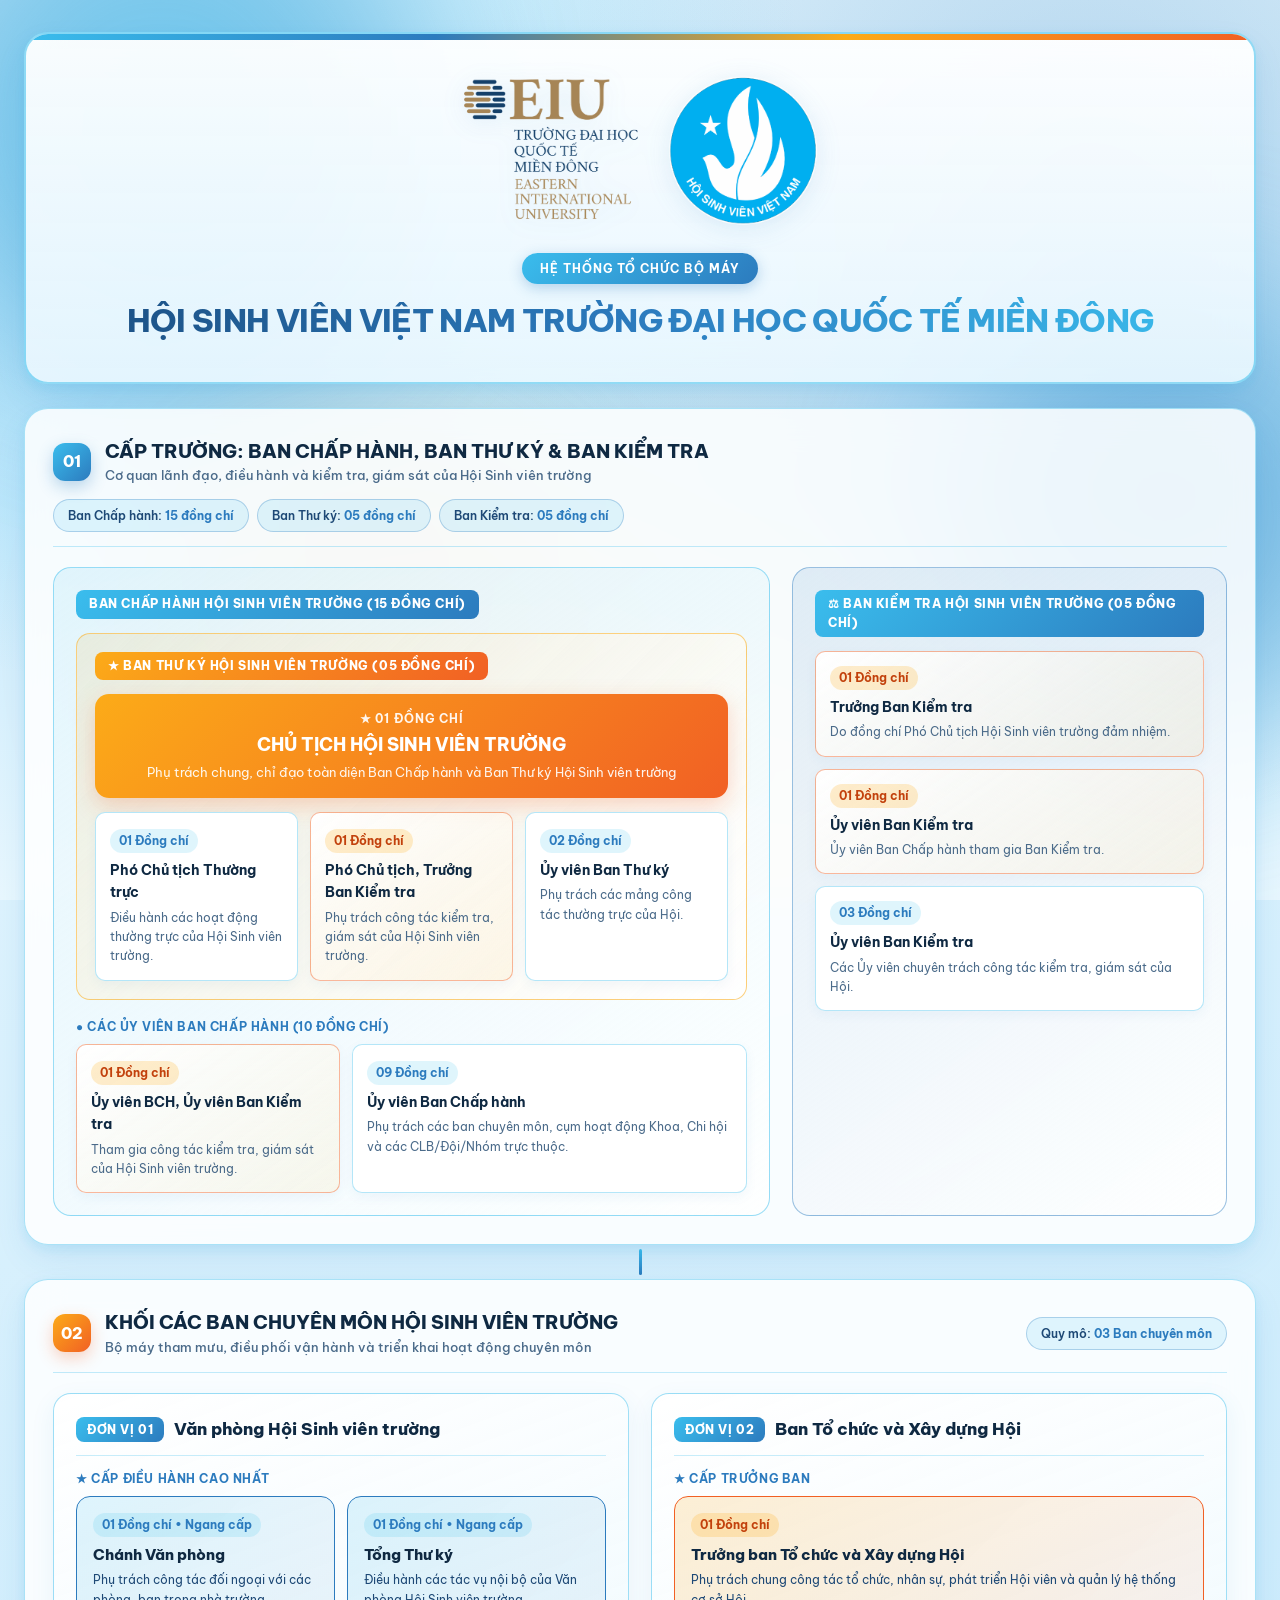
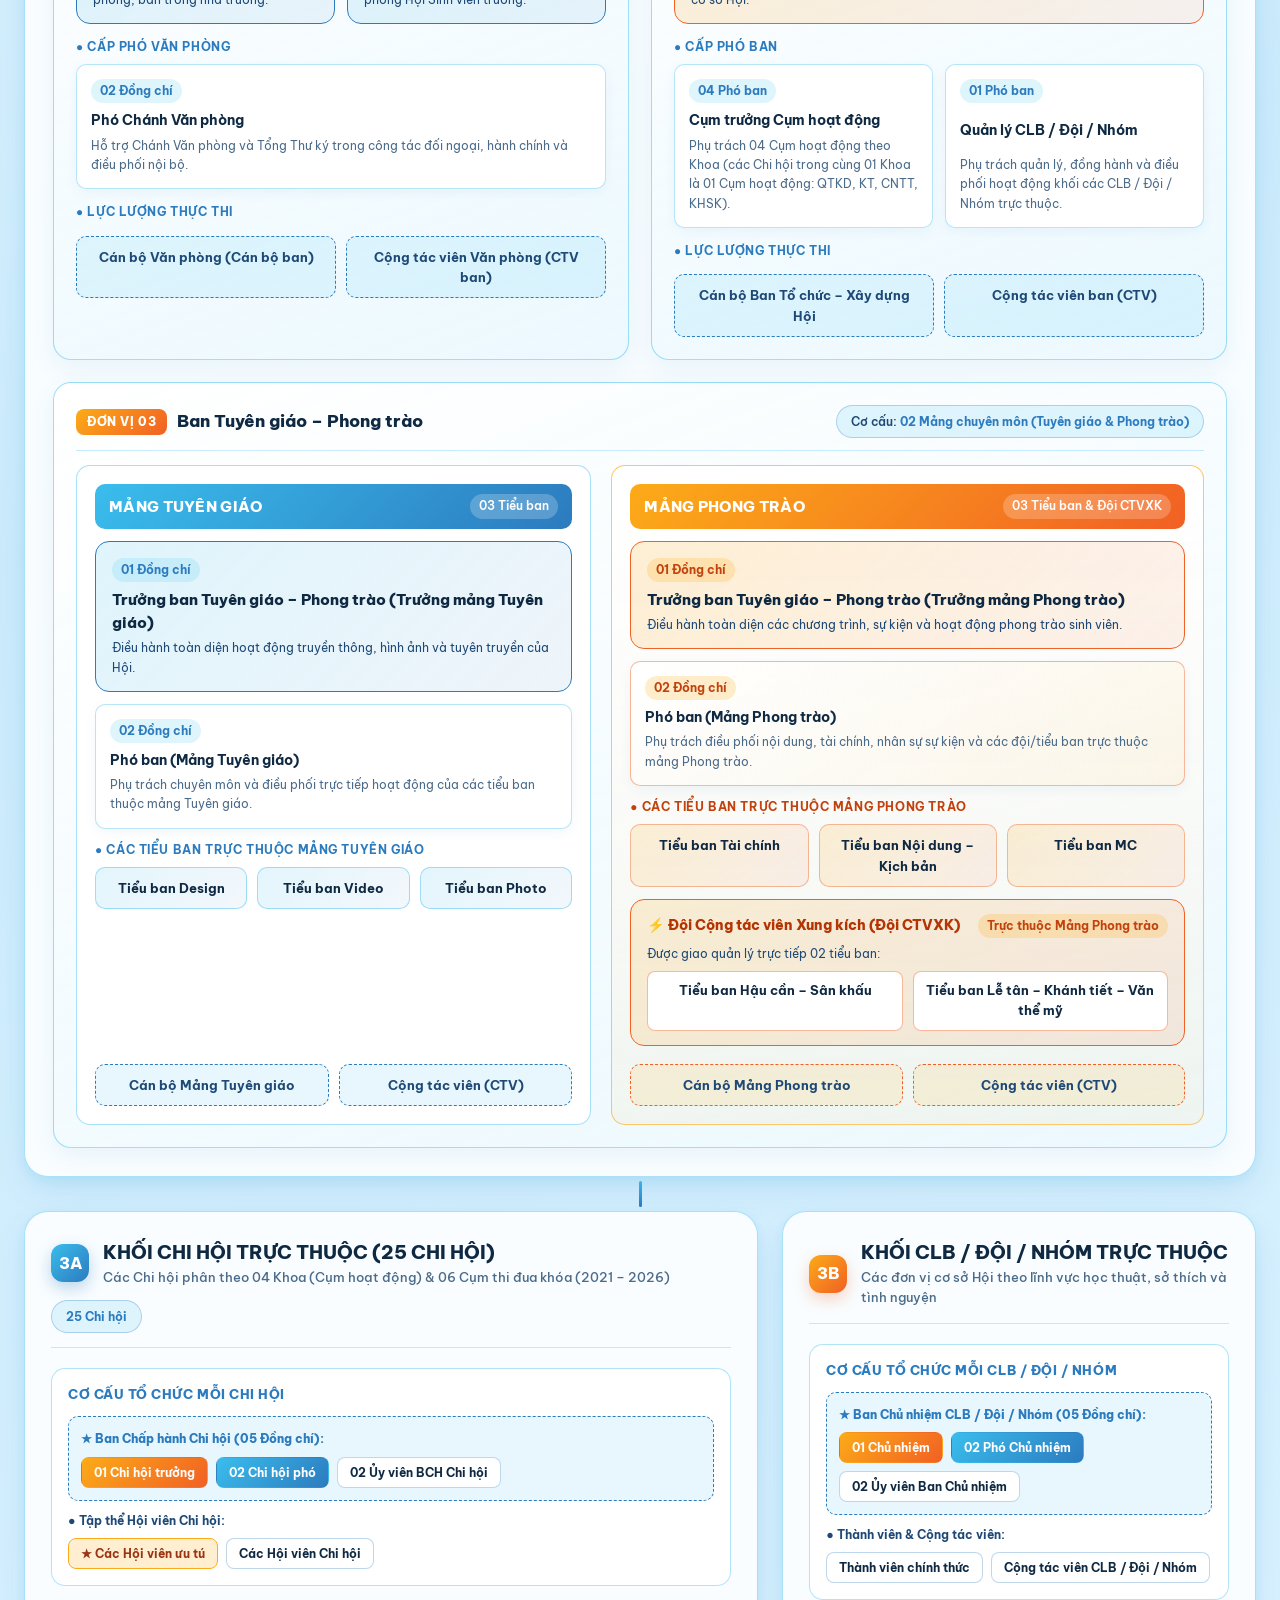
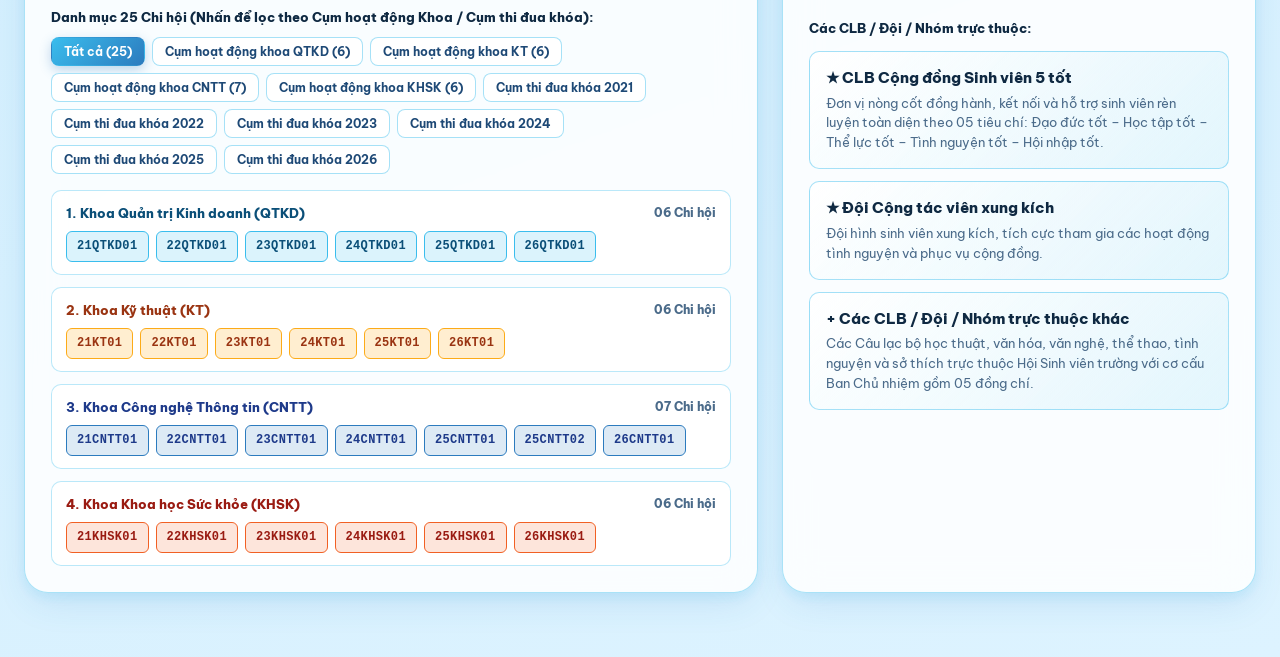
<file: index.html>
<!DOCTYPE html>
<html lang="vi">

<head>
  <meta charset="UTF-8" />
  <meta name="viewport" content="width=device-width, initial-scale=1.0" />
  <title>Cổng thông tin điện tử của Hội Sinh viên Trường Đại học Quốc tế Miền Đông</title>
  <link rel="preconnect" href="https://fonts.googleapis.com">
  <link rel="preconnect" href="https://fonts.gstatic.com" crossorigin>
  <link
    href="https://fonts.googleapis.com/css2?family=Be+Vietnam+Pro:ital,wght@0,300;0,400;0,500;0,600;0,700;0,800;1,400&display=swap"
    rel="stylesheet">
  <link rel="stylesheet" href="css/style.css" />
</head>

<body>

  <div class="ambient-bg">
    <div class="orb orb-1"></div>
    <div class="orb orb-2"></div>
    <div class="orb orb-3"></div>
  </div>

  <div class="container">

    <header class="glass header-card">
      <div class="logo-wrapper">
        <img src="img/logo-eiu-hsv.png" alt="Logo Hội Sinh viên Trường Đại học Quốc tế Miền Đông">
      </div>
      <div class="org-badge">Hệ thống Tổ chức Bộ máy</div>
      <h1>HỘI SINH VIÊN VIỆT NAM TRƯỜNG ĐẠI HỌC QUỐC TẾ MIỀN ĐÔNG</h1>
    </header>

    <section class="glass level-1-wrapper">
      <div class="level-banner">
        <div class="level-title">
          <div class="level-number">01</div>
          <div>
            <h2>CẤP TRƯỜNG: BAN CHẤP HÀNH, BAN THƯ KÝ & BAN KIỂM TRA</h2>
            <span>Cơ quan lãnh đạo, điều hành và kiểm tra, giám sát của Hội Sinh viên trường</span>
          </div>
        </div>
        <div style="display: flex; gap: 8px; flex-wrap: wrap;">
          <span class="stat-chip">Ban Chấp hành: <strong>15 đồng chí</strong></span>
          <span class="stat-chip">Ban Thư ký: <strong>05 đồng chí</strong></span>
          <span class="stat-chip">Ban Kiểm tra: <strong>05 đồng chí</strong></span>
        </div>
      </div>

      <div class="leadership-grid">

        <div class="bch-container">
          <span class="box-badge badge-sky">Ban Chấp hành Hội Sinh viên trường (15 Đồng chí)</span>

          <div class="btk-nested-box">
            <span class="box-badge badge-warm">★ Ban Thư ký Hội Sinh viên trường (05 Đồng chí)</span>

            <div class="president-card glass-interactive">
              <span class="role-crown">★ 01 Đồng chí</span>
              <h4>CHỦ TỊCH HỘI SINH VIÊN TRƯỜNG</h4>
              <p>Phụ trách chung, chỉ đạo toàn diện Ban Chấp hành và Ban Thư ký Hội Sinh viên trường</p>
            </div>

            <div class="btk-subgrid">
              <div class="role-card glass-interactive">
                <div>
                  <span class="role-count">01 Đồng chí</span>
                  <h5>Phó Chủ tịch Thường trực</h5>
                  <p>Điều hành các hoạt động thường trực của Hội Sinh viên trường.</p>
                </div>
              </div>

              <div class="role-card warm-accent glass-interactive">
                <div>
                  <span class="role-count warm">01 Đồng chí</span>
                  <h5>Phó Chủ tịch, Trưởng Ban Kiểm tra</h5>
                  <p>Phụ trách công tác kiểm tra, giám sát của Hội Sinh viên trường.</p>
                </div>
              </div>

              <div class="role-card glass-interactive">
                <div>
                  <span class="role-count">02 Đồng chí</span>
                  <h5>Ủy viên Ban Thư ký</h5>
                  <p>Phụ trách các mảng công tác thường trực của Hội.</p>
                </div>
              </div>
            </div>
          </div>

          <div class="tier-label">● Các Ủy viên Ban Chấp hành (10 Đồng chí)</div>
          <div class="bch-remaining-grid">
            <div class="role-card warm-accent glass-interactive">
              <div>
                <span class="role-count warm">01 Đồng chí</span>
                <h5>Ủy viên BCH, Ủy viên Ban Kiểm tra</h5>
                <p>Tham gia công tác kiểm tra, giám sát của Hội Sinh viên trường.</p>
              </div>
            </div>

            <div class="role-card glass-interactive">
              <div>
                <span class="role-count">09 Đồng chí</span>
                <h5>Ủy viên Ban Chấp hành</h5>
                <p>Phụ trách các ban chuyên môn, cụm hoạt động Khoa, Chi hội và các CLB/Đội/Nhóm trực thuộc.</p>
              </div>
            </div>
          </div>
        </div>

        <div class="bkt-container">
          <span class="box-badge badge-sky">⚖ Ban Kiểm tra Hội Sinh viên trường (05 Đồng chí)</span>

          <div class="bkt-stack">
            <div class="role-card warm-accent glass-interactive">
              <span class="role-count warm">01 Đồng chí</span>
              <h5>Trưởng Ban Kiểm tra</h5>
              <p>Do đồng chí Phó Chủ tịch Hội Sinh viên trường đảm nhiệm.</p>
            </div>

            <div class="role-card warm-accent glass-interactive">
              <span class="role-count warm">01 Đồng chí</span>
              <h5>Ủy viên Ban Kiểm tra</h5>
              <p>Ủy viên Ban Chấp hành tham gia Ban Kiểm tra.</p>
            </div>

            <div class="role-card glass-interactive">
              <span class="role-count">03 Đồng chí</span>
              <h5>Ủy viên Ban Kiểm tra</h5>
              <p>Các Ủy viên chuyên trách công tác kiểm tra, giám sát của Hội.</p>
            </div>
          </div>
        </div>

      </div>
    </section>

    <div class="tree-connector">
      <div class="tree-line"></div>
    </div>

    <section class="glass support-section">
      <div class="level-banner">
        <div class="level-title">
          <div class="level-number warm">02</div>
          <div>
            <h2>KHỐI CÁC BAN CHUYÊN MÔN HỘI SINH VIÊN TRƯỜNG</h2>
            <span>Bộ máy tham mưu, điều phối vận hành và triển khai hoạt động chuyên môn</span>
          </div>
        </div>
        <span class="stat-chip">Quy mô: <strong>03 Ban chuyên môn</strong></span>
      </div>

      <div class="dept-top-grid">

        <div class="dept-card glass-interactive">
          <div class="dept-header">
            <div class="dept-header-left">
              <span class="dept-badge">Đơn vị 01</span>
              <h3>Văn phòng Hội Sinh viên trường</h3>
            </div>
          </div>

          <div>
            <div class="tier-label">★ Cấp điều hành cao nhất</div>
            <div class="co-leaders-grid">
              <div class="leader-box">
                <span class="role-count">01 Đồng chí • Ngang cấp</span>
                <h4>Chánh Văn phòng</h4>
                <p>Phụ trách công tác đối ngoại với các phòng, ban trong nhà trường.</p>
              </div>
              <div class="leader-box">
                <span class="role-count">01 Đồng chí • Ngang cấp</span>
                <h4>Tổng Thư ký</h4>
                <p>Điều hành các tác vụ nội bộ của Văn phòng Hội Sinh viên trường.</p>
              </div>
            </div>
          </div>

          <div>
            <div class="tier-label">● Cấp Phó Văn phòng</div>
            <div class="role-card">
              <span class="role-count">02 Đồng chí</span>
              <h5>Phó Chánh Văn phòng</h5>
              <p>Hỗ trợ Chánh Văn phòng và Tổng Thư ký trong công tác đối ngoại, hành chính và điều phối nội bộ.</p>
            </div>
          </div>

          <div>
            <div class="tier-label">● Lực lượng thực thi</div>
            <div class="member-footer-pills">
              <div class="staff-pill">Cán bộ Văn phòng (Cán bộ ban)</div>
              <div class="staff-pill">Cộng tác viên Văn phòng (CTV ban)</div>
            </div>
          </div>
        </div>

        <div class="dept-card glass-interactive">
          <div class="dept-header">
            <div class="dept-header-left">
              <span class="dept-badge">Đơn vị 02</span>
              <h3>Ban Tổ chức và Xây dựng Hội</h3>
            </div>
          </div>

          <div>
            <div class="tier-label">★ Cấp Trưởng ban</div>
            <div class="leader-box warm">
              <span class="role-count warm">01 Đồng chí</span>
              <h4>Trưởng ban Tổ chức và Xây dựng Hội</h4>
              <p>Phụ trách chung công tác tổ chức, nhân sự, phát triển Hội viên và quản lý hệ thống cơ sở Hội.</p>
            </div>
          </div>

          <div>
            <div class="tier-label">● Cấp Phó ban</div>
            <div class="deputy-grid-2">
              <div class="role-card">
                <span class="role-count">04 Phó ban</span>
                <h5>Cụm trưởng Cụm hoạt động</h5>
                <p>Phụ trách 04 Cụm hoạt động theo Khoa (các Chi hội trong cùng 01 Khoa là 01 Cụm hoạt động: QTKD, KT,
                  CNTT, KHSK).</p>
              </div>
              <div class="role-card">
                <span class="role-count">01 Phó ban</span>
                <h5>Quản lý CLB / Đội / Nhóm</h5>
                <p>Phụ trách quản lý, đồng hành và điều phối hoạt động khối các CLB / Đội / Nhóm trực thuộc.</p>
              </div>
            </div>
          </div>

          <div>
            <div class="tier-label">● Lực lượng thực thi</div>
            <div class="member-footer-pills">
              <div class="staff-pill">Cán bộ Ban Tổ chức – Xây dựng Hội</div>
              <div class="staff-pill">Cộng tác viên ban (CTV)</div>
            </div>
          </div>
        </div>

      </div>

      <div class="dept-card">
        <div class="dept-header">
          <div class="dept-header-left">
            <span class="dept-badge warm">Đơn vị 03</span>
            <h3>Ban Tuyên giáo – Phong trào</h3>
          </div>
          <span class="stat-chip">Cơ cấu: <strong>02 Mảng chuyên môn (Tuyên giáo & Phong trào)</strong></span>
        </div>

        <div class="tgpt-wings-grid">

          <div class="wing-box">
            <div class="wing-header">
              <h4>MẢNG TUYÊN GIÁO</h4>
              <span>03 Tiểu ban</span>
            </div>

            <div class="leader-box">
              <span class="role-count">01 Đồng chí</span>
              <h4>Trưởng ban Tuyên giáo – Phong trào (Trưởng mảng Tuyên giáo)</h4>
              <p>Điều hành toàn diện hoạt động truyền thông, hình ảnh và tuyên truyền của Hội.</p>
            </div>

            <div class="role-card">
              <span class="role-count">02 Đồng chí</span>
              <h5>Phó ban (Mảng Tuyên giáo)</h5>
              <p>Phụ trách chuyên môn và điều phối trực tiếp hoạt động của các tiểu ban thuộc mảng Tuyên giáo.</p>
            </div>

            <div>
              <div class="tier-label">● Các Tiểu ban trực thuộc Mảng Tuyên giáo</div>
              <div class="subteam-grid-3">
                <div class="subteam-chip">Tiểu ban Design</div>
                <div class="subteam-chip">Tiểu ban Video</div>
                <div class="subteam-chip">Tiểu ban Photo</div>
              </div>
            </div>

            <div class="member-footer-pills" style="margin-top: auto;">
              <div class="staff-pill">Cán bộ Mảng Tuyên giáo</div>
              <div class="staff-pill">Cộng tác viên (CTV)</div>
            </div>
          </div>

          <div class="wing-box movement">
            <div class="wing-header warm">
              <h4>MẢNG PHONG TRÀO</h4>
              <span>03 Tiểu ban & Đội CTVXK</span>
            </div>

            <div class="leader-box warm">
              <span class="role-count warm">01 Đồng chí</span>
              <h4>Trưởng ban Tuyên giáo – Phong trào (Trưởng mảng Phong trào)</h4>
              <p>Điều hành toàn diện các chương trình, sự kiện và hoạt động phong trào sinh viên.</p>
            </div>

            <div class="role-card warm-accent">
              <span class="role-count warm">02 Đồng chí</span>
              <h5>Phó ban (Mảng Phong trào)</h5>
              <p>Phụ trách điều phối nội dung, tài chính, nhân sự sự kiện và các đội/tiểu ban trực thuộc mảng Phong
                trào.</p>
            </div>

            <div>
              <div class="tier-label" style="color: #C2410C;">● Các Tiểu ban trực thuộc Mảng Phong trào</div>
              <div class="subteam-grid-3">
                <div class="subteam-chip warm">Tiểu ban Tài chính</div>
                <div class="subteam-chip warm">Tiểu ban Nội dung – Kịch bản</div>
                <div class="subteam-chip warm">Tiểu ban MC</div>
              </div>
            </div>

            <div class="ctvxk-nested-card">
              <div class="ctvxk-title">
                <span>⚡ Đội Cộng tác viên Xung kích (Đội CTVXK)</span>
                <span class="role-count warm" style="margin-bottom: 0;">Trực thuộc Mảng Phong trào</span>
              </div>
              <p style="font-size: 0.78rem; color: var(--text-secondary);">
                Được giao quản lý trực tiếp 02 tiểu ban:
              </p>
              <div class="ctvxk-subteams">
                <div class="ctvxk-subchip">Tiểu ban Hậu cần – Sân khấu</div>
                <div class="ctvxk-subchip">Tiểu ban Lễ tân – Khánh tiết – Văn thể mỹ</div>
              </div>
            </div>

            <div class="member-footer-pills" style="margin-top: auto;">
              <div class="staff-pill" style="border-color: var(--coral-orange); background: rgba(252, 171, 24, 0.12);">
                Cán bộ Mảng Phong trào</div>
              <div class="staff-pill" style="border-color: var(--coral-orange); background: rgba(252, 171, 24, 0.12);">
                Cộng tác viên (CTV)</div>
            </div>
          </div>

        </div>
      </div>
    </section>

    <div class="tree-connector">
      <div class="tree-line"></div>
    </div>

    <section class="grassroots-grid">

      <div class="glass grassroots-panel">
        <div class="level-banner">
          <div class="level-title">
            <div class="level-number">3A</div>
            <div>
              <h2>KHỐI CHI HỘI TRỰC THUỘC (25 CHI HỘI)</h2>
              <span>Các Chi hội phân theo 04 Khoa (Cụm hoạt động) & 06 Cụm thi đua khóa (2021 – 2026)</span>
            </div>
          </div>
          <span class="stat-chip"><strong>25 Chi hội</strong></span>
        </div>

        <div class="anatomy-box">
          <div class="anatomy-title">Cơ cấu tổ chức mỗi Chi hội</div>

          <div class="anatomy-bch-box">
            <div style="font-size: 0.78rem; font-weight: 800; color: var(--ocean-blue);">
              ★ Ban Chấp hành Chi hội (05 Đồng chí):
            </div>
            <div class="anatomy-pills">
              <span class="pill leader">01 Chi hội trưởng</span>
              <span class="pill deputy">02 Chi hội phó</span>
              <span class="pill">02 Ủy viên BCH Chi hội</span>
            </div>
          </div>

          <div style="font-size: 0.78rem; font-weight: 700; color: var(--text-secondary); margin-bottom: 6px;">
            ● Tập thể Hội viên Chi hội:
          </div>
          <div class="anatomy-pills">
            <span class="pill elite">★ Các Hội viên ưu tú</span>
            <span class="pill">Các Hội viên Chi hội</span>
          </div>
        </div>

        <div style="margin-bottom: 8px;">
          <span style="font-size: 0.82rem; font-weight: 800; color: var(--text-primary);">Danh mục 25 Chi hội (Nhấn để
            lọc theo Cụm hoạt động Khoa / Cụm thi đua khóa):</span>
        </div>

        <div class="filter-controls" id="filterBar">
          <button class="filter-btn active" data-filter="all">Tất cả (25)</button>
          <button class="filter-btn" data-filter="QTKD">Cụm hoạt động khoa QTKD (6)</button>
          <button class="filter-btn" data-filter="KT">Cụm hoạt động khoa KT (6)</button>
          <button class="filter-btn" data-filter="CNTT">Cụm hoạt động khoa CNTT (7)</button>
          <button class="filter-btn" data-filter="KHSK">Cụm hoạt động khoa KHSK (6)</button>
          <button class="filter-btn cohort-btn" data-filter="21">Cụm thi đua khóa 2021</button>
          <button class="filter-btn cohort-btn" data-filter="22">Cụm thi đua khóa 2022</button>
          <button class="filter-btn cohort-btn" data-filter="23">Cụm thi đua khóa 2023</button>
          <button class="filter-btn cohort-btn" data-filter="24">Cụm thi đua khóa 2024</button>
          <button class="filter-btn cohort-btn" data-filter="25">Cụm thi đua khóa 2025</button>
          <button class="filter-btn cohort-btn" data-filter="26">Cụm thi đua khóa 2026</button>
        </div>

        <div class="faculty-group">
          <div class="faculty-header">
            <span style="color: #0B4F78;">1. Khoa Quản trị Kinh doanh (QTKD)</span>
            <span style="font-size: 0.75rem; color: var(--text-muted);">06 Chi hội</span>
          </div>
          <div class="chi-hoi-chips">
            <span class="ch-chip qtkd" data-faculty="QTKD" data-cohort="21">21QTKD01</span>
            <span class="ch-chip qtkd" data-faculty="QTKD" data-cohort="22">22QTKD01</span>
            <span class="ch-chip qtkd" data-faculty="QTKD" data-cohort="23">23QTKD01</span>
            <span class="ch-chip qtkd" data-faculty="QTKD" data-cohort="24">24QTKD01</span>
            <span class="ch-chip qtkd" data-faculty="QTKD" data-cohort="25">25QTKD01</span>
            <span class="ch-chip qtkd" data-faculty="QTKD" data-cohort="26">26QTKD01</span>
          </div>
        </div>

        <div class="faculty-group">
          <div class="faculty-header">
            <span style="color: #9A3412;">2. Khoa Kỹ thuật (KT)</span>
            <span style="font-size: 0.75rem; color: var(--text-muted);">06 Chi hội</span>
          </div>
          <div class="chi-hoi-chips">
            <span class="ch-chip kt" data-faculty="KT" data-cohort="21">21KT01</span>
            <span class="ch-chip kt" data-faculty="KT" data-cohort="22">22KT01</span>
            <span class="ch-chip kt" data-faculty="KT" data-cohort="23">23KT01</span>
            <span class="ch-chip kt" data-faculty="KT" data-cohort="24">24KT01</span>
            <span class="ch-chip kt" data-faculty="KT" data-cohort="25">25KT01</span>
            <span class="ch-chip kt" data-faculty="KT" data-cohort="26">26KT01</span>
          </div>
        </div>

        <div class="faculty-group">
          <div class="faculty-header">
            <span style="color: #1E3A8A;">3. Khoa Công nghệ Thông tin (CNTT)</span>
            <span style="font-size: 0.75rem; color: var(--text-muted);">07 Chi hội</span>
          </div>
          <div class="chi-hoi-chips">
            <span class="ch-chip cntt" data-faculty="CNTT" data-cohort="21">21CNTT01</span>
            <span class="ch-chip cntt" data-faculty="CNTT" data-cohort="22">22CNTT01</span>
            <span class="ch-chip cntt" data-faculty="CNTT" data-cohort="23">23CNTT01</span>
            <span class="ch-chip cntt" data-faculty="CNTT" data-cohort="24">24CNTT01</span>
            <span class="ch-chip cntt" data-faculty="CNTT" data-cohort="25">25CNTT01</span>
            <span class="ch-chip cntt" data-faculty="CNTT" data-cohort="25">25CNTT02</span>
            <span class="ch-chip cntt" data-faculty="CNTT" data-cohort="26">26CNTT01</span>
          </div>
        </div>

        <div class="faculty-group" style="margin-bottom: 0;">
          <div class="faculty-header">
            <span style="color: #9A1B12;">4. Khoa Khoa học Sức khỏe (KHSK)</span>
            <span style="font-size: 0.75rem; color: var(--text-muted);">06 Chi hội</span>
          </div>
          <div class="chi-hoi-chips">
            <span class="ch-chip khsk" data-faculty="KHSK" data-cohort="21">21KHSK01</span>
            <span class="ch-chip khsk" data-faculty="KHSK" data-cohort="22">22KHSK01</span>
            <span class="ch-chip khsk" data-faculty="KHSK" data-cohort="23">23KHSK01</span>
            <span class="ch-chip khsk" data-faculty="KHSK" data-cohort="24">24KHSK01</span>
            <span class="ch-chip khsk" data-faculty="KHSK" data-cohort="25">25KHSK01</span>
            <span class="ch-chip khsk" data-faculty="KHSK" data-cohort="26">26KHSK01</span>
          </div>
        </div>
      </div>

      <div class="glass grassroots-panel">
        <div class="level-banner">
          <div class="level-title">
            <div class="level-number warm">3B</div>
            <div>
              <h2>KHỐI CLB / ĐỘI / NHÓM TRỰC THUỘC</h2>
              <span>Các đơn vị cơ sở Hội theo lĩnh vực học thuật, sở thích và tình nguyện</span>
            </div>
          </div>
        </div>

        <div class="anatomy-box">
          <div class="anatomy-title">Cơ cấu tổ chức mỗi CLB / Đội / Nhóm</div>

          <div class="anatomy-bch-box">
            <div style="font-size: 0.78rem; font-weight: 800; color: var(--ocean-blue);">
              ★ Ban Chủ nhiệm CLB / Đội / Nhóm (05 Đồng chí):
            </div>
            <div class="anatomy-pills">
              <span class="pill leader">01 Chủ nhiệm</span>
              <span class="pill deputy">02 Phó Chủ nhiệm</span>
              <span class="pill">02 Ủy viên Ban Chủ nhiệm</span>
            </div>
          </div>

          <div style="font-size: 0.78rem; font-weight: 700; color: var(--text-secondary); margin-bottom: 6px;">
            ● Thành viên & Cộng tác viên:
          </div>
          <div class="anatomy-pills">
            <span class="pill">Thành viên chính thức</span>
            <span class="pill">Cộng tác viên CLB / Đội / Nhóm</span>
          </div>
        </div>

        <div style="font-size: 0.82rem; font-weight: 800; color: var(--text-primary); margin-bottom: 10px;">
          Các CLB / Đội / Nhóm trực thuộc:
        </div>

        <div class="clb-list">
          <div class="clb-card glass-interactive">
            <h5>★ CLB Cộng đồng Sinh viên 5 tốt</h5>
            <p>Đơn vị nòng cốt đồng hành, kết nối và hỗ trợ sinh viên rèn luyện toàn diện theo 05 tiêu chí: Đạo đức tốt
              – Học tập tốt – Thể lực tốt – Tình nguyện tốt – Hội nhập tốt.</p>
          </div>

          <div class="clb-card glass-interactive">
            <h5>★ Đội Cộng tác viên xung kích</h5>
            <p>Đội hình sinh viên xung kích, tích cực tham gia các hoạt động tình nguyện và phục vụ cộng đồng.</p>
          </div>

          <div class="clb-card glass-interactive">
            <h5>+ Các CLB / Đội / Nhóm trực thuộc khác</h5>
            <p>Các Câu lạc bộ học thuật, văn hóa, văn nghệ, thể thao, tình nguyện và sở thích trực thuộc Hội Sinh viên
              trường với cơ cấu Ban Chủ nhiệm gồm 05 đồng chí.</p>
          </div>
        </div>
      </div>

    </section>

  </div>

  <script src="js/script.js"></script>
</body>

</html>
</file>
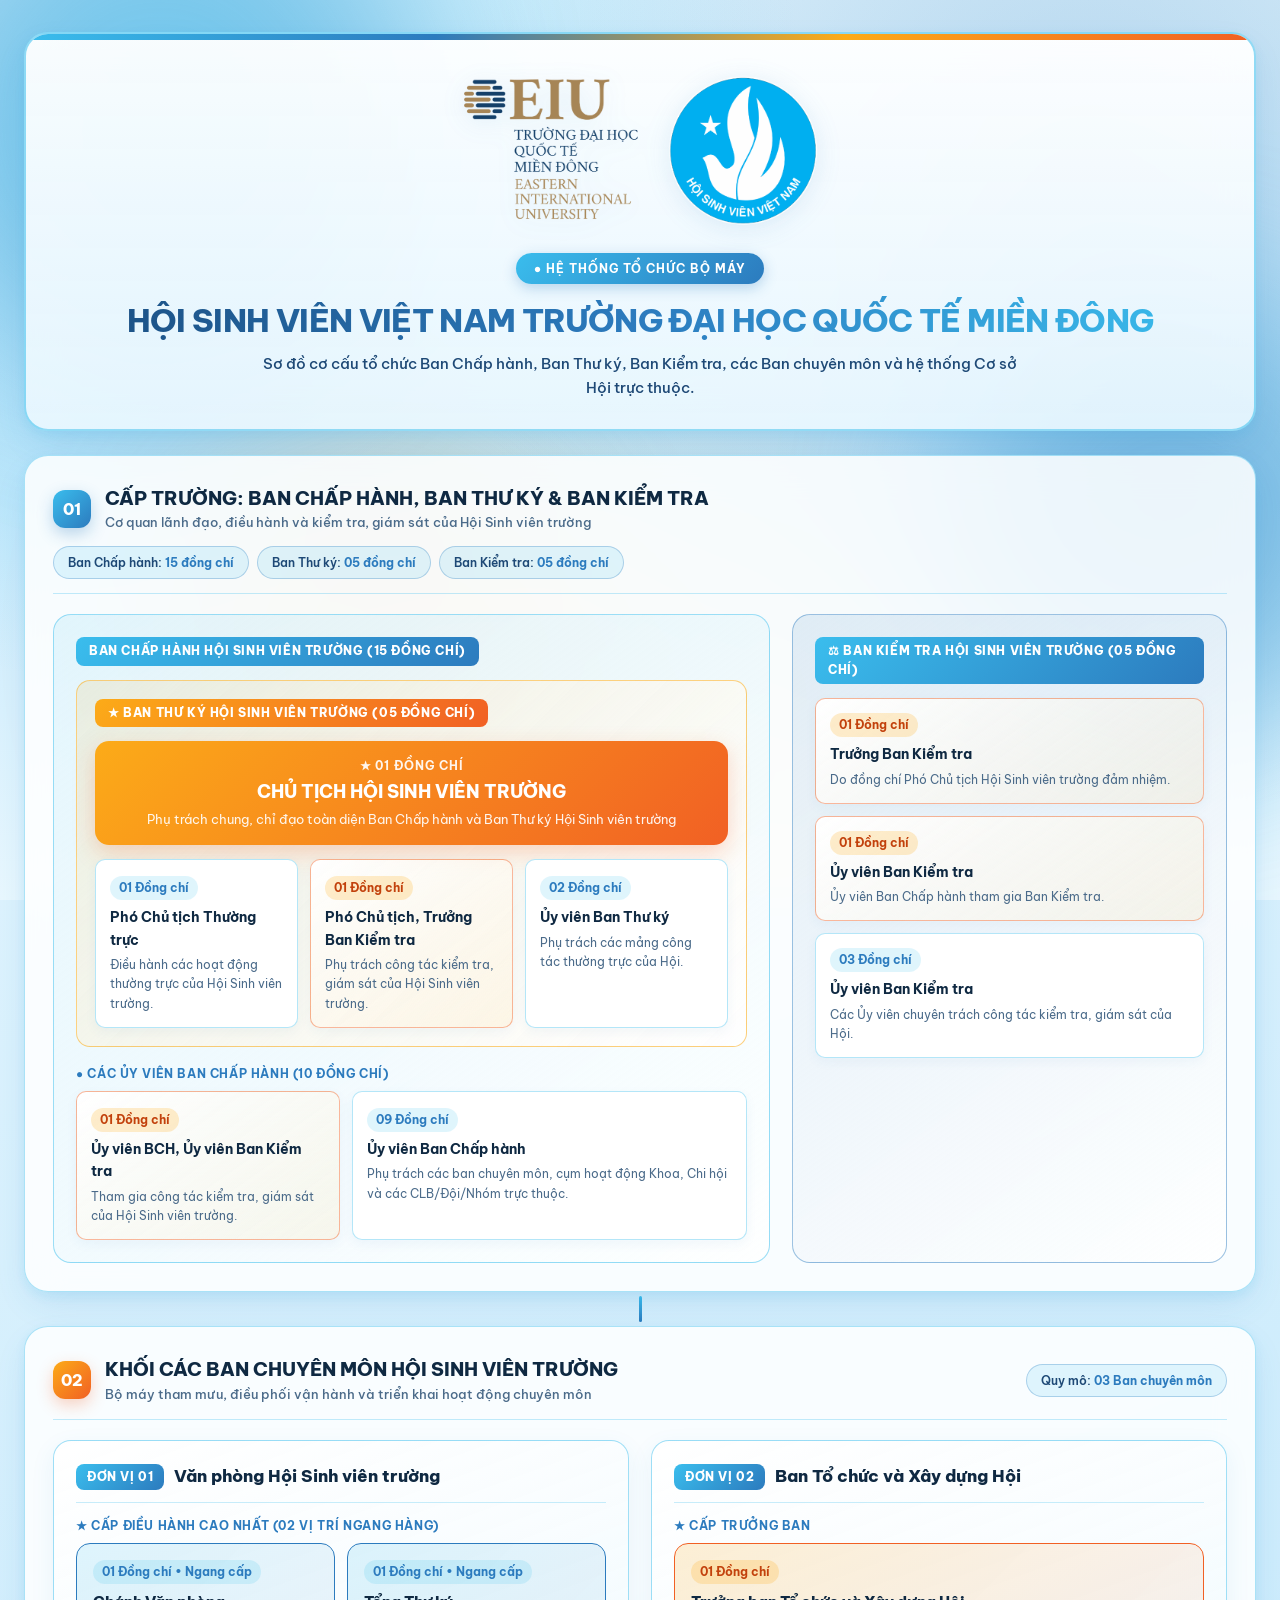
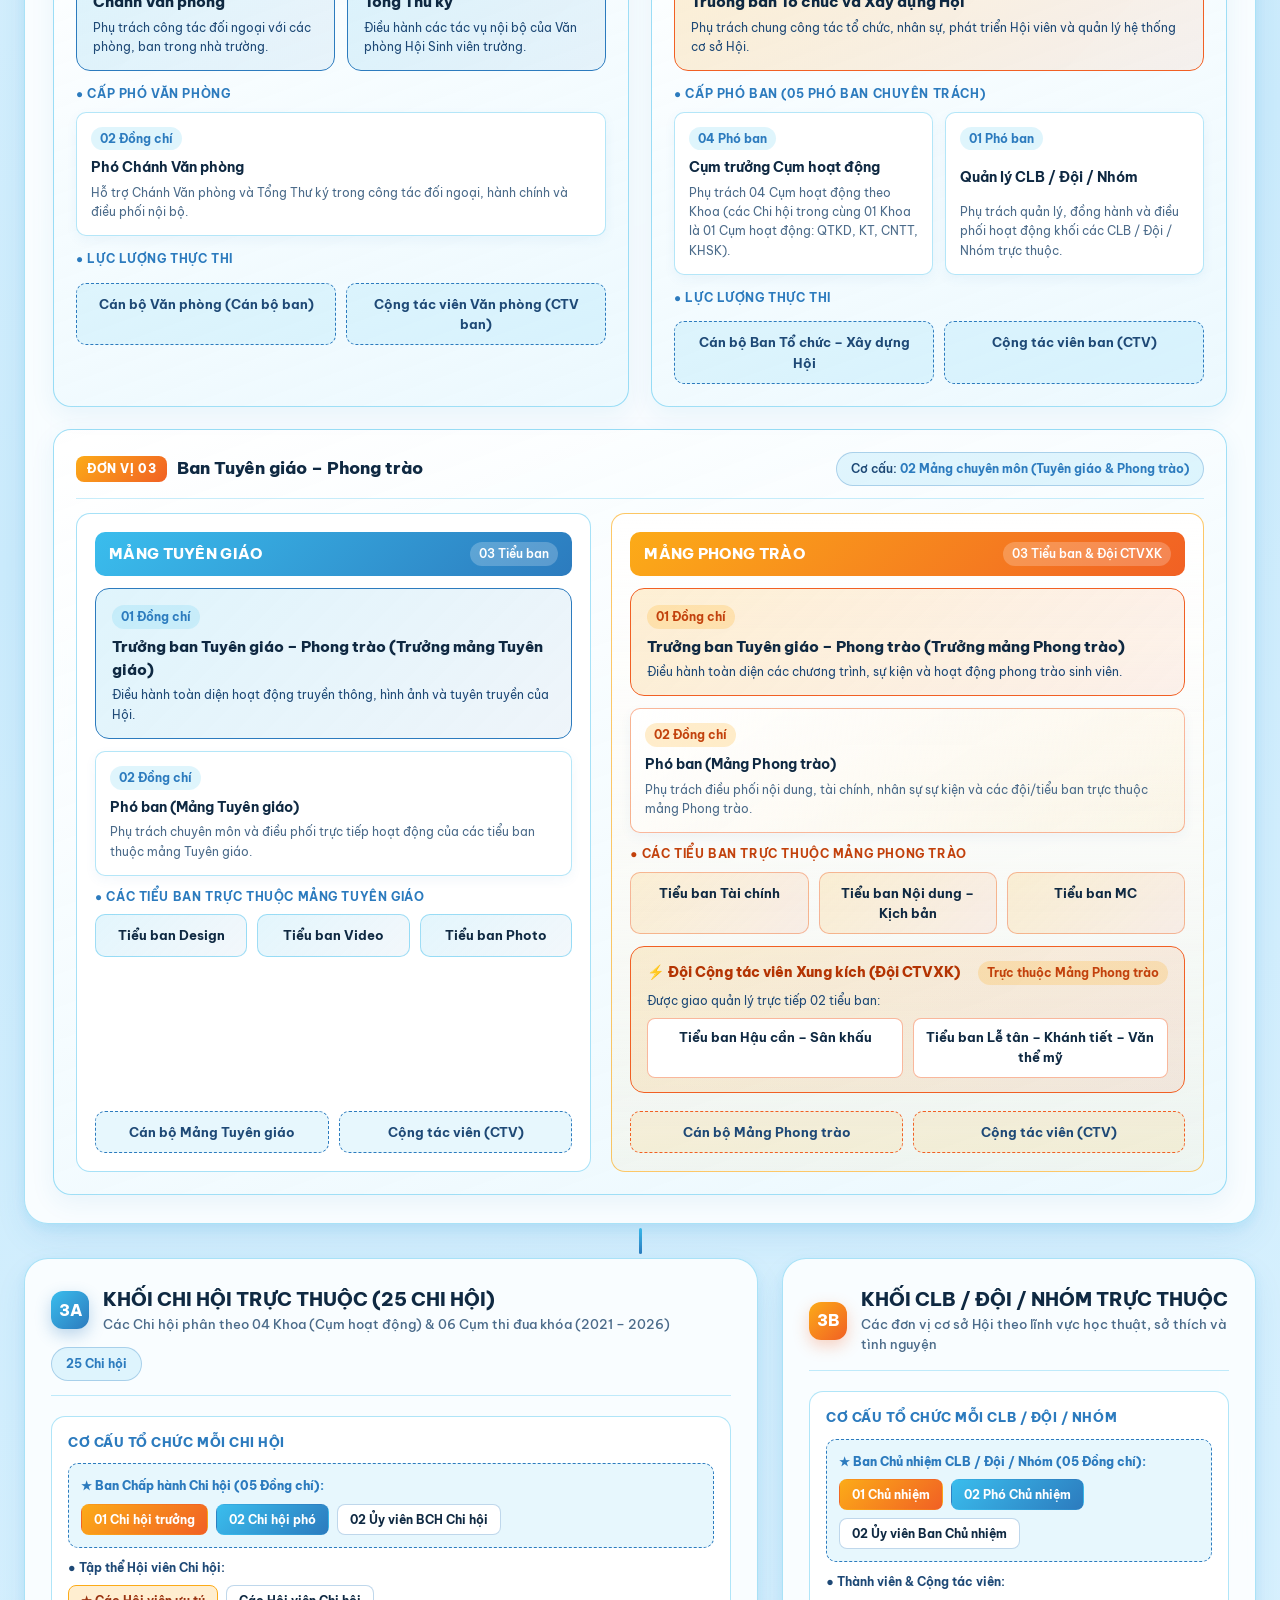
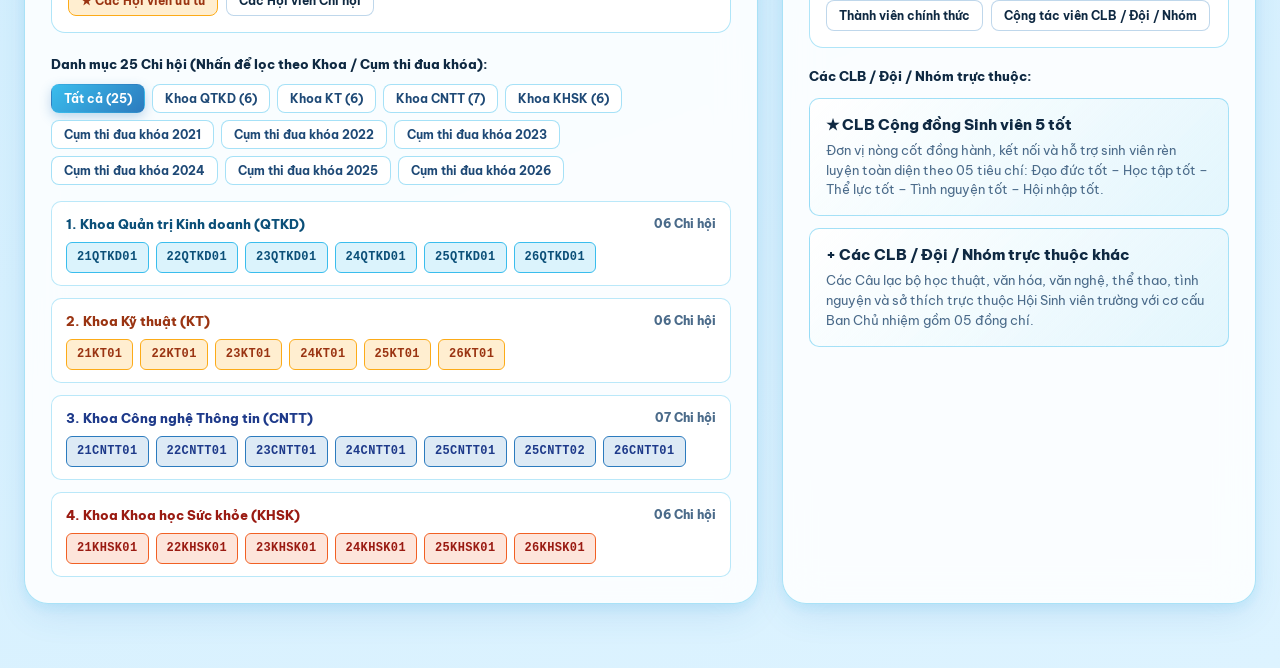
<file: .history/Hệ thống tổ chức HSV trường_20261021142505.html>
<!DOCTYPE html>
<html lang="vi">
<head>
  <meta charset="UTF-8" />
  <meta name="viewport" content="width=device-width, initial-scale=1.0" />
  <title>Sơ Đồ Tổ Chức Hội Sinh Viên Trường ĐH Quốc Tế Miền Đông (HSV EIU)</title>
  <link rel="preconnect" href="https://fonts.googleapis.com">
  <link rel="preconnect" href="https://fonts.gstatic.com" crossorigin>
  <link href="https://fonts.googleapis.com/css2?family=Be+Vietnam+Pro:ital,wght@0,300;0,400;0,500;0,600;0,700;0,800;1,400&display=swap" rel="stylesheet">
  <style>
    :root {
      /* Bảng màu chủ đạo từ thiết kế */
      --sky-cyan: #3ABDED;       /* C:64 M:05 Y:00 K:00 */
      --ocean-blue: #2C7BBE;     /* C:82 M:48 Y:00 K:00 */
      --amber-gold: #FCAB18;     /* C:00 M:37 Y:100 K:00 */
      --coral-orange: #F16024;   /* C:00 M:78 Y:98 K:00 */

      /* Hệ màu nền & chữ tông Xanh bầu trời (Sky Blue Theme) */
      --bg-sky-light: #E8F7FE;
      --bg-sky-mid: #CBEBFC;
      --bg-sky-deep: #B3E2FA;
      --card-glass: rgba(255, 255, 255, 0.86);
      --card-glass-hover: rgba(255, 255, 255, 0.96);
      --card-border: rgba(58, 189, 237, 0.42);
      --card-border-strong: rgba(44, 123, 190, 0.55);

      --text-primary: #0F2942;
      --text-secondary: #1E4976;
      --text-muted: #4B6B8A;

      --grad-sky-ocean: linear-gradient(135deg, #3ABDED 0%, #2C7BBE 100%);
      --grad-ocean-sky: linear-gradient(135deg, #2C7BBE 0%, #3ABDED 100%);
      --grad-amber-coral: linear-gradient(135deg, #FCAB18 0%, #F16024 100%);
      --grad-sky-amber: linear-gradient(135deg, #3ABDED 0%, #2C7BBE 55%, #FCAB18 100%);
      --grad-soft-sky: linear-gradient(145deg, rgba(58, 189, 237, 0.16), rgba(44, 123, 190, 0.08));
      --grad-soft-warm: linear-gradient(145deg, rgba(252, 171, 24, 0.18), rgba(241, 96, 36, 0.10));

      --shadow-soft: 0 14px 36px -8px rgba(44, 123, 190, 0.16), 0 4px 12px rgba(58, 189, 237, 0.12);
      --shadow-hover: 0 18px 42px -6px rgba(44, 123, 190, 0.25);

      --radius-xl: 24px;
      --radius-lg: 18px;
      --radius-md: 14px;
      --radius-sm: 10px;
    }

    * {
      box-sizing: border-box;
      margin: 0;
      padding: 0;
    }

    body {
      font-family: "Be Vietnam Pro", sans-serif;
      background: linear-gradient(160deg, var(--bg-sky-light) 0%, var(--bg-sky-mid) 50%, #DDF3FF 100%);
      color: var(--text-primary);
      min-height: 100vh;
      overflow-x: hidden;
      position: relative;
      line-height: 1.55;
      padding: 32px 24px 64px;
    }

    /* Hiệu ứng nền bầu trời chuyển sắc (Sky Ambient Background) */
    .ambient-bg {
      position: fixed;
      inset: 0;
      z-index: -1;
      overflow: hidden;
      background:
        radial-gradient(circle at 15% 10%, rgba(58, 189, 237, 0.35) 0%, transparent 45%),
        radial-gradient(circle at 85% 20%, rgba(44, 123, 190, 0.25) 0%, transparent 50%),
        radial-gradient(circle at 50% 85%, rgba(252, 171, 24, 0.15) 0%, transparent 45%),
        linear-gradient(180deg, #E3F5FE 0%, #C8EAFC 55%, #E8F7FE 100%);
    }

    .orb {
      position: absolute;
      border-radius: 50%;
      filter: blur(85px);
      opacity: 0.45;
      animation: floatOrb 18s infinite alternate ease-in-out;
    }

    .orb-1 {
      width: 520px;
      height: 520px;
      background: radial-gradient(circle, var(--sky-cyan), var(--ocean-blue));
      top: -140px;
      left: -100px;
    }

    .orb-2 {
      width: 460px;
      height: 460px;
      background: radial-gradient(circle, var(--ocean-blue), var(--sky-cyan));
      top: 32%;
      right: -120px;
      animation-delay: -5s;
    }

    .orb-3 {
      width: 420px;
      height: 420px;
      background: radial-gradient(circle, var(--amber-gold), var(--coral-orange));
      bottom: 5%;
      left: 12%;
      opacity: 0.22;
      animation-delay: -9s;
    }

    @keyframes floatOrb {
      0% { transform: translate(0, 0) scale(1); }
      100% { transform: translate(30px, 40px) scale(1.06); }
    }

    .container {
      max-width: 1400px;
      margin: 0 auto;
    }

    /* Khung Glassmorphism sáng trên nền xanh bầu trời */
    .glass {
      background: var(--card-glass);
      backdrop-filter: blur(18px);
      -webkit-backdrop-filter: blur(18px);
      border: 1.5px solid var(--card-border);
      box-shadow: var(--shadow-soft);
      border-radius: var(--radius-xl);
      position: relative;
      transition: all 0.28s cubic-bezier(0.16, 1, 0.3, 1);
    }

    .glass-interactive:hover {
      transform: translateY(-3px);
      background: var(--card-glass-hover);
      border-color: var(--ocean-blue);
      box-shadow: var(--shadow-hover);
    }

    /* HEADER & LOGO CĂN GIỮA */
    .header-card {
      padding: 32px 36px 30px;
      text-align: center;
      margin-bottom: 24px;
      background: linear-gradient(180deg, rgba(255, 255, 255, 0.95) 0%, rgba(235, 248, 255, 0.9) 100%);
      border: 2px solid rgba(58, 189, 237, 0.55);
      overflow: hidden;
    }

    .header-card::after {
      content: "";
      position: absolute;
      top: 0;
      left: 0;
      right: 0;
      height: 6px;
      background: linear-gradient(90deg, var(--sky-cyan), var(--ocean-blue), var(--amber-gold), var(--coral-orange));
    }

    .logo-wrapper {
      display: flex;
      justify-content: center;
      align-items: center;
      margin-bottom: 16px;
    }

    .logo-wrapper img {
      max-width: 390px;
      width: 100%;
      height: auto;
      object-fit: contain;
      filter: drop-shadow(0 4px 12px rgba(44, 123, 190, 0.12));
    }

    .org-badge {
      display: inline-flex;
      align-items: center;
      gap: 8px;
      padding: 6px 18px;
      border-radius: 999px;
      font-size: 0.78rem;
      font-weight: 700;
      letter-spacing: 0.08em;
      text-transform: uppercase;
      background: var(--grad-sky-ocean);
      color: #ffffff;
      box-shadow: 0 4px 14px rgba(44, 123, 190, 0.3);
      margin-bottom: 12px;
    }

    .header-card h1 {
      font-size: clamp(1.4rem, 2.5vw, 2.15rem);
      font-weight: 800;
      letter-spacing: -0.02em;
      background: linear-gradient(90deg, #1B4F82 0%, var(--ocean-blue) 50%, var(--sky-cyan) 100%);
      -webkit-background-clip: text;
      -webkit-text-fill-color: transparent;
      margin-bottom: 6px;
    }

    .header-card p {
      color: var(--text-secondary);
      font-size: 0.95rem;
      font-weight: 500;
      max-width: 780px;
      margin: 0 auto;
    }

    /* Trục nối giữa các tầng */
    .tree-connector {
      display: flex;
      flex-direction: column;
      align-items: center;
      margin: 4px 0;
    }

    .tree-line {
      width: 3px;
      height: 26px;
      border-radius: 999px;
      background: linear-gradient(to bottom, var(--sky-cyan), var(--ocean-blue));
    }

    /* Banner tiêu đề mỗi tầng */
    .level-banner {
      display: flex;
      align-items: center;
      justify-content: space-between;
      flex-wrap: wrap;
      gap: 12px;
      margin-bottom: 20px;
      padding-bottom: 14px;
      border-bottom: 1.5px solid rgba(58, 189, 237, 0.3);
    }

    .level-title {
      display: flex;
      align-items: center;
      gap: 14px;
    }

    .level-number {
      width: 38px;
      height: 38px;
      border-radius: 12px;
      background: var(--grad-sky-ocean);
      color: #ffffff;
      font-weight: 800;
      font-size: 1rem;
      display: flex;
      align-items: center;
      justify-content: center;
      box-shadow: 0 6px 16px rgba(44, 123, 190, 0.3);
      flex-shrink: 0;
    }

    .level-number.warm {
      background: var(--grad-amber-coral);
      box-shadow: 0 6px 16px rgba(241, 96, 36, 0.28);
    }

    .level-title h2 {
      font-size: 1.18rem;
      font-weight: 800;
      color: var(--text-primary);
    }

    .level-title span {
      font-size: 0.83rem;
      color: var(--text-muted);
      display: block;
      font-weight: 500;
    }

    .stat-chip {
      padding: 6px 14px;
      border-radius: 999px;
      font-size: 0.78rem;
      font-weight: 600;
      background: rgba(58, 189, 237, 0.14);
      border: 1px solid rgba(44, 123, 190, 0.3);
      color: var(--text-secondary);
    }

    .stat-chip strong {
      color: var(--ocean-blue);
    }

    /* ================================================================= */
    /* TẦNG 1: CẤP TRƯỜNG (BCH, BTK & BKT)                               */
    /* ================================================================= */
    .level-1-wrapper {
      padding: 28px;
    }

    .leadership-grid {
      display: grid;
      grid-template-columns: 1.65fr 1fr;
      gap: 22px;
      align-items: stretch;
    }

    .bch-container {
      padding: 22px;
      border-radius: var(--radius-lg);
      background: linear-gradient(145deg, rgba(58, 189, 237, 0.12), rgba(255, 255, 255, 0.75));
      border: 1.5px solid rgba(58, 189, 237, 0.5);
    }

    .box-badge {
      display: inline-flex;
      align-items: center;
      gap: 6px;
      font-size: 0.75rem;
      font-weight: 800;
      text-transform: uppercase;
      letter-spacing: 0.05em;
      padding: 5px 13px;
      border-radius: 8px;
      margin-bottom: 14px;
    }

    .badge-sky {
      background: var(--grad-sky-ocean);
      color: #ffffff;
    }

    .badge-warm {
      background: var(--grad-amber-coral);
      color: #ffffff;
    }

    .btk-nested-box {
      padding: 18px;
      border-radius: var(--radius-md);
      background: linear-gradient(135deg, rgba(252, 171, 24, 0.12), rgba(255, 255, 255, 0.9));
      border: 1.5px solid rgba(252, 171, 24, 0.55);
      margin-bottom: 18px;
    }

    .president-card {
      padding: 16px 20px;
      border-radius: var(--radius-md);
      background: linear-gradient(135deg, var(--amber-gold) 0%, var(--coral-orange) 100%);
      color: #ffffff;
      text-align: center;
      margin-bottom: 14px;
      box-shadow: 0 8px 22px rgba(241, 96, 36, 0.25);
    }

    .president-card .role-crown {
      font-size: 0.72rem;
      font-weight: 700;
      text-transform: uppercase;
      letter-spacing: 0.08em;
      color: rgba(255, 255, 255, 0.92);
      display: block;
      margin-bottom: 3px;
    }

    .president-card h4 {
      font-size: 1.12rem;
      font-weight: 800;
      color: #ffffff;
    }

    .president-card p {
      font-size: 0.82rem;
      color: rgba(255, 255, 255, 0.92);
      margin-top: 3px;
    }

    .btk-subgrid {
      display: grid;
      grid-template-columns: repeat(3, 1fr);
      gap: 12px;
    }

    .role-card {
      padding: 14px;
      border-radius: var(--radius-sm);
      background: #ffffff;
      border: 1px solid rgba(58, 189, 237, 0.38);
      box-shadow: 0 4px 12px rgba(44, 123, 190, 0.06);
      display: flex;
      flex-direction: column;
      justify-content: space-between;
    }

    .role-card.warm-accent {
      border-color: rgba(241, 96, 36, 0.45);
      background: linear-gradient(145deg, #ffffff, rgba(252, 171, 24, 0.08));
    }

    .role-count {
      display: inline-block;
      font-size: 0.72rem;
      font-weight: 700;
      padding: 3px 9px;
      border-radius: 999px;
      background: rgba(58, 189, 237, 0.16);
      color: var(--ocean-blue);
      width: fit-content;
      margin-bottom: 6px;
    }

    .role-count.warm {
      background: rgba(252, 171, 24, 0.22);
      color: #C2410C;
    }

    .role-card h5 {
      font-size: 0.9rem;
      font-weight: 700;
      color: var(--text-primary);
      margin-bottom: 4px;
    }

    .role-card p {
      font-size: 0.78rem;
      color: var(--text-muted);
    }

    .bch-remaining-grid {
      display: grid;
      grid-template-columns: 1fr 1.5fr;
      gap: 12px;
    }

    .bkt-container {
      padding: 22px;
      border-radius: var(--radius-lg);
      background: linear-gradient(145deg, rgba(44, 123, 190, 0.12), rgba(255, 255, 255, 0.78));
      border: 1.5px solid rgba(44, 123, 190, 0.45);
      display: flex;
      flex-direction: column;
      justify-content: flex-start;
    }

    .bkt-stack {
      display: flex;
      flex-direction: column;
      gap: 12px;
    }

    /* ================================================================= */
    /* TẦNG 2: CÁC BAN CHUYÊN MÔN (THIẾT KẾ CHI TIẾT)                     */
    /* ================================================================= */
    .support-section {
      padding: 28px;
    }

    .dept-top-grid {
      display: grid;
      grid-template-columns: 1fr 1fr;
      gap: 22px;
      margin-bottom: 22px;
    }

    .dept-card {
      padding: 22px;
      border-radius: var(--radius-lg);
      background: linear-gradient(160deg, rgba(255, 255, 255, 0.92), rgba(232, 247, 254, 0.78));
      border: 1.5px solid rgba(58, 189, 237, 0.48);
      box-shadow: 0 8px 24px rgba(44, 123, 190, 0.08);
      display: flex;
      flex-direction: column;
      gap: 14px;
    }

    .dept-header {
      display: flex;
      align-items: center;
      justify-content: space-between;
      flex-wrap: wrap;
      gap: 8px;
      padding-bottom: 12px;
      border-bottom: 1.5px solid rgba(58, 189, 237, 0.28);
    }

    .dept-header-left {
      display: flex;
      align-items: center;
      gap: 10px;
    }

    .dept-badge {
      padding: 4px 11px;
      border-radius: 8px;
      font-size: 0.72rem;
      font-weight: 800;
      text-transform: uppercase;
      letter-spacing: 0.05em;
      background: var(--grad-sky-ocean);
      color: #fff;
    }

    .dept-badge.warm {
      background: var(--grad-amber-coral);
    }

    .dept-header h3 {
      font-size: 1.08rem;
      font-weight: 800;
      color: var(--text-primary);
    }

    .tier-label {
      font-size: 0.74rem;
      font-weight: 700;
      text-transform: uppercase;
      letter-spacing: 0.05em;
      color: var(--ocean-blue);
      margin-bottom: 8px;
      display: flex;
      align-items: center;
      gap: 6px;
    }

    /* Cấp trưởng ngang hàng (Văn phòng) */
    .co-leaders-grid {
      display: grid;
      grid-template-columns: 1fr 1fr;
      gap: 12px;
    }

    .leader-box {
      padding: 14px 16px;
      border-radius: var(--radius-md);
      background: linear-gradient(135deg, rgba(58, 189, 237, 0.16), rgba(44, 123, 190, 0.08));
      border: 1.5px solid var(--ocean-blue);
    }

    .leader-box.warm {
      background: linear-gradient(135deg, rgba(252, 171, 24, 0.18), rgba(241, 96, 36, 0.08));
      border-color: var(--coral-orange);
    }

    .leader-box h4 {
      font-size: 0.94rem;
      font-weight: 800;
      color: var(--text-primary);
      margin-bottom: 4px;
    }

    .leader-box p {
      font-size: 0.78rem;
      color: var(--text-secondary);
    }

    .deputy-grid-2 {
      display: grid;
      grid-template-columns: 1fr 1fr;
      gap: 12px;
    }

    .member-footer-pills {
      display: flex;
      flex-wrap: wrap;
      gap: 10px;
      padding-top: 6px;
    }

    .staff-pill {
      flex: 1;
      min-width: 160px;
      padding: 10px 14px;
      border-radius: var(--radius-sm);
      background: rgba(58, 189, 237, 0.12);
      border: 1px dashed var(--ocean-blue);
      font-size: 0.82rem;
      font-weight: 700;
      color: var(--text-secondary);
      text-align: center;
    }

    /* Ban Tuyên giáo - Phong trào (2 mảng) */
    .tgpt-wings-grid {
      display: grid;
      grid-template-columns: 1fr 1.15fr;
      gap: 20px;
    }

    .wing-box {
      padding: 18px;
      border-radius: var(--radius-md);
      background: #ffffff;
      border: 1.5px solid rgba(58, 189, 237, 0.45);
      display: flex;
      flex-direction: column;
      gap: 12px;
    }

    .wing-box.movement {
      border-color: rgba(252, 171, 24, 0.65);
      background: linear-gradient(180deg, #ffffff 0%, rgba(252, 171, 24, 0.06) 100%);
    }

    .wing-header {
      display: flex;
      align-items: center;
      justify-content: space-between;
      padding: 10px 14px;
      border-radius: var(--radius-sm);
      background: var(--grad-sky-ocean);
      color: #ffffff;
    }

    .wing-header.warm {
      background: var(--grad-amber-coral);
    }

    .wing-header h4 {
      font-size: 0.95rem;
      font-weight: 800;
      letter-spacing: 0.02em;
    }

    .wing-header span {
      font-size: 0.74rem;
      font-weight: 600;
      background: rgba(255, 255, 255, 0.22);
      padding: 3px 9px;
      border-radius: 999px;
    }

    .subteam-grid-3 {
      display: grid;
      grid-template-columns: repeat(3, 1fr);
      gap: 10px;
    }

    .subteam-chip {
      padding: 10px 12px;
      border-radius: var(--radius-sm);
      background: linear-gradient(135deg, rgba(58, 189, 237, 0.14), rgba(44, 123, 190, 0.06));
      border: 1px solid rgba(58, 189, 237, 0.45);
      text-align: center;
      font-size: 0.82rem;
      font-weight: 700;
      color: var(--text-primary);
    }

    .subteam-chip.warm {
      background: linear-gradient(135deg, rgba(252, 171, 24, 0.16), rgba(241, 96, 36, 0.08));
      border-color: rgba(241, 96, 36, 0.4);
    }

    /* Đội CTVXK trực thuộc Mảng Phong trào */
    .ctvxk-nested-card {
      padding: 14px 16px;
      border-radius: var(--radius-md);
      background: linear-gradient(135deg, rgba(252, 171, 24, 0.16), rgba(241, 96, 36, 0.1));
      border: 1.5px solid var(--coral-orange);
    }

    .ctvxk-nested-card .ctvxk-title {
      display: flex;
      align-items: center;
      justify-content: space-between;
      flex-wrap: wrap;
      gap: 6px;
      font-size: 0.88rem;
      font-weight: 800;
      color: #B43403;
      margin-bottom: 6px;
    }

    .ctvxk-subteams {
      display: grid;
      grid-template-columns: 1fr 1fr;
      gap: 10px;
      margin-top: 8px;
    }

    .ctvxk-subchip {
      padding: 9px 12px;
      border-radius: 8px;
      background: #ffffff;
      border: 1px solid rgba(241, 96, 36, 0.45);
      font-size: 0.8rem;
      font-weight: 700;
      color: var(--text-primary);
      text-align: center;
    }

    /* ================================================================= */
    /* TẦNG 3: CÁC CƠ SỞ HỘI TRỰC THUỘC (CHI HỘI & CLB/ĐỘI/NHÓM)          */
    /* ================================================================= */
    .grassroots-grid {
      display: grid;
      grid-template-columns: 1.55fr 1fr;
      gap: 24px;
    }

    .grassroots-panel {
      padding: 26px;
    }

    .anatomy-box {
      padding: 16px;
      border-radius: var(--radius-md);
      background: rgba(255, 255, 255, 0.88);
      border: 1.5px solid rgba(58, 189, 237, 0.4);
      margin-bottom: 18px;
    }

    .anatomy-title {
      font-size: 0.84rem;
      font-weight: 800;
      color: var(--ocean-blue);
      margin-bottom: 10px;
      text-transform: uppercase;
      letter-spacing: 0.04em;
    }

    .anatomy-bch-box {
      padding: 12px;
      border-radius: var(--radius-sm);
      background: rgba(58, 189, 237, 0.12);
      border: 1px dashed var(--ocean-blue);
      margin-bottom: 10px;
    }

    .anatomy-pills {
      display: flex;
      flex-wrap: wrap;
      gap: 8px;
      margin-top: 8px;
    }

    .pill {
      padding: 5px 12px;
      border-radius: 8px;
      font-size: 0.77rem;
      font-weight: 700;
      background: #ffffff;
      border: 1px solid rgba(44, 123, 190, 0.3);
      color: var(--text-primary);
    }

    .pill.leader {
      background: var(--grad-amber-coral);
      border-color: transparent;
      color: #ffffff;
    }

    .pill.deputy {
      background: var(--grad-sky-ocean);
      border-color: transparent;
      color: #ffffff;
    }

    .pill.elite {
      background: rgba(252, 171, 24, 0.2);
      border-color: var(--amber-gold);
      color: #9A3412;
    }

    /* Bộ lọc 25 Chi hội */
    .filter-controls {
      display: flex;
      flex-wrap: wrap;
      gap: 7px;
      margin-bottom: 16px;
    }

    .filter-btn {
      padding: 6px 12px;
      border-radius: 8px;
      font-family: inherit;
      font-size: 0.75rem;
      font-weight: 700;
      color: var(--text-secondary);
      background: #ffffff;
      border: 1px solid rgba(58, 189, 237, 0.45);
      cursor: pointer;
      transition: all 0.2s ease;
    }

    .filter-btn:hover,
    .filter-btn.active {
      background: var(--grad-sky-ocean);
      color: #ffffff;
      border-color: transparent;
      box-shadow: 0 4px 12px rgba(44, 123, 190, 0.3);
    }

    .filter-btn.cohort-btn:hover,
    .filter-btn.cohort-btn.active {
      background: var(--grad-amber-coral);
      color: #ffffff;
      border-color: transparent;
      box-shadow: 0 4px 12px rgba(241, 96, 36, 0.3);
    }

    .faculty-group {
      margin-bottom: 12px;
      padding: 12px 14px;
      border-radius: var(--radius-sm);
      background: rgba(255, 255, 255, 0.85);
      border: 1px solid rgba(58, 189, 237, 0.35);
    }

    .faculty-header {
      display: flex;
      justify-content: space-between;
      align-items: center;
      font-size: 0.82rem;
      font-weight: 800;
      margin-bottom: 8px;
      color: var(--text-primary);
    }

    .chi-hoi-chips {
      display: flex;
      flex-wrap: wrap;
      gap: 7px;
    }

    .ch-chip {
      padding: 5px 10px;
      border-radius: 6px;
      font-size: 0.75rem;
      font-weight: 700;
      font-family: monospace;
      letter-spacing: 0.03em;
      transition: all 0.2s ease;
    }

    .ch-chip.qtkd {
      background: rgba(58, 189, 237, 0.18);
      border: 1px solid var(--sky-cyan);
      color: #0B4F78;
    }

    .ch-chip.kt {
      background: rgba(252, 171, 24, 0.2);
      border: 1px solid var(--amber-gold);
      color: #9A3412;
    }

    .ch-chip.cntt {
      background: rgba(44, 123, 190, 0.16);
      border: 1px solid var(--ocean-blue);
      color: #1E3A8A;
    }

    .ch-chip.khsk {
      background: rgba(241, 96, 36, 0.16);
      border: 1px solid var(--coral-orange);
      color: #9A1B12;
    }

    .ch-chip.dimmed {
      opacity: 0.18;
      transform: scale(0.94);
    }

    .clb-list {
      display: flex;
      flex-direction: column;
      gap: 12px;
      margin-top: 12px;
    }

    .clb-card {
      padding: 15px 16px;
      border-radius: var(--radius-sm);
      background: linear-gradient(135deg, #ffffff 0%, rgba(58, 189, 237, 0.12) 100%);
      border: 1px solid rgba(58, 189, 237, 0.45);
    }

    .clb-card h5 {
      font-size: 0.92rem;
      font-weight: 800;
      color: var(--text-primary);
      margin-bottom: 4px;
    }

    .clb-card p {
      font-size: 0.8rem;
      color: var(--text-muted);
    }

    @media (max-width: 1080px) {
      .leadership-grid,
      .dept-top-grid,
      .tgpt-wings-grid,
      .grassroots-grid {
        grid-template-columns: 1fr;
      }
      .btk-subgrid,
      .bch-remaining-grid,
      .co-leaders-grid,
      .deputy-grid-2,
      .subteam-grid-3,
      .ctvxk-subteams {
        grid-template-columns: 1fr;
      }
    }
  </style>
</head>
<body>

  <!-- Nền Xanh Bầu Trời Phối Gradient -->
  <div class="ambient-bg">
    <div class="orb orb-1"></div>
    <div class="orb orb-2"></div>
    <div class="orb orb-3"></div>
  </div>

  <div class="container">

    <!-- ================================================================= -->
    <!-- HEADER: LOGO CĂN GIỮA & TIÊU ĐỀ                                    -->
    <!-- ================================================================= -->
    <header class="glass header-card">
      <div class="logo-wrapper">
        <img src="[data-uri]" alt="Logo EIU và Hội Sinh Viên Việt Nam" />
      </div>
      <div class="org-badge">● Hệ thống Tổ chức Bộ máy</div>
      <h1>HỘI SINH VIÊN VIỆT NAM TRƯỜNG ĐẠI HỌC QUỐC TẾ MIỀN ĐÔNG</h1>
      <p>
        Sơ đồ cơ cấu tổ chức Ban Chấp hành, Ban Thư ký, Ban Kiểm tra, các Ban chuyên môn và hệ thống Cơ sở Hội trực thuộc.
      </p>
    </header>

    <!-- ================================================================= -->
    <!-- TẦNG 1: CẤP TRƯỜNG (BCH, BTK & BKT)                               -->
    <!-- ================================================================= -->
    <section class="glass level-1-wrapper">
      <div class="level-banner">
        <div class="level-title">
          <div class="level-number">01</div>
          <div>
            <h2>CẤP TRƯỜNG: BAN CHẤP HÀNH, BAN THƯ KÝ & BAN KIỂM TRA</h2>
            <span>Cơ quan lãnh đạo, điều hành và kiểm tra, giám sát của Hội Sinh viên trường</span>
          </div>
        </div>
        <div style="display: flex; gap: 8px; flex-wrap: wrap;">
          <span class="stat-chip">Ban Chấp hành: <strong>15 đồng chí</strong></span>
          <span class="stat-chip">Ban Thư ký: <strong>05 đồng chí</strong></span>
          <span class="stat-chip">Ban Kiểm tra: <strong>05 đồng chí</strong></span>
        </div>
      </div>

      <div class="leadership-grid">

        <!-- KHỐI TRÁI: BAN CHẤP HÀNH (15 Đ/C) & BAN THƯ KÝ (05 Đ/C) -->
        <div class="bch-container">
          <span class="box-badge badge-sky">Ban Chấp hành Hội Sinh viên trường (15 Đồng chí)</span>

          <!-- BAN THƯ KÝ (05 Đ/C) -->
          <div class="btk-nested-box">
            <span class="box-badge badge-warm">★ Ban Thư ký Hội Sinh viên trường (05 Đồng chí)</span>

            <!-- CHỦ TỊCH -->
            <div class="president-card glass-interactive">
              <span class="role-crown">★ 01 Đồng chí</span>
              <h4>CHỦ TỊCH HỘI SINH VIÊN TRƯỜNG</h4>
              <p>Phụ trách chung, chỉ đạo toàn diện Ban Chấp hành và Ban Thư ký Hội Sinh viên trường</p>
            </div>

            <!-- 2 PHÓ CHỦ TỊCH & 2 ỦY VIÊN BTK -->
            <div class="btk-subgrid">
              <div class="role-card glass-interactive">
                <div>
                  <span class="role-count">01 Đồng chí</span>
                  <h5>Phó Chủ tịch Thường trực</h5>
                  <p>Điều hành các hoạt động thường trực của Hội Sinh viên trường.</p>
                </div>
              </div>

              <div class="role-card warm-accent glass-interactive">
                <div>
                  <span class="role-count warm">01 Đồng chí</span>
                  <h5>Phó Chủ tịch, Trưởng Ban Kiểm tra</h5>
                  <p>Phụ trách công tác kiểm tra, giám sát của Hội Sinh viên trường.</p>
                </div>
              </div>

              <div class="role-card glass-interactive">
                <div>
                  <span class="role-count">02 Đồng chí</span>
                  <h5>Ủy viên Ban Thư ký</h5>
                  <p>Phụ trách các mảng công tác thường trực của Hội.</p>
                </div>
              </div>
            </div>
          </div>

          <!-- 10 ỦY VIÊN BCH CÒN LẠI -->
          <div class="tier-label">● Các Ủy viên Ban Chấp hành (10 Đồng chí)</div>
          <div class="bch-remaining-grid">
            <div class="role-card warm-accent glass-interactive">
              <div>
                <span class="role-count warm">01 Đồng chí</span>
                <h5>Ủy viên BCH, Ủy viên Ban Kiểm tra</h5>
                <p>Tham gia công tác kiểm tra, giám sát của Hội Sinh viên trường.</p>
              </div>
            </div>

            <div class="role-card glass-interactive">
              <div>
                <span class="role-count">09 Đồng chí</span>
                <h5>Ủy viên Ban Chấp hành</h5>
                <p>Phụ trách các ban chuyên môn, cụm hoạt động Khoa, Chi hội và các CLB/Đội/Nhóm trực thuộc.</p>
              </div>
            </div>
          </div>
        </div>

        <!-- KHỐI PHẢI: BAN KIỂM TRA (05 Đ/C) -->
        <div class="bkt-container">
          <span class="box-badge badge-sky">⚖ Ban Kiểm tra Hội Sinh viên trường (05 Đồng chí)</span>

          <div class="bkt-stack">
            <div class="role-card warm-accent glass-interactive">
              <span class="role-count warm">01 Đồng chí</span>
              <h5>Trưởng Ban Kiểm tra</h5>
              <p>Do đồng chí Phó Chủ tịch Hội Sinh viên trường đảm nhiệm.</p>
            </div>

            <div class="role-card warm-accent glass-interactive">
              <span class="role-count warm">01 Đồng chí</span>
              <h5>Ủy viên Ban Kiểm tra</h5>
              <p>Ủy viên Ban Chấp hành tham gia Ban Kiểm tra.</p>
            </div>

            <div class="role-card glass-interactive">
              <span class="role-count">03 Đồng chí</span>
              <h5>Ủy viên Ban Kiểm tra</h5>
              <p>Các Ủy viên chuyên trách công tác kiểm tra, giám sát của Hội.</p>
            </div>
          </div>
        </div>

      </div>
    </section>

    <!-- CONNECTOR: TẦNG 1 -> TẦNG 2 -->
    <div class="tree-connector">
      <div class="tree-line"></div>
    </div>

    <!-- ================================================================= -->
    <!-- TẦNG 2: CÁC ĐƠN VỊ CHUYÊN MÔN TRỰC THUỘC (03 BAN CHUYÊN MÔN)      -->
    <!-- ================================================================= -->
    <section class="glass support-section">
      <div class="level-banner">
        <div class="level-title">
          <div class="level-number warm">02</div>
          <div>
            <h2>KHỐI CÁC BAN CHUYÊN MÔN HỘI SINH VIÊN TRƯỜNG</h2>
            <span>Bộ máy tham mưu, điều phối vận hành và triển khai hoạt động chuyên môn</span>
          </div>
        </div>
        <span class="stat-chip">Quy mô: <strong>03 Ban chuyên môn</strong></span>
      </div>

      <!-- HÀNG TRÊN: VĂN PHÒNG & BAN TỔ CHỨC - XÂY DỰNG HỘI -->
      <div class="dept-top-grid">

        <!-- 1. VĂN PHÒNG HỘI SINH VIÊN TRƯỜNG -->
        <div class="dept-card glass-interactive">
          <div class="dept-header">
            <div class="dept-header-left">
              <span class="dept-badge">Đơn vị 01</span>
              <h3>Văn phòng Hội Sinh viên trường</h3>
            </div>
          </div>

          <div>
            <div class="tier-label">★ Cấp điều hành cao nhất (02 vị trí ngang hàng)</div>
            <div class="co-leaders-grid">
              <div class="leader-box">
                <span class="role-count">01 Đồng chí • Ngang cấp</span>
                <h4>Chánh Văn phòng</h4>
                <p>Phụ trách công tác đối ngoại với các phòng, ban trong nhà trường.</p>
              </div>
              <div class="leader-box">
                <span class="role-count">01 Đồng chí • Ngang cấp</span>
                <h4>Tổng Thư ký</h4>
                <p>Điều hành các tác vụ nội bộ của Văn phòng Hội Sinh viên trường.</p>
              </div>
            </div>
          </div>

          <div>
            <div class="tier-label">● Cấp Phó Văn phòng</div>
            <div class="role-card">
              <span class="role-count">02 Đồng chí</span>
              <h5>Phó Chánh Văn phòng</h5>
              <p>Hỗ trợ Chánh Văn phòng và Tổng Thư ký trong công tác đối ngoại, hành chính và điều phối nội bộ.</p>
            </div>
          </div>

          <div>
            <div class="tier-label">● Lực lượng thực thi</div>
            <div class="member-footer-pills">
              <div class="staff-pill">Cán bộ Văn phòng (Cán bộ ban)</div>
              <div class="staff-pill">Cộng tác viên Văn phòng (CTV ban)</div>
            </div>
          </div>
        </div>

        <!-- 2. BAN TỔ CHỨC VÀ XÂY DỰNG HỘI -->
        <div class="dept-card glass-interactive">
          <div class="dept-header">
            <div class="dept-header-left">
              <span class="dept-badge">Đơn vị 02</span>
              <h3>Ban Tổ chức và Xây dựng Hội</h3>
            </div>
          </div>

          <div>
            <div class="tier-label">★ Cấp Trưởng ban</div>
            <div class="leader-box warm">
              <span class="role-count warm">01 Đồng chí</span>
              <h4>Trưởng ban Tổ chức và Xây dựng Hội</h4>
              <p>Phụ trách chung công tác tổ chức, nhân sự, phát triển Hội viên và quản lý hệ thống cơ sở Hội.</p>
            </div>
          </div>

          <div>
            <div class="tier-label">● Cấp Phó ban (05 Phó ban chuyên trách)</div>
            <div class="deputy-grid-2">
              <div class="role-card">
                <span class="role-count">04 Phó ban</span>
                <h5>Cụm trưởng Cụm hoạt động</h5>
                <p>Phụ trách 04 Cụm hoạt động theo Khoa (các Chi hội trong cùng 01 Khoa là 01 Cụm hoạt động: QTKD, KT, CNTT, KHSK).</p>
              </div>
              <div class="role-card">
                <span class="role-count">01 Phó ban</span>
                <h5>Quản lý CLB / Đội / Nhóm</h5>
                <p>Phụ trách quản lý, đồng hành và điều phối hoạt động khối các CLB / Đội / Nhóm trực thuộc.</p>
              </div>
            </div>
          </div>

          <div>
            <div class="tier-label">● Lực lượng thực thi</div>
            <div class="member-footer-pills">
              <div class="staff-pill">Cán bộ Ban Tổ chức – Xây dựng Hội</div>
              <div class="staff-pill">Cộng tác viên ban (CTV)</div>
            </div>
          </div>
        </div>

      </div>

      <!-- HÀNG DƯỚI: 3. BAN TUYÊN GIÁO - PHONG TRÀO (2 MẢNG) -->
      <div class="dept-card">
        <div class="dept-header">
          <div class="dept-header-left">
            <span class="dept-badge warm">Đơn vị 03</span>
            <h3>Ban Tuyên giáo – Phong trào</h3>
          </div>
          <span class="stat-chip">Cơ cấu: <strong>02 Mảng chuyên môn (Tuyên giáo & Phong trào)</strong></span>
        </div>

        <div class="tgpt-wings-grid">

          <!-- MẢNG 1: MẢNG TUYÊN GIÁO -->
          <div class="wing-box">
            <div class="wing-header">
              <h4>MẢNG TUYÊN GIÁO</h4>
              <span>03 Tiểu ban</span>
            </div>

            <div class="leader-box">
              <span class="role-count">01 Đồng chí</span>
              <h4>Trưởng ban Tuyên giáo – Phong trào (Trưởng mảng Tuyên giáo)</h4>
              <p>Điều hành toàn diện hoạt động truyền thông, hình ảnh và tuyên truyền của Hội.</p>
            </div>

            <div class="role-card">
              <span class="role-count">02 Đồng chí</span>
              <h5>Phó ban (Mảng Tuyên giáo)</h5>
              <p>Phụ trách chuyên môn và điều phối trực tiếp hoạt động của các tiểu ban thuộc mảng Tuyên giáo.</p>
            </div>

            <div>
              <div class="tier-label">● Các Tiểu ban trực thuộc Mảng Tuyên giáo</div>
              <div class="subteam-grid-3">
                <div class="subteam-chip">Tiểu ban Design</div>
                <div class="subteam-chip">Tiểu ban Video</div>
                <div class="subteam-chip">Tiểu ban Photo</div>
              </div>
            </div>

            <div class="member-footer-pills" style="margin-top: auto;">
              <div class="staff-pill">Cán bộ Mảng Tuyên giáo</div>
              <div class="staff-pill">Cộng tác viên (CTV)</div>
            </div>
          </div>

          <!-- MẢNG 2: MẢNG PHONG TRÀO -->
          <div class="wing-box movement">
            <div class="wing-header warm">
              <h4>MẢNG PHONG TRÀO</h4>
              <span>03 Tiểu ban & Đội CTVXK</span>
            </div>

            <div class="leader-box warm">
              <span class="role-count warm">01 Đồng chí</span>
              <h4>Trưởng ban Tuyên giáo – Phong trào (Trưởng mảng Phong trào)</h4>
              <p>Điều hành toàn diện các chương trình, sự kiện và hoạt động phong trào sinh viên.</p>
            </div>

            <div class="role-card warm-accent">
              <span class="role-count warm">02 Đồng chí</span>
              <h5>Phó ban (Mảng Phong trào)</h5>
              <p>Phụ trách điều phối nội dung, tài chính, nhân sự sự kiện và các đội/tiểu ban trực thuộc mảng Phong trào.</p>
            </div>

            <div>
              <div class="tier-label" style="color: #C2410C;">● Các Tiểu ban trực thuộc Mảng Phong trào</div>
              <div class="subteam-grid-3">
                <div class="subteam-chip warm">Tiểu ban Tài chính</div>
                <div class="subteam-chip warm">Tiểu ban Nội dung – Kịch bản</div>
                <div class="subteam-chip warm">Tiểu ban MC</div>
              </div>
            </div>

            <!-- ĐỘI CTVXK TRỰC THUỘC MẢNG PHONG TRÀO -->
            <div class="ctvxk-nested-card">
              <div class="ctvxk-title">
                <span>⚡ Đội Cộng tác viên Xung kích (Đội CTVXK)</span>
                <span class="role-count warm" style="margin-bottom: 0;">Trực thuộc Mảng Phong trào</span>
              </div>
              <p style="font-size: 0.78rem; color: var(--text-secondary);">
                Được giao quản lý trực tiếp 02 tiểu ban:
              </p>
              <div class="ctvxk-subteams">
                <div class="ctvxk-subchip">Tiểu ban Hậu cần – Sân khấu</div>
                <div class="ctvxk-subchip">Tiểu ban Lễ tân – Khánh tiết – Văn thể mỹ</div>
              </div>
            </div>

            <div class="member-footer-pills" style="margin-top: auto;">
              <div class="staff-pill" style="border-color: var(--coral-orange); background: rgba(252, 171, 24, 0.12);">Cán bộ Mảng Phong trào</div>
              <div class="staff-pill" style="border-color: var(--coral-orange); background: rgba(252, 171, 24, 0.12);">Cộng tác viên (CTV)</div>
            </div>
          </div>

        </div>
      </div>
    </section>

    <!-- CONNECTOR: TẦNG 2 -> TẦNG 3 -->
    <div class="tree-connector">
      <div class="tree-line"></div>
    </div>

    <!-- ================================================================= -->
    <!-- TẦNG 3: CÁC CƠ SỞ HỘI TRỰC THUỘC (CHI HỘI & CLB/ĐỘI/NHÓM)          -->
    <!-- ================================================================= -->
    <section class="grassroots-grid">

      <!-- NHÁNH 3A: HỆ THỐNG 25 CHI HỘI -->
      <div class="glass grassroots-panel">
        <div class="level-banner">
          <div class="level-title">
            <div class="level-number">3A</div>
            <div>
              <h2>KHỐI CHI HỘI TRỰC THUỘC (25 CHI HỘI)</h2>
              <span>Các Chi hội phân theo 04 Khoa (Cụm hoạt động) & 06 Cụm thi đua khóa (2021 – 2026)</span>
            </div>
          </div>
          <span class="stat-chip"><strong>25 Chi hội</strong></span>
        </div>

        <!-- CƠ CẤU TỔ CHỨC MỖI CHI HỘI -->
        <div class="anatomy-box">
          <div class="anatomy-title">Cơ cấu tổ chức mỗi Chi hội</div>

          <div class="anatomy-bch-box">
            <div style="font-size: 0.78rem; font-weight: 800; color: var(--ocean-blue);">
              ★ Ban Chấp hành Chi hội (05 Đồng chí):
            </div>
            <div class="anatomy-pills">
              <span class="pill leader">01 Chi hội trưởng</span>
              <span class="pill deputy">02 Chi hội phó</span>
              <span class="pill">02 Ủy viên BCH Chi hội</span>
            </div>
          </div>

          <div style="font-size: 0.78rem; font-weight: 700; color: var(--text-secondary); margin-bottom: 6px;">
            ● Tập thể Hội viên Chi hội:
          </div>
          <div class="anatomy-pills">
            <span class="pill elite">★ Các Hội viên ưu tú</span>
            <span class="pill">Các Hội viên Chi hội</span>
          </div>
        </div>

        <!-- BỘ LỌC TƯƠNG TÁC 25 CHI HỘI -->
        <div style="margin-bottom: 8px;">
          <span style="font-size: 0.82rem; font-weight: 800; color: var(--text-primary);">Danh mục 25 Chi hội (Nhấn để lọc theo Khoa / Cụm thi đua khóa):</span>
        </div>

        <div class="filter-controls" id="filterBar">
          <button class="filter-btn active" data-filter="all">Tất cả (25)</button>
          <button class="filter-btn" data-filter="QTKD">Khoa QTKD (6)</button>
          <button class="filter-btn" data-filter="KT">Khoa KT (6)</button>
          <button class="filter-btn" data-filter="CNTT">Khoa CNTT (7)</button>
          <button class="filter-btn" data-filter="KHSK">Khoa KHSK (6)</button>
          <button class="filter-btn cohort-btn" data-filter="21">Cụm thi đua khóa 2021</button>
          <button class="filter-btn cohort-btn" data-filter="22">Cụm thi đua khóa 2022</button>
          <button class="filter-btn cohort-btn" data-filter="23">Cụm thi đua khóa 2023</button>
          <button class="filter-btn cohort-btn" data-filter="24">Cụm thi đua khóa 2024</button>
          <button class="filter-btn cohort-btn" data-filter="25">Cụm thi đua khóa 2025</button>
          <button class="filter-btn cohort-btn" data-filter="26">Cụm thi đua khóa 2026</button>
        </div>

        <!-- 4 KHOA (4 CỤM HOẠT ĐỘNG) -->
        <div class="faculty-group">
          <div class="faculty-header">
            <span style="color: #0B4F78;">1. Khoa Quản trị Kinh doanh (QTKD)</span>
            <span style="font-size: 0.75rem; color: var(--text-muted);">06 Chi hội</span>
          </div>
          <div class="chi-hoi-chips">
            <span class="ch-chip qtkd" data-faculty="QTKD" data-cohort="21">21QTKD01</span>
            <span class="ch-chip qtkd" data-faculty="QTKD" data-cohort="22">22QTKD01</span>
            <span class="ch-chip qtkd" data-faculty="QTKD" data-cohort="23">23QTKD01</span>
            <span class="ch-chip qtkd" data-faculty="QTKD" data-cohort="24">24QTKD01</span>
            <span class="ch-chip qtkd" data-faculty="QTKD" data-cohort="25">25QTKD01</span>
            <span class="ch-chip qtkd" data-faculty="QTKD" data-cohort="26">26QTKD01</span>
          </div>
        </div>

        <div class="faculty-group">
          <div class="faculty-header">
            <span style="color: #9A3412;">2. Khoa Kỹ thuật (KT)</span>
            <span style="font-size: 0.75rem; color: var(--text-muted);">06 Chi hội</span>
          </div>
          <div class="chi-hoi-chips">
            <span class="ch-chip kt" data-faculty="KT" data-cohort="21">21KT01</span>
            <span class="ch-chip kt" data-faculty="KT" data-cohort="22">22KT01</span>
            <span class="ch-chip kt" data-faculty="KT" data-cohort="23">23KT01</span>
            <span class="ch-chip kt" data-faculty="KT" data-cohort="24">24KT01</span>
            <span class="ch-chip kt" data-faculty="KT" data-cohort="25">25KT01</span>
            <span class="ch-chip kt" data-faculty="KT" data-cohort="26">26KT01</span>
          </div>
        </div>

        <div class="faculty-group">
          <div class="faculty-header">
            <span style="color: #1E3A8A;">3. Khoa Công nghệ Thông tin (CNTT)</span>
            <span style="font-size: 0.75rem; color: var(--text-muted);">07 Chi hội</span>
          </div>
          <div class="chi-hoi-chips">
            <span class="ch-chip cntt" data-faculty="CNTT" data-cohort="21">21CNTT01</span>
            <span class="ch-chip cntt" data-faculty="CNTT" data-cohort="22">22CNTT01</span>
            <span class="ch-chip cntt" data-faculty="CNTT" data-cohort="23">23CNTT01</span>
            <span class="ch-chip cntt" data-faculty="CNTT" data-cohort="24">24CNTT01</span>
            <span class="ch-chip cntt" data-faculty="CNTT" data-cohort="25">25CNTT01</span>
            <span class="ch-chip cntt" data-faculty="CNTT" data-cohort="25">25CNTT02</span>
            <span class="ch-chip cntt" data-faculty="CNTT" data-cohort="26">26CNTT01</span>
          </div>
        </div>

        <div class="faculty-group" style="margin-bottom: 0;">
          <div class="faculty-header">
            <span style="color: #9A1B12;">4. Khoa Khoa học Sức khỏe (KHSK)</span>
            <span style="font-size: 0.75rem; color: var(--text-muted);">06 Chi hội</span>
          </div>
          <div class="chi-hoi-chips">
            <span class="ch-chip khsk" data-faculty="KHSK" data-cohort="21">21KHSK01</span>
            <span class="ch-chip khsk" data-faculty="KHSK" data-cohort="22">22KHSK01</span>
            <span class="ch-chip khsk" data-faculty="KHSK" data-cohort="23">23KHSK01</span>
            <span class="ch-chip khsk" data-faculty="KHSK" data-cohort="24">24KHSK01</span>
            <span class="ch-chip khsk" data-faculty="KHSK" data-cohort="25">25KHSK01</span>
            <span class="ch-chip khsk" data-faculty="KHSK" data-cohort="26">26KHSK01</span>
          </div>
        </div>
      </div>

      <!-- NHÁNH 3B: KHỐI CÂU LẠC BỘ / ĐỘI / NHÓM -->
      <div class="glass grassroots-panel">
        <div class="level-banner">
          <div class="level-title">
            <div class="level-number warm">3B</div>
            <div>
              <h2>KHỐI CLB / ĐỘI / NHÓM TRỰC THUỘC</h2>
              <span>Các đơn vị cơ sở Hội theo lĩnh vực học thuật, sở thích và tình nguyện</span>
            </div>
          </div>
        </div>

        <!-- CƠ CẤU TỔ CHỨC MỖI CLB/ĐỘI/NHÓM -->
        <div class="anatomy-box">
          <div class="anatomy-title">Cơ cấu tổ chức mỗi CLB / Đội / Nhóm</div>

          <div class="anatomy-bch-box">
            <div style="font-size: 0.78rem; font-weight: 800; color: var(--ocean-blue);">
              ★ Ban Chủ nhiệm CLB / Đội / Nhóm (05 Đồng chí):
            </div>
            <div class="anatomy-pills">
              <span class="pill leader">01 Chủ nhiệm</span>
              <span class="pill deputy">02 Phó Chủ nhiệm</span>
              <span class="pill">02 Ủy viên Ban Chủ nhiệm</span>
            </div>
          </div>

          <div style="font-size: 0.78rem; font-weight: 700; color: var(--text-secondary); margin-bottom: 6px;">
            ● Thành viên & Cộng tác viên:
          </div>
          <div class="anatomy-pills">
            <span class="pill">Thành viên chính thức</span>
            <span class="pill">Cộng tác viên CLB / Đội / Nhóm</span>
          </div>
        </div>

        <div style="font-size: 0.82rem; font-weight: 800; color: var(--text-primary); margin-bottom: 10px;">
          Các CLB / Đội / Nhóm trực thuộc:
        </div>

        <div class="clb-list">
          <div class="clb-card glass-interactive">
            <h5>★ CLB Cộng đồng Sinh viên 5 tốt</h5>
            <p>Đơn vị nòng cốt đồng hành, kết nối và hỗ trợ sinh viên rèn luyện toàn diện theo 05 tiêu chí: Đạo đức tốt – Học tập tốt – Thể lực tốt – Tình nguyện tốt – Hội nhập tốt.</p>
          </div>

          <div class="clb-card glass-interactive">
            <h5>+ Các CLB / Đội / Nhóm trực thuộc khác</h5>
            <p>Các Câu lạc bộ học thuật, văn hóa, văn nghệ, thể thao, tình nguyện và sở thích trực thuộc Hội Sinh viên trường với cơ cấu Ban Chủ nhiệm gồm 05 đồng chí.</p>
          </div>
        </div>
      </div>

    </section>

  </div>

  <!-- Script lọc danh mục 25 Chi hội -->
  <script>
    const filterButtons = document.querySelectorAll(".filter-btn");
    const chips = document.querySelectorAll(".ch-chip");

    filterButtons.forEach(btn => {
      btn.addEventListener("click", () => {
        filterButtons.forEach(b => b.classList.remove("active"));
        btn.classList.add("active");

        const filterValue = btn.getAttribute("data-filter");

        chips.forEach(chip => {
          const faculty = chip.getAttribute("data-faculty");
          const cohort = chip.getAttribute("data-cohort");

          if (
            filterValue === "all" ||
            faculty === filterValue ||
            cohort === filterValue
          ) {
            chip.classList.remove("dimmed");
          } else {
            chip.classList.add("dimmed");
          }
        });
      });
    });
  </script>
</body>
</html>
</file>
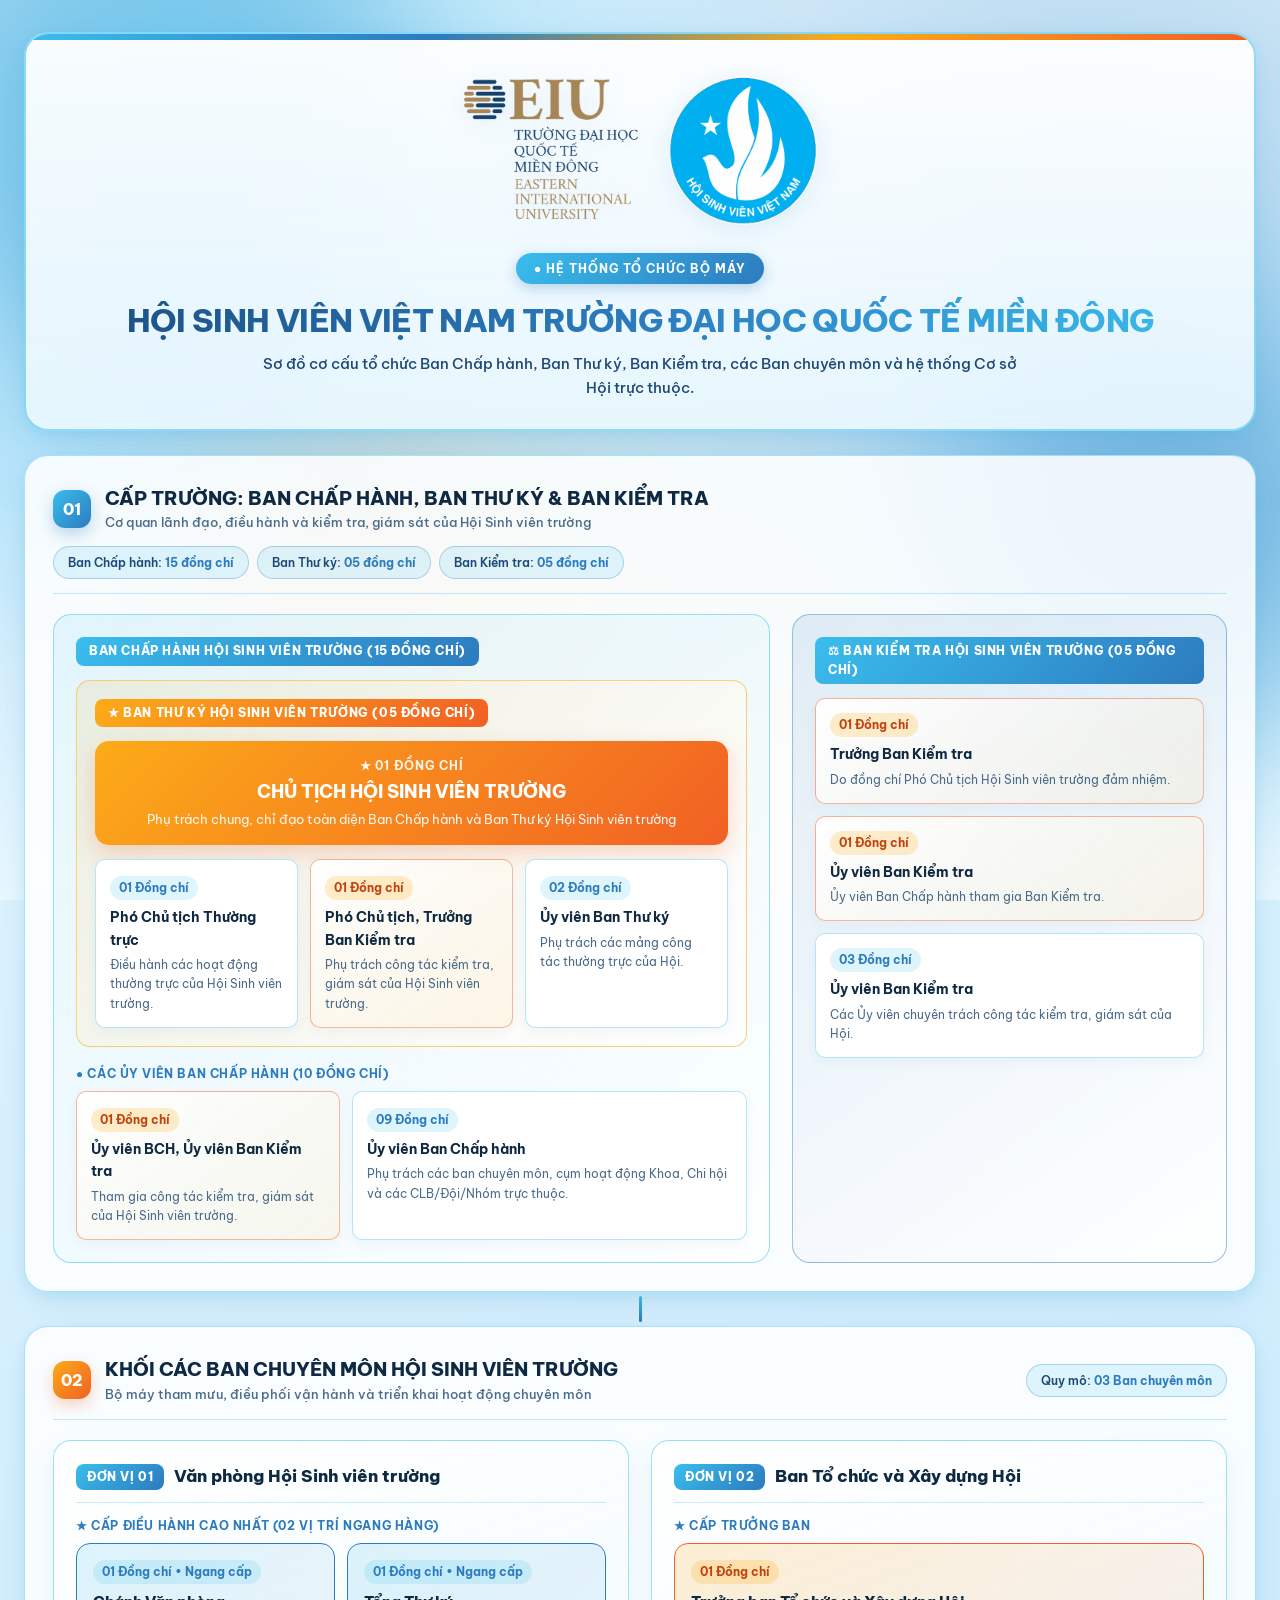
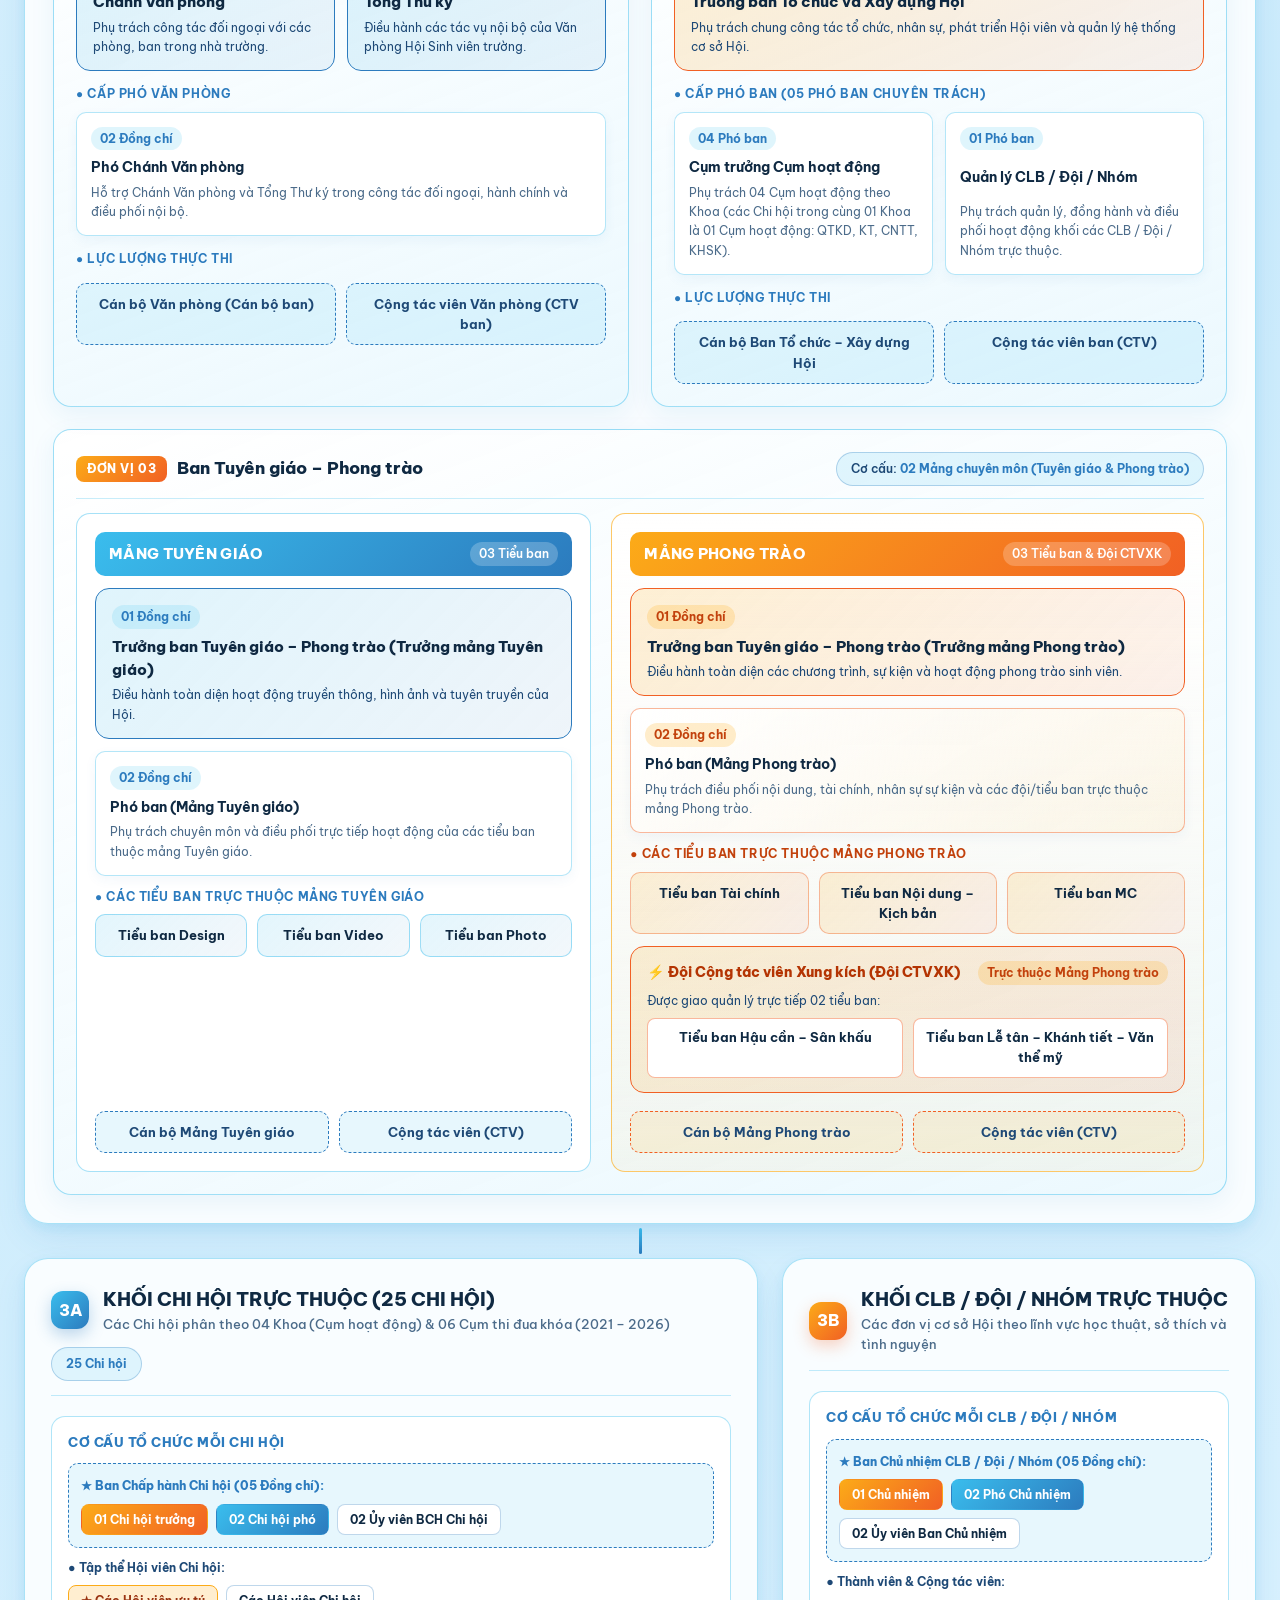
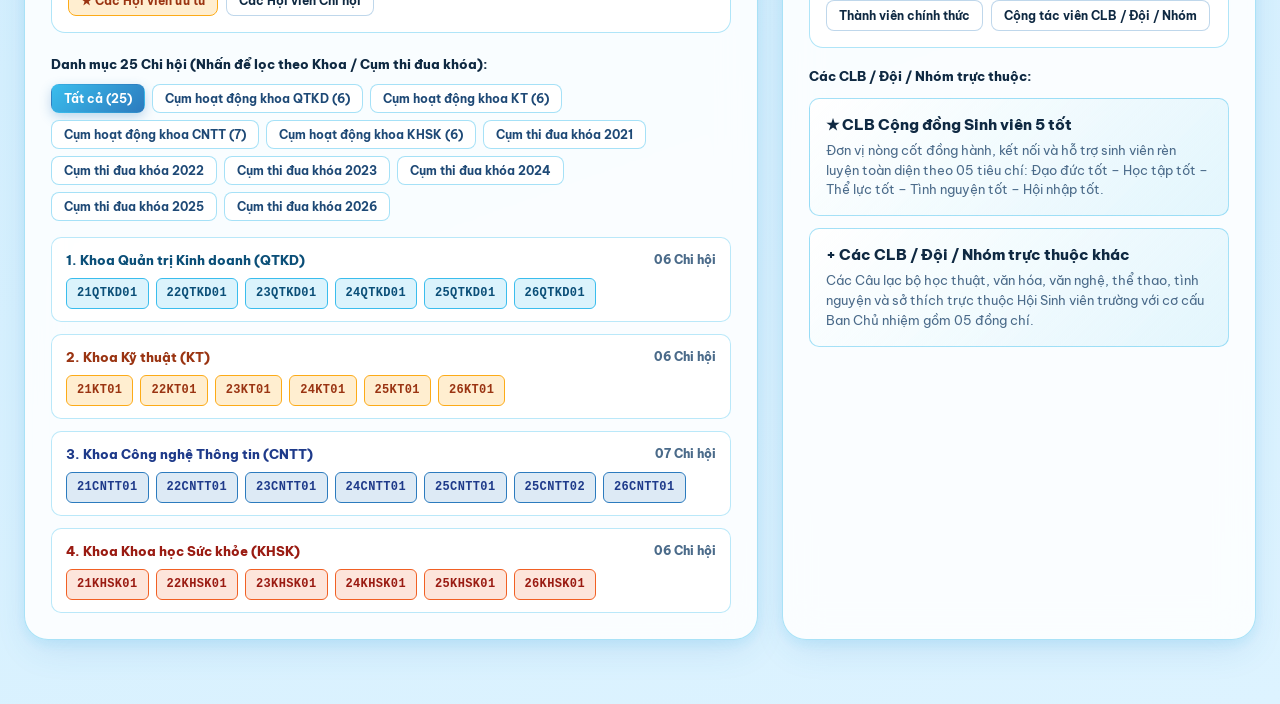
<file: .history/Hệ thống tổ chức HSV trường_20261021142822.html>
<!DOCTYPE html>
<html lang="vi">
<head>
  <meta charset="UTF-8" />
  <meta name="viewport" content="width=device-width, initial-scale=1.0" />
  <title>Sơ Đồ Tổ Chức Hội Sinh Viên Trường ĐH Quốc Tế Miền Đông (HSV EIU)</title>
  <link rel="preconnect" href="https://fonts.googleapis.com">
  <link rel="preconnect" href="https://fonts.gstatic.com" crossorigin>
  <link href="https://fonts.googleapis.com/css2?family=Be+Vietnam+Pro:ital,wght@0,300;0,400;0,500;0,600;0,700;0,800;1,400&display=swap" rel="stylesheet">
  <style>
    :root {
      /* Bảng màu chủ đạo từ thiết kế */
      --sky-cyan: #3ABDED;       /* C:64 M:05 Y:00 K:00 */
      --ocean-blue: #2C7BBE;     /* C:82 M:48 Y:00 K:00 */
      --amber-gold: #FCAB18;     /* C:00 M:37 Y:100 K:00 */
      --coral-orange: #F16024;   /* C:00 M:78 Y:98 K:00 */

      /* Hệ màu nền & chữ tông Xanh bầu trời (Sky Blue Theme) */
      --bg-sky-light: #E8F7FE;
      --bg-sky-mid: #CBEBFC;
      --bg-sky-deep: #B3E2FA;
      --card-glass: rgba(255, 255, 255, 0.86);
      --card-glass-hover: rgba(255, 255, 255, 0.96);
      --card-border: rgba(58, 189, 237, 0.42);
      --card-border-strong: rgba(44, 123, 190, 0.55);

      --text-primary: #0F2942;
      --text-secondary: #1E4976;
      --text-muted: #4B6B8A;

      --grad-sky-ocean: linear-gradient(135deg, #3ABDED 0%, #2C7BBE 100%);
      --grad-ocean-sky: linear-gradient(135deg, #2C7BBE 0%, #3ABDED 100%);
      --grad-amber-coral: linear-gradient(135deg, #FCAB18 0%, #F16024 100%);
      --grad-sky-amber: linear-gradient(135deg, #3ABDED 0%, #2C7BBE 55%, #FCAB18 100%);
      --grad-soft-sky: linear-gradient(145deg, rgba(58, 189, 237, 0.16), rgba(44, 123, 190, 0.08));
      --grad-soft-warm: linear-gradient(145deg, rgba(252, 171, 24, 0.18), rgba(241, 96, 36, 0.10));

      --shadow-soft: 0 14px 36px -8px rgba(44, 123, 190, 0.16), 0 4px 12px rgba(58, 189, 237, 0.12);
      --shadow-hover: 0 18px 42px -6px rgba(44, 123, 190, 0.25);

      --radius-xl: 24px;
      --radius-lg: 18px;
      --radius-md: 14px;
      --radius-sm: 10px;
    }

    * {
      box-sizing: border-box;
      margin: 0;
      padding: 0;
    }

    body {
      font-family: "Be Vietnam Pro", sans-serif;
      background: linear-gradient(160deg, var(--bg-sky-light) 0%, var(--bg-sky-mid) 50%, #DDF3FF 100%);
      color: var(--text-primary);
      min-height: 100vh;
      overflow-x: hidden;
      position: relative;
      line-height: 1.55;
      padding: 32px 24px 64px;
    }

    /* Hiệu ứng nền bầu trời chuyển sắc (Sky Ambient Background) */
    .ambient-bg {
      position: fixed;
      inset: 0;
      z-index: -1;
      overflow: hidden;
      background:
        radial-gradient(circle at 15% 10%, rgba(58, 189, 237, 0.35) 0%, transparent 45%),
        radial-gradient(circle at 85% 20%, rgba(44, 123, 190, 0.25) 0%, transparent 50%),
        radial-gradient(circle at 50% 85%, rgba(252, 171, 24, 0.15) 0%, transparent 45%),
        linear-gradient(180deg, #E3F5FE 0%, #C8EAFC 55%, #E8F7FE 100%);
    }

    .orb {
      position: absolute;
      border-radius: 50%;
      filter: blur(85px);
      opacity: 0.45;
      animation: floatOrb 18s infinite alternate ease-in-out;
    }

    .orb-1 {
      width: 520px;
      height: 520px;
      background: radial-gradient(circle, var(--sky-cyan), var(--ocean-blue));
      top: -140px;
      left: -100px;
    }

    .orb-2 {
      width: 460px;
      height: 460px;
      background: radial-gradient(circle, var(--ocean-blue), var(--sky-cyan));
      top: 32%;
      right: -120px;
      animation-delay: -5s;
    }

    .orb-3 {
      width: 420px;
      height: 420px;
      background: radial-gradient(circle, var(--amber-gold), var(--coral-orange));
      bottom: 5%;
      left: 12%;
      opacity: 0.22;
      animation-delay: -9s;
    }

    @keyframes floatOrb {
      0% { transform: translate(0, 0) scale(1); }
      100% { transform: translate(30px, 40px) scale(1.06); }
    }

    .container {
      max-width: 1400px;
      margin: 0 auto;
    }

    /* Khung Glassmorphism sáng trên nền xanh bầu trời */
    .glass {
      background: var(--card-glass);
      backdrop-filter: blur(18px);
      -webkit-backdrop-filter: blur(18px);
      border: 1.5px solid var(--card-border);
      box-shadow: var(--shadow-soft);
      border-radius: var(--radius-xl);
      position: relative;
      transition: all 0.28s cubic-bezier(0.16, 1, 0.3, 1);
    }

    .glass-interactive:hover {
      transform: translateY(-3px);
      background: var(--card-glass-hover);
      border-color: var(--ocean-blue);
      box-shadow: var(--shadow-hover);
    }

    /* HEADER & LOGO CĂN GIỮA */
    .header-card {
      padding: 32px 36px 30px;
      text-align: center;
      margin-bottom: 24px;
      background: linear-gradient(180deg, rgba(255, 255, 255, 0.95) 0%, rgba(235, 248, 255, 0.9) 100%);
      border: 2px solid rgba(58, 189, 237, 0.55);
      overflow: hidden;
    }

    .header-card::after {
      content: "";
      position: absolute;
      top: 0;
      left: 0;
      right: 0;
      height: 6px;
      background: linear-gradient(90deg, var(--sky-cyan), var(--ocean-blue), var(--amber-gold), var(--coral-orange));
    }

    .logo-wrapper {
      display: flex;
      justify-content: center;
      align-items: center;
      margin-bottom: 16px;
    }

    .logo-wrapper img {
      max-width: 390px;
      width: 100%;
      height: auto;
      object-fit: contain;
      filter: drop-shadow(0 4px 12px rgba(44, 123, 190, 0.12));
    }

    .org-badge {
      display: inline-flex;
      align-items: center;
      gap: 8px;
      padding: 6px 18px;
      border-radius: 999px;
      font-size: 0.78rem;
      font-weight: 700;
      letter-spacing: 0.08em;
      text-transform: uppercase;
      background: var(--grad-sky-ocean);
      color: #ffffff;
      box-shadow: 0 4px 14px rgba(44, 123, 190, 0.3);
      margin-bottom: 12px;
    }

    .header-card h1 {
      font-size: clamp(1.4rem, 2.5vw, 2.15rem);
      font-weight: 800;
      letter-spacing: -0.02em;
      background: linear-gradient(90deg, #1B4F82 0%, var(--ocean-blue) 50%, var(--sky-cyan) 100%);
      -webkit-background-clip: text;
      -webkit-text-fill-color: transparent;
      margin-bottom: 6px;
    }

    .header-card p {
      color: var(--text-secondary);
      font-size: 0.95rem;
      font-weight: 500;
      max-width: 780px;
      margin: 0 auto;
    }

    /* Trục nối giữa các tầng */
    .tree-connector {
      display: flex;
      flex-direction: column;
      align-items: center;
      margin: 4px 0;
    }

    .tree-line {
      width: 3px;
      height: 26px;
      border-radius: 999px;
      background: linear-gradient(to bottom, var(--sky-cyan), var(--ocean-blue));
    }

    /* Banner tiêu đề mỗi tầng */
    .level-banner {
      display: flex;
      align-items: center;
      justify-content: space-between;
      flex-wrap: wrap;
      gap: 12px;
      margin-bottom: 20px;
      padding-bottom: 14px;
      border-bottom: 1.5px solid rgba(58, 189, 237, 0.3);
    }

    .level-title {
      display: flex;
      align-items: center;
      gap: 14px;
    }

    .level-number {
      width: 38px;
      height: 38px;
      border-radius: 12px;
      background: var(--grad-sky-ocean);
      color: #ffffff;
      font-weight: 800;
      font-size: 1rem;
      display: flex;
      align-items: center;
      justify-content: center;
      box-shadow: 0 6px 16px rgba(44, 123, 190, 0.3);
      flex-shrink: 0;
    }

    .level-number.warm {
      background: var(--grad-amber-coral);
      box-shadow: 0 6px 16px rgba(241, 96, 36, 0.28);
    }

    .level-title h2 {
      font-size: 1.18rem;
      font-weight: 800;
      color: var(--text-primary);
    }

    .level-title span {
      font-size: 0.83rem;
      color: var(--text-muted);
      display: block;
      font-weight: 500;
    }

    .stat-chip {
      padding: 6px 14px;
      border-radius: 999px;
      font-size: 0.78rem;
      font-weight: 600;
      background: rgba(58, 189, 237, 0.14);
      border: 1px solid rgba(44, 123, 190, 0.3);
      color: var(--text-secondary);
    }

    .stat-chip strong {
      color: var(--ocean-blue);
    }

    /* ================================================================= */
    /* TẦNG 1: CẤP TRƯỜNG (BCH, BTK & BKT)                               */
    /* ================================================================= */
    .level-1-wrapper {
      padding: 28px;
    }

    .leadership-grid {
      display: grid;
      grid-template-columns: 1.65fr 1fr;
      gap: 22px;
      align-items: stretch;
    }

    .bch-container {
      padding: 22px;
      border-radius: var(--radius-lg);
      background: linear-gradient(145deg, rgba(58, 189, 237, 0.12), rgba(255, 255, 255, 0.75));
      border: 1.5px solid rgba(58, 189, 237, 0.5);
    }

    .box-badge {
      display: inline-flex;
      align-items: center;
      gap: 6px;
      font-size: 0.75rem;
      font-weight: 800;
      text-transform: uppercase;
      letter-spacing: 0.05em;
      padding: 5px 13px;
      border-radius: 8px;
      margin-bottom: 14px;
    }

    .badge-sky {
      background: var(--grad-sky-ocean);
      color: #ffffff;
    }

    .badge-warm {
      background: var(--grad-amber-coral);
      color: #ffffff;
    }

    .btk-nested-box {
      padding: 18px;
      border-radius: var(--radius-md);
      background: linear-gradient(135deg, rgba(252, 171, 24, 0.12), rgba(255, 255, 255, 0.9));
      border: 1.5px solid rgba(252, 171, 24, 0.55);
      margin-bottom: 18px;
    }

    .president-card {
      padding: 16px 20px;
      border-radius: var(--radius-md);
      background: linear-gradient(135deg, var(--amber-gold) 0%, var(--coral-orange) 100%);
      color: #ffffff;
      text-align: center;
      margin-bottom: 14px;
      box-shadow: 0 8px 22px rgba(241, 96, 36, 0.25);
    }

    .president-card .role-crown {
      font-size: 0.72rem;
      font-weight: 700;
      text-transform: uppercase;
      letter-spacing: 0.08em;
      color: rgba(255, 255, 255, 0.92);
      display: block;
      margin-bottom: 3px;
    }

    .president-card h4 {
      font-size: 1.12rem;
      font-weight: 800;
      color: #ffffff;
    }

    .president-card p {
      font-size: 0.82rem;
      color: rgba(255, 255, 255, 0.92);
      margin-top: 3px;
    }

    .btk-subgrid {
      display: grid;
      grid-template-columns: repeat(3, 1fr);
      gap: 12px;
    }

    .role-card {
      padding: 14px;
      border-radius: var(--radius-sm);
      background: #ffffff;
      border: 1px solid rgba(58, 189, 237, 0.38);
      box-shadow: 0 4px 12px rgba(44, 123, 190, 0.06);
      display: flex;
      flex-direction: column;
      justify-content: space-between;
    }

    .role-card.warm-accent {
      border-color: rgba(241, 96, 36, 0.45);
      background: linear-gradient(145deg, #ffffff, rgba(252, 171, 24, 0.08));
    }

    .role-count {
      display: inline-block;
      font-size: 0.72rem;
      font-weight: 700;
      padding: 3px 9px;
      border-radius: 999px;
      background: rgba(58, 189, 237, 0.16);
      color: var(--ocean-blue);
      width: fit-content;
      margin-bottom: 6px;
    }

    .role-count.warm {
      background: rgba(252, 171, 24, 0.22);
      color: #C2410C;
    }

    .role-card h5 {
      font-size: 0.9rem;
      font-weight: 700;
      color: var(--text-primary);
      margin-bottom: 4px;
    }

    .role-card p {
      font-size: 0.78rem;
      color: var(--text-muted);
    }

    .bch-remaining-grid {
      display: grid;
      grid-template-columns: 1fr 1.5fr;
      gap: 12px;
    }

    .bkt-container {
      padding: 22px;
      border-radius: var(--radius-lg);
      background: linear-gradient(145deg, rgba(44, 123, 190, 0.12), rgba(255, 255, 255, 0.78));
      border: 1.5px solid rgba(44, 123, 190, 0.45);
      display: flex;
      flex-direction: column;
      justify-content: flex-start;
    }

    .bkt-stack {
      display: flex;
      flex-direction: column;
      gap: 12px;
    }

    /* ================================================================= */
    /* TẦNG 2: CÁC BAN CHUYÊN MÔN (THIẾT KẾ CHI TIẾT)                     */
    /* ================================================================= */
    .support-section {
      padding: 28px;
    }

    .dept-top-grid {
      display: grid;
      grid-template-columns: 1fr 1fr;
      gap: 22px;
      margin-bottom: 22px;
    }

    .dept-card {
      padding: 22px;
      border-radius: var(--radius-lg);
      background: linear-gradient(160deg, rgba(255, 255, 255, 0.92), rgba(232, 247, 254, 0.78));
      border: 1.5px solid rgba(58, 189, 237, 0.48);
      box-shadow: 0 8px 24px rgba(44, 123, 190, 0.08);
      display: flex;
      flex-direction: column;
      gap: 14px;
    }

    .dept-header {
      display: flex;
      align-items: center;
      justify-content: space-between;
      flex-wrap: wrap;
      gap: 8px;
      padding-bottom: 12px;
      border-bottom: 1.5px solid rgba(58, 189, 237, 0.28);
    }

    .dept-header-left {
      display: flex;
      align-items: center;
      gap: 10px;
    }

    .dept-badge {
      padding: 4px 11px;
      border-radius: 8px;
      font-size: 0.72rem;
      font-weight: 800;
      text-transform: uppercase;
      letter-spacing: 0.05em;
      background: var(--grad-sky-ocean);
      color: #fff;
    }

    .dept-badge.warm {
      background: var(--grad-amber-coral);
    }

    .dept-header h3 {
      font-size: 1.08rem;
      font-weight: 800;
      color: var(--text-primary);
    }

    .tier-label {
      font-size: 0.74rem;
      font-weight: 700;
      text-transform: uppercase;
      letter-spacing: 0.05em;
      color: var(--ocean-blue);
      margin-bottom: 8px;
      display: flex;
      align-items: center;
      gap: 6px;
    }

    /* Cấp trưởng ngang hàng (Văn phòng) */
    .co-leaders-grid {
      display: grid;
      grid-template-columns: 1fr 1fr;
      gap: 12px;
    }

    .leader-box {
      padding: 14px 16px;
      border-radius: var(--radius-md);
      background: linear-gradient(135deg, rgba(58, 189, 237, 0.16), rgba(44, 123, 190, 0.08));
      border: 1.5px solid var(--ocean-blue);
    }

    .leader-box.warm {
      background: linear-gradient(135deg, rgba(252, 171, 24, 0.18), rgba(241, 96, 36, 0.08));
      border-color: var(--coral-orange);
    }

    .leader-box h4 {
      font-size: 0.94rem;
      font-weight: 800;
      color: var(--text-primary);
      margin-bottom: 4px;
    }

    .leader-box p {
      font-size: 0.78rem;
      color: var(--text-secondary);
    }

    .deputy-grid-2 {
      display: grid;
      grid-template-columns: 1fr 1fr;
      gap: 12px;
    }

    .member-footer-pills {
      display: flex;
      flex-wrap: wrap;
      gap: 10px;
      padding-top: 6px;
    }

    .staff-pill {
      flex: 1;
      min-width: 160px;
      padding: 10px 14px;
      border-radius: var(--radius-sm);
      background: rgba(58, 189, 237, 0.12);
      border: 1px dashed var(--ocean-blue);
      font-size: 0.82rem;
      font-weight: 700;
      color: var(--text-secondary);
      text-align: center;
    }

    /* Ban Tuyên giáo - Phong trào (2 mảng) */
    .tgpt-wings-grid {
      display: grid;
      grid-template-columns: 1fr 1.15fr;
      gap: 20px;
    }

    .wing-box {
      padding: 18px;
      border-radius: var(--radius-md);
      background: #ffffff;
      border: 1.5px solid rgba(58, 189, 237, 0.45);
      display: flex;
      flex-direction: column;
      gap: 12px;
    }

    .wing-box.movement {
      border-color: rgba(252, 171, 24, 0.65);
      background: linear-gradient(180deg, #ffffff 0%, rgba(252, 171, 24, 0.06) 100%);
    }

    .wing-header {
      display: flex;
      align-items: center;
      justify-content: space-between;
      padding: 10px 14px;
      border-radius: var(--radius-sm);
      background: var(--grad-sky-ocean);
      color: #ffffff;
    }

    .wing-header.warm {
      background: var(--grad-amber-coral);
    }

    .wing-header h4 {
      font-size: 0.95rem;
      font-weight: 800;
      letter-spacing: 0.02em;
    }

    .wing-header span {
      font-size: 0.74rem;
      font-weight: 600;
      background: rgba(255, 255, 255, 0.22);
      padding: 3px 9px;
      border-radius: 999px;
    }

    .subteam-grid-3 {
      display: grid;
      grid-template-columns: repeat(3, 1fr);
      gap: 10px;
    }

    .subteam-chip {
      padding: 10px 12px;
      border-radius: var(--radius-sm);
      background: linear-gradient(135deg, rgba(58, 189, 237, 0.14), rgba(44, 123, 190, 0.06));
      border: 1px solid rgba(58, 189, 237, 0.45);
      text-align: center;
      font-size: 0.82rem;
      font-weight: 700;
      color: var(--text-primary);
    }

    .subteam-chip.warm {
      background: linear-gradient(135deg, rgba(252, 171, 24, 0.16), rgba(241, 96, 36, 0.08));
      border-color: rgba(241, 96, 36, 0.4);
    }

    /* Đội CTVXK trực thuộc Mảng Phong trào */
    .ctvxk-nested-card {
      padding: 14px 16px;
      border-radius: var(--radius-md);
      background: linear-gradient(135deg, rgba(252, 171, 24, 0.16), rgba(241, 96, 36, 0.1));
      border: 1.5px solid var(--coral-orange);
    }

    .ctvxk-nested-card .ctvxk-title {
      display: flex;
      align-items: center;
      justify-content: space-between;
      flex-wrap: wrap;
      gap: 6px;
      font-size: 0.88rem;
      font-weight: 800;
      color: #B43403;
      margin-bottom: 6px;
    }

    .ctvxk-subteams {
      display: grid;
      grid-template-columns: 1fr 1fr;
      gap: 10px;
      margin-top: 8px;
    }

    .ctvxk-subchip {
      padding: 9px 12px;
      border-radius: 8px;
      background: #ffffff;
      border: 1px solid rgba(241, 96, 36, 0.45);
      font-size: 0.8rem;
      font-weight: 700;
      color: var(--text-primary);
      text-align: center;
    }

    /* ================================================================= */
    /* TẦNG 3: CÁC CƠ SỞ HỘI TRỰC THUỘC (CHI HỘI & CLB/ĐỘI/NHÓM)          */
    /* ================================================================= */
    .grassroots-grid {
      display: grid;
      grid-template-columns: 1.55fr 1fr;
      gap: 24px;
    }

    .grassroots-panel {
      padding: 26px;
    }

    .anatomy-box {
      padding: 16px;
      border-radius: var(--radius-md);
      background: rgba(255, 255, 255, 0.88);
      border: 1.5px solid rgba(58, 189, 237, 0.4);
      margin-bottom: 18px;
    }

    .anatomy-title {
      font-size: 0.84rem;
      font-weight: 800;
      color: var(--ocean-blue);
      margin-bottom: 10px;
      text-transform: uppercase;
      letter-spacing: 0.04em;
    }

    .anatomy-bch-box {
      padding: 12px;
      border-radius: var(--radius-sm);
      background: rgba(58, 189, 237, 0.12);
      border: 1px dashed var(--ocean-blue);
      margin-bottom: 10px;
    }

    .anatomy-pills {
      display: flex;
      flex-wrap: wrap;
      gap: 8px;
      margin-top: 8px;
    }

    .pill {
      padding: 5px 12px;
      border-radius: 8px;
      font-size: 0.77rem;
      font-weight: 700;
      background: #ffffff;
      border: 1px solid rgba(44, 123, 190, 0.3);
      color: var(--text-primary);
    }

    .pill.leader {
      background: var(--grad-amber-coral);
      border-color: transparent;
      color: #ffffff;
    }

    .pill.deputy {
      background: var(--grad-sky-ocean);
      border-color: transparent;
      color: #ffffff;
    }

    .pill.elite {
      background: rgba(252, 171, 24, 0.2);
      border-color: var(--amber-gold);
      color: #9A3412;
    }

    /* Bộ lọc 25 Chi hội */
    .filter-controls {
      display: flex;
      flex-wrap: wrap;
      gap: 7px;
      margin-bottom: 16px;
    }

    .filter-btn {
      padding: 6px 12px;
      border-radius: 8px;
      font-family: inherit;
      font-size: 0.75rem;
      font-weight: 700;
      color: var(--text-secondary);
      background: #ffffff;
      border: 1px solid rgba(58, 189, 237, 0.45);
      cursor: pointer;
      transition: all 0.2s ease;
    }

    .filter-btn:hover,
    .filter-btn.active {
      background: var(--grad-sky-ocean);
      color: #ffffff;
      border-color: transparent;
      box-shadow: 0 4px 12px rgba(44, 123, 190, 0.3);
    }

    .filter-btn.cohort-btn:hover,
    .filter-btn.cohort-btn.active {
      background: var(--grad-amber-coral);
      color: #ffffff;
      border-color: transparent;
      box-shadow: 0 4px 12px rgba(241, 96, 36, 0.3);
    }

    .faculty-group {
      margin-bottom: 12px;
      padding: 12px 14px;
      border-radius: var(--radius-sm);
      background: rgba(255, 255, 255, 0.85);
      border: 1px solid rgba(58, 189, 237, 0.35);
    }

    .faculty-header {
      display: flex;
      justify-content: space-between;
      align-items: center;
      font-size: 0.82rem;
      font-weight: 800;
      margin-bottom: 8px;
      color: var(--text-primary);
    }

    .chi-hoi-chips {
      display: flex;
      flex-wrap: wrap;
      gap: 7px;
    }

    .ch-chip {
      padding: 5px 10px;
      border-radius: 6px;
      font-size: 0.75rem;
      font-weight: 700;
      font-family: monospace;
      letter-spacing: 0.03em;
      transition: all 0.2s ease;
    }

    .ch-chip.qtkd {
      background: rgba(58, 189, 237, 0.18);
      border: 1px solid var(--sky-cyan);
      color: #0B4F78;
    }

    .ch-chip.kt {
      background: rgba(252, 171, 24, 0.2);
      border: 1px solid var(--amber-gold);
      color: #9A3412;
    }

    .ch-chip.cntt {
      background: rgba(44, 123, 190, 0.16);
      border: 1px solid var(--ocean-blue);
      color: #1E3A8A;
    }

    .ch-chip.khsk {
      background: rgba(241, 96, 36, 0.16);
      border: 1px solid var(--coral-orange);
      color: #9A1B12;
    }

    .ch-chip.dimmed {
      opacity: 0.18;
      transform: scale(0.94);
    }

    .clb-list {
      display: flex;
      flex-direction: column;
      gap: 12px;
      margin-top: 12px;
    }

    .clb-card {
      padding: 15px 16px;
      border-radius: var(--radius-sm);
      background: linear-gradient(135deg, #ffffff 0%, rgba(58, 189, 237, 0.12) 100%);
      border: 1px solid rgba(58, 189, 237, 0.45);
    }

    .clb-card h5 {
      font-size: 0.92rem;
      font-weight: 800;
      color: var(--text-primary);
      margin-bottom: 4px;
    }

    .clb-card p {
      font-size: 0.8rem;
      color: var(--text-muted);
    }

    @media (max-width: 1080px) {
      .leadership-grid,
      .dept-top-grid,
      .tgpt-wings-grid,
      .grassroots-grid {
        grid-template-columns: 1fr;
      }
      .btk-subgrid,
      .bch-remaining-grid,
      .co-leaders-grid,
      .deputy-grid-2,
      .subteam-grid-3,
      .ctvxk-subteams {
        grid-template-columns: 1fr;
      }
    }
  </style>
</head>
<body>

  <!-- Nền Xanh Bầu Trời Phối Gradient -->
  <div class="ambient-bg">
    <div class="orb orb-1"></div>
    <div class="orb orb-2"></div>
    <div class="orb orb-3"></div>
  </div>

  <div class="container">

    <!-- ================================================================= -->
    <!-- HEADER: LOGO CĂN GIỮA & TIÊU ĐỀ                                    -->
    <!-- ================================================================= -->
    <header class="glass header-card">
      <div class="logo-wrapper">
        <img src="[data-uri]" alt="Logo EIU và Hội Sinh Viên Việt Nam" />
      </div>
      <div class="org-badge">● Hệ thống Tổ chức Bộ máy</div>
      <h1>HỘI SINH VIÊN VIỆT NAM TRƯỜNG ĐẠI HỌC QUỐC TẾ MIỀN ĐÔNG</h1>
      <p>
        Sơ đồ cơ cấu tổ chức Ban Chấp hành, Ban Thư ký, Ban Kiểm tra, các Ban chuyên môn và hệ thống Cơ sở Hội trực thuộc.
      </p>
    </header>

    <!-- ================================================================= -->
    <!-- TẦNG 1: CẤP TRƯỜNG (BCH, BTK & BKT)                               -->
    <!-- ================================================================= -->
    <section class="glass level-1-wrapper">
      <div class="level-banner">
        <div class="level-title">
          <div class="level-number">01</div>
          <div>
            <h2>CẤP TRƯỜNG: BAN CHẤP HÀNH, BAN THƯ KÝ & BAN KIỂM TRA</h2>
            <span>Cơ quan lãnh đạo, điều hành và kiểm tra, giám sát của Hội Sinh viên trường</span>
          </div>
        </div>
        <div style="display: flex; gap: 8px; flex-wrap: wrap;">
          <span class="stat-chip">Ban Chấp hành: <strong>15 đồng chí</strong></span>
          <span class="stat-chip">Ban Thư ký: <strong>05 đồng chí</strong></span>
          <span class="stat-chip">Ban Kiểm tra: <strong>05 đồng chí</strong></span>
        </div>
      </div>

      <div class="leadership-grid">

        <!-- KHỐI TRÁI: BAN CHẤP HÀNH (15 Đ/C) & BAN THƯ KÝ (05 Đ/C) -->
        <div class="bch-container">
          <span class="box-badge badge-sky">Ban Chấp hành Hội Sinh viên trường (15 Đồng chí)</span>

          <!-- BAN THƯ KÝ (05 Đ/C) -->
          <div class="btk-nested-box">
            <span class="box-badge badge-warm">★ Ban Thư ký Hội Sinh viên trường (05 Đồng chí)</span>

            <!-- CHỦ TỊCH -->
            <div class="president-card glass-interactive">
              <span class="role-crown">★ 01 Đồng chí</span>
              <h4>CHỦ TỊCH HỘI SINH VIÊN TRƯỜNG</h4>
              <p>Phụ trách chung, chỉ đạo toàn diện Ban Chấp hành và Ban Thư ký Hội Sinh viên trường</p>
            </div>

            <!-- 2 PHÓ CHỦ TỊCH & 2 ỦY VIÊN BTK -->
            <div class="btk-subgrid">
              <div class="role-card glass-interactive">
                <div>
                  <span class="role-count">01 Đồng chí</span>
                  <h5>Phó Chủ tịch Thường trực</h5>
                  <p>Điều hành các hoạt động thường trực của Hội Sinh viên trường.</p>
                </div>
              </div>

              <div class="role-card warm-accent glass-interactive">
                <div>
                  <span class="role-count warm">01 Đồng chí</span>
                  <h5>Phó Chủ tịch, Trưởng Ban Kiểm tra</h5>
                  <p>Phụ trách công tác kiểm tra, giám sát của Hội Sinh viên trường.</p>
                </div>
              </div>

              <div class="role-card glass-interactive">
                <div>
                  <span class="role-count">02 Đồng chí</span>
                  <h5>Ủy viên Ban Thư ký</h5>
                  <p>Phụ trách các mảng công tác thường trực của Hội.</p>
                </div>
              </div>
            </div>
          </div>

          <!-- 10 ỦY VIÊN BCH CÒN LẠI -->
          <div class="tier-label">● Các Ủy viên Ban Chấp hành (10 Đồng chí)</div>
          <div class="bch-remaining-grid">
            <div class="role-card warm-accent glass-interactive">
              <div>
                <span class="role-count warm">01 Đồng chí</span>
                <h5>Ủy viên BCH, Ủy viên Ban Kiểm tra</h5>
                <p>Tham gia công tác kiểm tra, giám sát của Hội Sinh viên trường.</p>
              </div>
            </div>

            <div class="role-card glass-interactive">
              <div>
                <span class="role-count">09 Đồng chí</span>
                <h5>Ủy viên Ban Chấp hành</h5>
                <p>Phụ trách các ban chuyên môn, cụm hoạt động Khoa, Chi hội và các CLB/Đội/Nhóm trực thuộc.</p>
              </div>
            </div>
          </div>
        </div>

        <!-- KHỐI PHẢI: BAN KIỂM TRA (05 Đ/C) -->
        <div class="bkt-container">
          <span class="box-badge badge-sky">⚖ Ban Kiểm tra Hội Sinh viên trường (05 Đồng chí)</span>

          <div class="bkt-stack">
            <div class="role-card warm-accent glass-interactive">
              <span class="role-count warm">01 Đồng chí</span>
              <h5>Trưởng Ban Kiểm tra</h5>
              <p>Do đồng chí Phó Chủ tịch Hội Sinh viên trường đảm nhiệm.</p>
            </div>

            <div class="role-card warm-accent glass-interactive">
              <span class="role-count warm">01 Đồng chí</span>
              <h5>Ủy viên Ban Kiểm tra</h5>
              <p>Ủy viên Ban Chấp hành tham gia Ban Kiểm tra.</p>
            </div>

            <div class="role-card glass-interactive">
              <span class="role-count">03 Đồng chí</span>
              <h5>Ủy viên Ban Kiểm tra</h5>
              <p>Các Ủy viên chuyên trách công tác kiểm tra, giám sát của Hội.</p>
            </div>
          </div>
        </div>

      </div>
    </section>

    <!-- CONNECTOR: TẦNG 1 -> TẦNG 2 -->
    <div class="tree-connector">
      <div class="tree-line"></div>
    </div>

    <!-- ================================================================= -->
    <!-- TẦNG 2: CÁC ĐƠN VỊ CHUYÊN MÔN TRỰC THUỘC (03 BAN CHUYÊN MÔN)      -->
    <!-- ================================================================= -->
    <section class="glass support-section">
      <div class="level-banner">
        <div class="level-title">
          <div class="level-number warm">02</div>
          <div>
            <h2>KHỐI CÁC BAN CHUYÊN MÔN HỘI SINH VIÊN TRƯỜNG</h2>
            <span>Bộ máy tham mưu, điều phối vận hành và triển khai hoạt động chuyên môn</span>
          </div>
        </div>
        <span class="stat-chip">Quy mô: <strong>03 Ban chuyên môn</strong></span>
      </div>

      <!-- HÀNG TRÊN: VĂN PHÒNG & BAN TỔ CHỨC - XÂY DỰNG HỘI -->
      <div class="dept-top-grid">

        <!-- 1. VĂN PHÒNG HỘI SINH VIÊN TRƯỜNG -->
        <div class="dept-card glass-interactive">
          <div class="dept-header">
            <div class="dept-header-left">
              <span class="dept-badge">Đơn vị 01</span>
              <h3>Văn phòng Hội Sinh viên trường</h3>
            </div>
          </div>

          <div>
            <div class="tier-label">★ Cấp điều hành cao nhất (02 vị trí ngang hàng)</div>
            <div class="co-leaders-grid">
              <div class="leader-box">
                <span class="role-count">01 Đồng chí • Ngang cấp</span>
                <h4>Chánh Văn phòng</h4>
                <p>Phụ trách công tác đối ngoại với các phòng, ban trong nhà trường.</p>
              </div>
              <div class="leader-box">
                <span class="role-count">01 Đồng chí • Ngang cấp</span>
                <h4>Tổng Thư ký</h4>
                <p>Điều hành các tác vụ nội bộ của Văn phòng Hội Sinh viên trường.</p>
              </div>
            </div>
          </div>

          <div>
            <div class="tier-label">● Cấp Phó Văn phòng</div>
            <div class="role-card">
              <span class="role-count">02 Đồng chí</span>
              <h5>Phó Chánh Văn phòng</h5>
              <p>Hỗ trợ Chánh Văn phòng và Tổng Thư ký trong công tác đối ngoại, hành chính và điều phối nội bộ.</p>
            </div>
          </div>

          <div>
            <div class="tier-label">● Lực lượng thực thi</div>
            <div class="member-footer-pills">
              <div class="staff-pill">Cán bộ Văn phòng (Cán bộ ban)</div>
              <div class="staff-pill">Cộng tác viên Văn phòng (CTV ban)</div>
            </div>
          </div>
        </div>

        <!-- 2. BAN TỔ CHỨC VÀ XÂY DỰNG HỘI -->
        <div class="dept-card glass-interactive">
          <div class="dept-header">
            <div class="dept-header-left">
              <span class="dept-badge">Đơn vị 02</span>
              <h3>Ban Tổ chức và Xây dựng Hội</h3>
            </div>
          </div>

          <div>
            <div class="tier-label">★ Cấp Trưởng ban</div>
            <div class="leader-box warm">
              <span class="role-count warm">01 Đồng chí</span>
              <h4>Trưởng ban Tổ chức và Xây dựng Hội</h4>
              <p>Phụ trách chung công tác tổ chức, nhân sự, phát triển Hội viên và quản lý hệ thống cơ sở Hội.</p>
            </div>
          </div>

          <div>
            <div class="tier-label">● Cấp Phó ban (05 Phó ban chuyên trách)</div>
            <div class="deputy-grid-2">
              <div class="role-card">
                <span class="role-count">04 Phó ban</span>
                <h5>Cụm trưởng Cụm hoạt động</h5>
                <p>Phụ trách 04 Cụm hoạt động theo Khoa (các Chi hội trong cùng 01 Khoa là 01 Cụm hoạt động: QTKD, KT, CNTT, KHSK).</p>
              </div>
              <div class="role-card">
                <span class="role-count">01 Phó ban</span>
                <h5>Quản lý CLB / Đội / Nhóm</h5>
                <p>Phụ trách quản lý, đồng hành và điều phối hoạt động khối các CLB / Đội / Nhóm trực thuộc.</p>
              </div>
            </div>
          </div>

          <div>
            <div class="tier-label">● Lực lượng thực thi</div>
            <div class="member-footer-pills">
              <div class="staff-pill">Cán bộ Ban Tổ chức – Xây dựng Hội</div>
              <div class="staff-pill">Cộng tác viên ban (CTV)</div>
            </div>
          </div>
        </div>

      </div>

      <!-- HÀNG DƯỚI: 3. BAN TUYÊN GIÁO - PHONG TRÀO (2 MẢNG) -->
      <div class="dept-card">
        <div class="dept-header">
          <div class="dept-header-left">
            <span class="dept-badge warm">Đơn vị 03</span>
            <h3>Ban Tuyên giáo – Phong trào</h3>
          </div>
          <span class="stat-chip">Cơ cấu: <strong>02 Mảng chuyên môn (Tuyên giáo & Phong trào)</strong></span>
        </div>

        <div class="tgpt-wings-grid">

          <!-- MẢNG 1: MẢNG TUYÊN GIÁO -->
          <div class="wing-box">
            <div class="wing-header">
              <h4>MẢNG TUYÊN GIÁO</h4>
              <span>03 Tiểu ban</span>
            </div>

            <div class="leader-box">
              <span class="role-count">01 Đồng chí</span>
              <h4>Trưởng ban Tuyên giáo – Phong trào (Trưởng mảng Tuyên giáo)</h4>
              <p>Điều hành toàn diện hoạt động truyền thông, hình ảnh và tuyên truyền của Hội.</p>
            </div>

            <div class="role-card">
              <span class="role-count">02 Đồng chí</span>
              <h5>Phó ban (Mảng Tuyên giáo)</h5>
              <p>Phụ trách chuyên môn và điều phối trực tiếp hoạt động của các tiểu ban thuộc mảng Tuyên giáo.</p>
            </div>

            <div>
              <div class="tier-label">● Các Tiểu ban trực thuộc Mảng Tuyên giáo</div>
              <div class="subteam-grid-3">
                <div class="subteam-chip">Tiểu ban Design</div>
                <div class="subteam-chip">Tiểu ban Video</div>
                <div class="subteam-chip">Tiểu ban Photo</div>
              </div>
            </div>

            <div class="member-footer-pills" style="margin-top: auto;">
              <div class="staff-pill">Cán bộ Mảng Tuyên giáo</div>
              <div class="staff-pill">Cộng tác viên (CTV)</div>
            </div>
          </div>

          <!-- MẢNG 2: MẢNG PHONG TRÀO -->
          <div class="wing-box movement">
            <div class="wing-header warm">
              <h4>MẢNG PHONG TRÀO</h4>
              <span>03 Tiểu ban & Đội CTVXK</span>
            </div>

            <div class="leader-box warm">
              <span class="role-count warm">01 Đồng chí</span>
              <h4>Trưởng ban Tuyên giáo – Phong trào (Trưởng mảng Phong trào)</h4>
              <p>Điều hành toàn diện các chương trình, sự kiện và hoạt động phong trào sinh viên.</p>
            </div>

            <div class="role-card warm-accent">
              <span class="role-count warm">02 Đồng chí</span>
              <h5>Phó ban (Mảng Phong trào)</h5>
              <p>Phụ trách điều phối nội dung, tài chính, nhân sự sự kiện và các đội/tiểu ban trực thuộc mảng Phong trào.</p>
            </div>

            <div>
              <div class="tier-label" style="color: #C2410C;">● Các Tiểu ban trực thuộc Mảng Phong trào</div>
              <div class="subteam-grid-3">
                <div class="subteam-chip warm">Tiểu ban Tài chính</div>
                <div class="subteam-chip warm">Tiểu ban Nội dung – Kịch bản</div>
                <div class="subteam-chip warm">Tiểu ban MC</div>
              </div>
            </div>

            <!-- ĐỘI CTVXK TRỰC THUỘC MẢNG PHONG TRÀO -->
            <div class="ctvxk-nested-card">
              <div class="ctvxk-title">
                <span>⚡ Đội Cộng tác viên Xung kích (Đội CTVXK)</span>
                <span class="role-count warm" style="margin-bottom: 0;">Trực thuộc Mảng Phong trào</span>
              </div>
              <p style="font-size: 0.78rem; color: var(--text-secondary);">
                Được giao quản lý trực tiếp 02 tiểu ban:
              </p>
              <div class="ctvxk-subteams">
                <div class="ctvxk-subchip">Tiểu ban Hậu cần – Sân khấu</div>
                <div class="ctvxk-subchip">Tiểu ban Lễ tân – Khánh tiết – Văn thể mỹ</div>
              </div>
            </div>

            <div class="member-footer-pills" style="margin-top: auto;">
              <div class="staff-pill" style="border-color: var(--coral-orange); background: rgba(252, 171, 24, 0.12);">Cán bộ Mảng Phong trào</div>
              <div class="staff-pill" style="border-color: var(--coral-orange); background: rgba(252, 171, 24, 0.12);">Cộng tác viên (CTV)</div>
            </div>
          </div>

        </div>
      </div>
    </section>

    <!-- CONNECTOR: TẦNG 2 -> TẦNG 3 -->
    <div class="tree-connector">
      <div class="tree-line"></div>
    </div>

    <!-- ================================================================= -->
    <!-- TẦNG 3: CÁC CƠ SỞ HỘI TRỰC THUỘC (CHI HỘI & CLB/ĐỘI/NHÓM)          -->
    <!-- ================================================================= -->
    <section class="grassroots-grid">

      <!-- NHÁNH 3A: HỆ THỐNG 25 CHI HỘI -->
      <div class="glass grassroots-panel">
        <div class="level-banner">
          <div class="level-title">
            <div class="level-number">3A</div>
            <div>
              <h2>KHỐI CHI HỘI TRỰC THUỘC (25 CHI HỘI)</h2>
              <span>Các Chi hội phân theo 04 Khoa (Cụm hoạt động) & 06 Cụm thi đua khóa (2021 – 2026)</span>
            </div>
          </div>
          <span class="stat-chip"><strong>25 Chi hội</strong></span>
        </div>

        <!-- CƠ CẤU TỔ CHỨC MỖI CHI HỘI -->
        <div class="anatomy-box">
          <div class="anatomy-title">Cơ cấu tổ chức mỗi Chi hội</div>

          <div class="anatomy-bch-box">
            <div style="font-size: 0.78rem; font-weight: 800; color: var(--ocean-blue);">
              ★ Ban Chấp hành Chi hội (05 Đồng chí):
            </div>
            <div class="anatomy-pills">
              <span class="pill leader">01 Chi hội trưởng</span>
              <span class="pill deputy">02 Chi hội phó</span>
              <span class="pill">02 Ủy viên BCH Chi hội</span>
            </div>
          </div>

          <div style="font-size: 0.78rem; font-weight: 700; color: var(--text-secondary); margin-bottom: 6px;">
            ● Tập thể Hội viên Chi hội:
          </div>
          <div class="anatomy-pills">
            <span class="pill elite">★ Các Hội viên ưu tú</span>
            <span class="pill">Các Hội viên Chi hội</span>
          </div>
        </div>

        <!-- BỘ LỌC TƯƠNG TÁC 25 CHI HỘI -->
        <div style="margin-bottom: 8px;">
          <span style="font-size: 0.82rem; font-weight: 800; color: var(--text-primary);">Danh mục 25 Chi hội (Nhấn để lọc theo Khoa / Cụm thi đua khóa):</span>
        </div>

        <div class="filter-controls" id="filterBar">
          <button class="filter-btn active" data-filter="all">Tất cả (25)</button>
          <button class="filter-btn" data-filter="QTKD">Cụm hoạt động khoa QTKD (6)</button>
          <button class="filter-btn" data-filter="KT">Cụm hoạt động khoa KT (6)</button>
          <button class="filter-btn" data-filter="CNTT">Cụm hoạt động khoa CNTT (7)</button>
          <button class="filter-btn" data-filter="KHSK">Cụm hoạt động khoa KHSK (6)</button>
          <button class="filter-btn cohort-btn" data-filter="21">Cụm thi đua khóa 2021</button>
          <button class="filter-btn cohort-btn" data-filter="22">Cụm thi đua khóa 2022</button>
          <button class="filter-btn cohort-btn" data-filter="23">Cụm thi đua khóa 2023</button>
          <button class="filter-btn cohort-btn" data-filter="24">Cụm thi đua khóa 2024</button>
          <button class="filter-btn cohort-btn" data-filter="25">Cụm thi đua khóa 2025</button>
          <button class="filter-btn cohort-btn" data-filter="26">Cụm thi đua khóa 2026</button>
        </div>

        <!-- 4 KHOA (4 CỤM HOẠT ĐỘNG) -->
        <div class="faculty-group">
          <div class="faculty-header">
            <span style="color: #0B4F78;">1. Khoa Quản trị Kinh doanh (QTKD)</span>
            <span style="font-size: 0.75rem; color: var(--text-muted);">06 Chi hội</span>
          </div>
          <div class="chi-hoi-chips">
            <span class="ch-chip qtkd" data-faculty="QTKD" data-cohort="21">21QTKD01</span>
            <span class="ch-chip qtkd" data-faculty="QTKD" data-cohort="22">22QTKD01</span>
            <span class="ch-chip qtkd" data-faculty="QTKD" data-cohort="23">23QTKD01</span>
            <span class="ch-chip qtkd" data-faculty="QTKD" data-cohort="24">24QTKD01</span>
            <span class="ch-chip qtkd" data-faculty="QTKD" data-cohort="25">25QTKD01</span>
            <span class="ch-chip qtkd" data-faculty="QTKD" data-cohort="26">26QTKD01</span>
          </div>
        </div>

        <div class="faculty-group">
          <div class="faculty-header">
            <span style="color: #9A3412;">2. Khoa Kỹ thuật (KT)</span>
            <span style="font-size: 0.75rem; color: var(--text-muted);">06 Chi hội</span>
          </div>
          <div class="chi-hoi-chips">
            <span class="ch-chip kt" data-faculty="KT" data-cohort="21">21KT01</span>
            <span class="ch-chip kt" data-faculty="KT" data-cohort="22">22KT01</span>
            <span class="ch-chip kt" data-faculty="KT" data-cohort="23">23KT01</span>
            <span class="ch-chip kt" data-faculty="KT" data-cohort="24">24KT01</span>
            <span class="ch-chip kt" data-faculty="KT" data-cohort="25">25KT01</span>
            <span class="ch-chip kt" data-faculty="KT" data-cohort="26">26KT01</span>
          </div>
        </div>

        <div class="faculty-group">
          <div class="faculty-header">
            <span style="color: #1E3A8A;">3. Khoa Công nghệ Thông tin (CNTT)</span>
            <span style="font-size: 0.75rem; color: var(--text-muted);">07 Chi hội</span>
          </div>
          <div class="chi-hoi-chips">
            <span class="ch-chip cntt" data-faculty="CNTT" data-cohort="21">21CNTT01</span>
            <span class="ch-chip cntt" data-faculty="CNTT" data-cohort="22">22CNTT01</span>
            <span class="ch-chip cntt" data-faculty="CNTT" data-cohort="23">23CNTT01</span>
            <span class="ch-chip cntt" data-faculty="CNTT" data-cohort="24">24CNTT01</span>
            <span class="ch-chip cntt" data-faculty="CNTT" data-cohort="25">25CNTT01</span>
            <span class="ch-chip cntt" data-faculty="CNTT" data-cohort="25">25CNTT02</span>
            <span class="ch-chip cntt" data-faculty="CNTT" data-cohort="26">26CNTT01</span>
          </div>
        </div>

        <div class="faculty-group" style="margin-bottom: 0;">
          <div class="faculty-header">
            <span style="color: #9A1B12;">4. Khoa Khoa học Sức khỏe (KHSK)</span>
            <span style="font-size: 0.75rem; color: var(--text-muted);">06 Chi hội</span>
          </div>
          <div class="chi-hoi-chips">
            <span class="ch-chip khsk" data-faculty="KHSK" data-cohort="21">21KHSK01</span>
            <span class="ch-chip khsk" data-faculty="KHSK" data-cohort="22">22KHSK01</span>
            <span class="ch-chip khsk" data-faculty="KHSK" data-cohort="23">23KHSK01</span>
            <span class="ch-chip khsk" data-faculty="KHSK" data-cohort="24">24KHSK01</span>
            <span class="ch-chip khsk" data-faculty="KHSK" data-cohort="25">25KHSK01</span>
            <span class="ch-chip khsk" data-faculty="KHSK" data-cohort="26">26KHSK01</span>
          </div>
        </div>
      </div>

      <!-- NHÁNH 3B: KHỐI CÂU LẠC BỘ / ĐỘI / NHÓM -->
      <div class="glass grassroots-panel">
        <div class="level-banner">
          <div class="level-title">
            <div class="level-number warm">3B</div>
            <div>
              <h2>KHỐI CLB / ĐỘI / NHÓM TRỰC THUỘC</h2>
              <span>Các đơn vị cơ sở Hội theo lĩnh vực học thuật, sở thích và tình nguyện</span>
            </div>
          </div>
        </div>

        <!-- CƠ CẤU TỔ CHỨC MỖI CLB/ĐỘI/NHÓM -->
        <div class="anatomy-box">
          <div class="anatomy-title">Cơ cấu tổ chức mỗi CLB / Đội / Nhóm</div>

          <div class="anatomy-bch-box">
            <div style="font-size: 0.78rem; font-weight: 800; color: var(--ocean-blue);">
              ★ Ban Chủ nhiệm CLB / Đội / Nhóm (05 Đồng chí):
            </div>
            <div class="anatomy-pills">
              <span class="pill leader">01 Chủ nhiệm</span>
              <span class="pill deputy">02 Phó Chủ nhiệm</span>
              <span class="pill">02 Ủy viên Ban Chủ nhiệm</span>
            </div>
          </div>

          <div style="font-size: 0.78rem; font-weight: 700; color: var(--text-secondary); margin-bottom: 6px;">
            ● Thành viên & Cộng tác viên:
          </div>
          <div class="anatomy-pills">
            <span class="pill">Thành viên chính thức</span>
            <span class="pill">Cộng tác viên CLB / Đội / Nhóm</span>
          </div>
        </div>

        <div style="font-size: 0.82rem; font-weight: 800; color: var(--text-primary); margin-bottom: 10px;">
          Các CLB / Đội / Nhóm trực thuộc:
        </div>

        <div class="clb-list">
          <div class="clb-card glass-interactive">
            <h5>★ CLB Cộng đồng Sinh viên 5 tốt</h5>
            <p>Đơn vị nòng cốt đồng hành, kết nối và hỗ trợ sinh viên rèn luyện toàn diện theo 05 tiêu chí: Đạo đức tốt – Học tập tốt – Thể lực tốt – Tình nguyện tốt – Hội nhập tốt.</p>
          </div>

          <div class="clb-card glass-interactive">
            <h5>+ Các CLB / Đội / Nhóm trực thuộc khác</h5>
            <p>Các Câu lạc bộ học thuật, văn hóa, văn nghệ, thể thao, tình nguyện và sở thích trực thuộc Hội Sinh viên trường với cơ cấu Ban Chủ nhiệm gồm 05 đồng chí.</p>
          </div>
        </div>
      </div>

    </section>

  </div>

  <!-- Script lọc danh mục 25 Chi hội -->
  <script>
    const filterButtons = document.querySelectorAll(".filter-btn");
    const chips = document.querySelectorAll(".ch-chip");

    filterButtons.forEach(btn => {
      btn.addEventListener("click", () => {
        filterButtons.forEach(b => b.classList.remove("active"));
        btn.classList.add("active");

        const filterValue = btn.getAttribute("data-filter");

        chips.forEach(chip => {
          const faculty = chip.getAttribute("data-faculty");
          const cohort = chip.getAttribute("data-cohort");

          if (
            filterValue === "all" ||
            faculty === filterValue ||
            cohort === filterValue
          ) {
            chip.classList.remove("dimmed");
          } else {
            chip.classList.add("dimmed");
          }
        });
      });
    });
  </script>
</body>
</html>
</file>
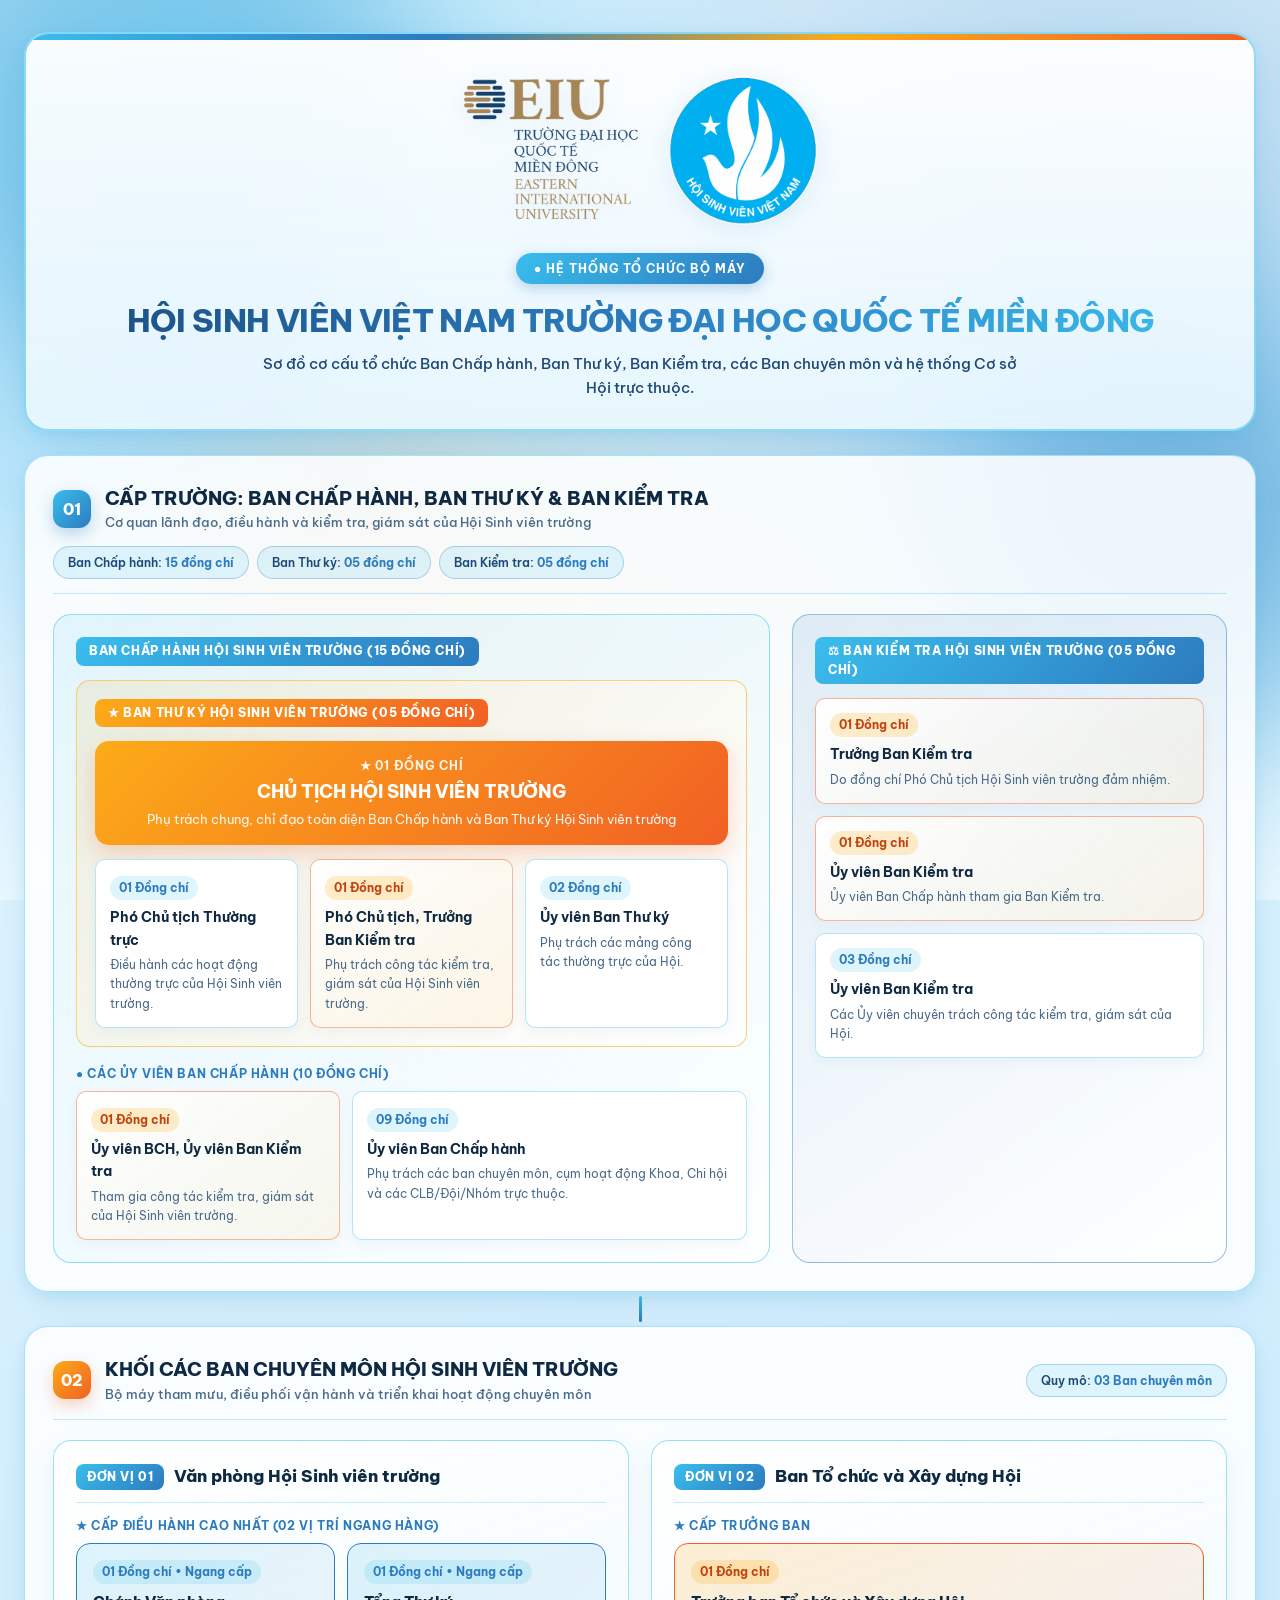
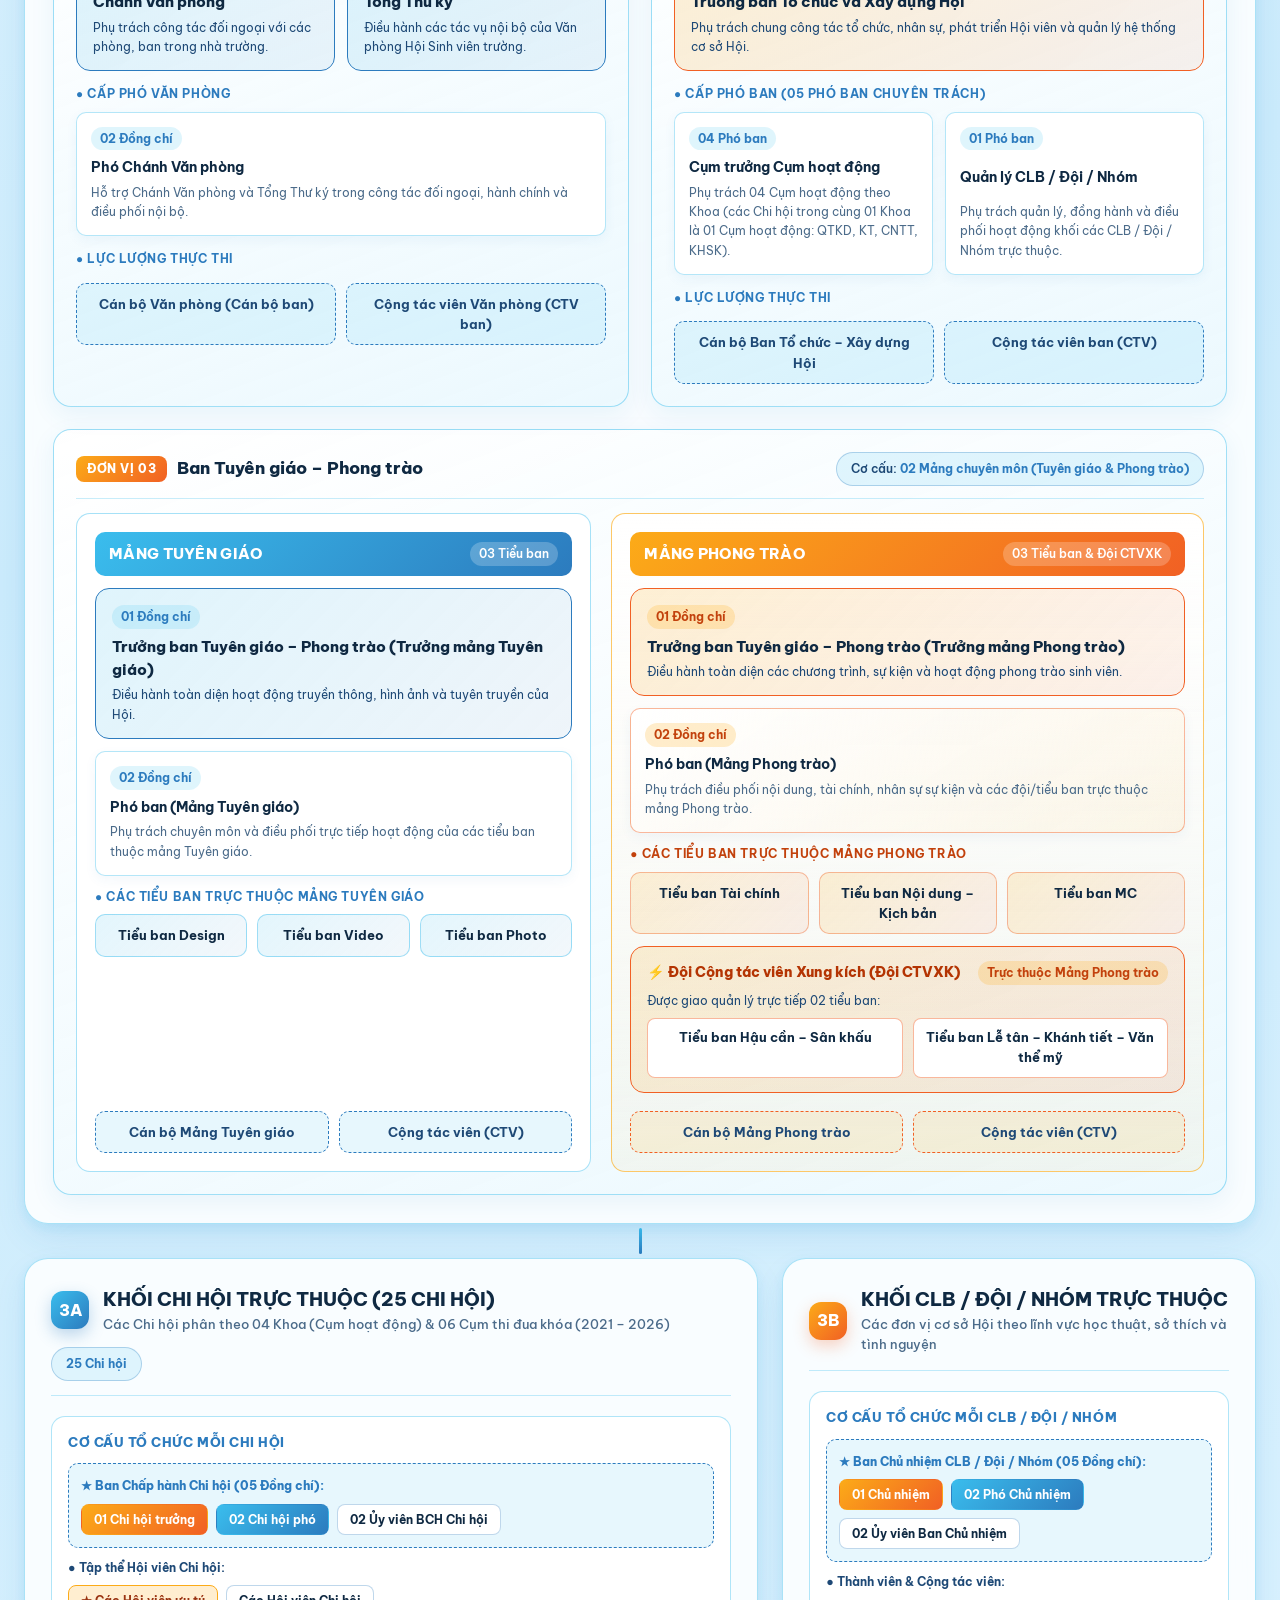
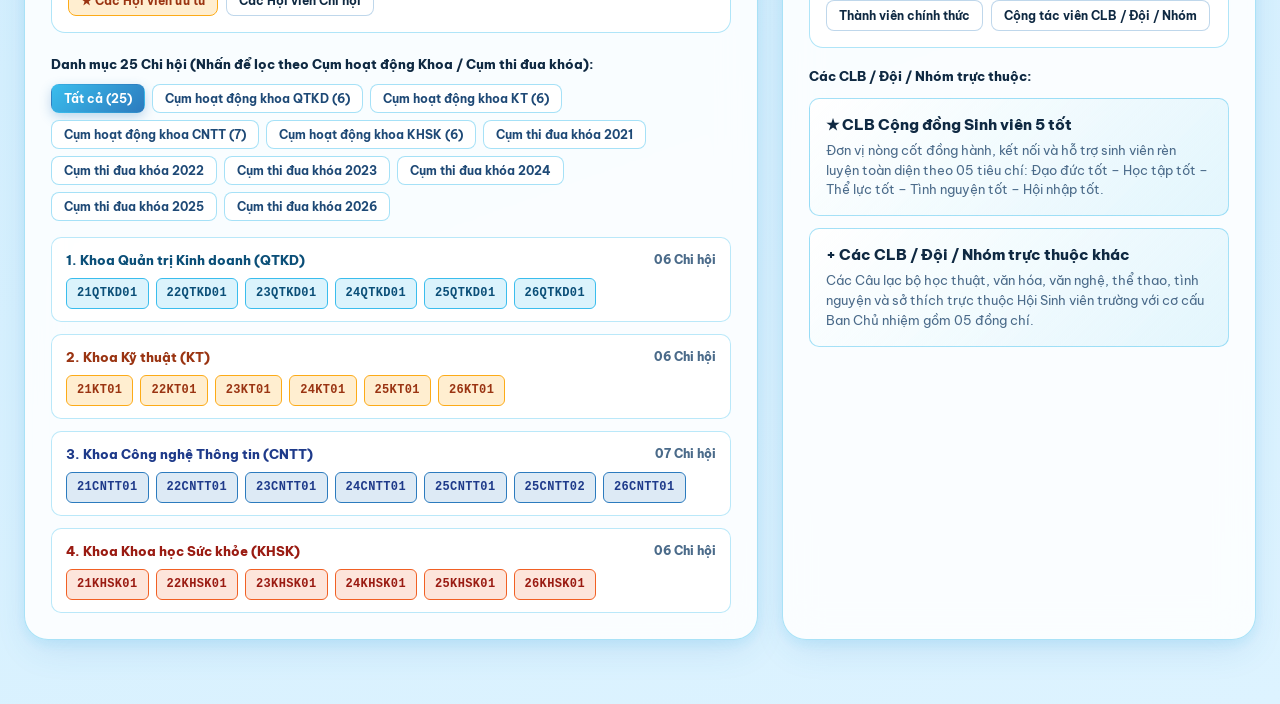
<file: .history/Hệ thống tổ chức HSV trường_20261021142851.html>
<!DOCTYPE html>
<html lang="vi">
<head>
  <meta charset="UTF-8" />
  <meta name="viewport" content="width=device-width, initial-scale=1.0" />
  <title>Sơ Đồ Tổ Chức Hội Sinh Viên Trường ĐH Quốc Tế Miền Đông (HSV EIU)</title>
  <link rel="preconnect" href="https://fonts.googleapis.com">
  <link rel="preconnect" href="https://fonts.gstatic.com" crossorigin>
  <link href="https://fonts.googleapis.com/css2?family=Be+Vietnam+Pro:ital,wght@0,300;0,400;0,500;0,600;0,700;0,800;1,400&display=swap" rel="stylesheet">
  <style>
    :root {
      /* Bảng màu chủ đạo từ thiết kế */
      --sky-cyan: #3ABDED;       /* C:64 M:05 Y:00 K:00 */
      --ocean-blue: #2C7BBE;     /* C:82 M:48 Y:00 K:00 */
      --amber-gold: #FCAB18;     /* C:00 M:37 Y:100 K:00 */
      --coral-orange: #F16024;   /* C:00 M:78 Y:98 K:00 */

      /* Hệ màu nền & chữ tông Xanh bầu trời (Sky Blue Theme) */
      --bg-sky-light: #E8F7FE;
      --bg-sky-mid: #CBEBFC;
      --bg-sky-deep: #B3E2FA;
      --card-glass: rgba(255, 255, 255, 0.86);
      --card-glass-hover: rgba(255, 255, 255, 0.96);
      --card-border: rgba(58, 189, 237, 0.42);
      --card-border-strong: rgba(44, 123, 190, 0.55);

      --text-primary: #0F2942;
      --text-secondary: #1E4976;
      --text-muted: #4B6B8A;

      --grad-sky-ocean: linear-gradient(135deg, #3ABDED 0%, #2C7BBE 100%);
      --grad-ocean-sky: linear-gradient(135deg, #2C7BBE 0%, #3ABDED 100%);
      --grad-amber-coral: linear-gradient(135deg, #FCAB18 0%, #F16024 100%);
      --grad-sky-amber: linear-gradient(135deg, #3ABDED 0%, #2C7BBE 55%, #FCAB18 100%);
      --grad-soft-sky: linear-gradient(145deg, rgba(58, 189, 237, 0.16), rgba(44, 123, 190, 0.08));
      --grad-soft-warm: linear-gradient(145deg, rgba(252, 171, 24, 0.18), rgba(241, 96, 36, 0.10));

      --shadow-soft: 0 14px 36px -8px rgba(44, 123, 190, 0.16), 0 4px 12px rgba(58, 189, 237, 0.12);
      --shadow-hover: 0 18px 42px -6px rgba(44, 123, 190, 0.25);

      --radius-xl: 24px;
      --radius-lg: 18px;
      --radius-md: 14px;
      --radius-sm: 10px;
    }

    * {
      box-sizing: border-box;
      margin: 0;
      padding: 0;
    }

    body {
      font-family: "Be Vietnam Pro", sans-serif;
      background: linear-gradient(160deg, var(--bg-sky-light) 0%, var(--bg-sky-mid) 50%, #DDF3FF 100%);
      color: var(--text-primary);
      min-height: 100vh;
      overflow-x: hidden;
      position: relative;
      line-height: 1.55;
      padding: 32px 24px 64px;
    }

    /* Hiệu ứng nền bầu trời chuyển sắc (Sky Ambient Background) */
    .ambient-bg {
      position: fixed;
      inset: 0;
      z-index: -1;
      overflow: hidden;
      background:
        radial-gradient(circle at 15% 10%, rgba(58, 189, 237, 0.35) 0%, transparent 45%),
        radial-gradient(circle at 85% 20%, rgba(44, 123, 190, 0.25) 0%, transparent 50%),
        radial-gradient(circle at 50% 85%, rgba(252, 171, 24, 0.15) 0%, transparent 45%),
        linear-gradient(180deg, #E3F5FE 0%, #C8EAFC 55%, #E8F7FE 100%);
    }

    .orb {
      position: absolute;
      border-radius: 50%;
      filter: blur(85px);
      opacity: 0.45;
      animation: floatOrb 18s infinite alternate ease-in-out;
    }

    .orb-1 {
      width: 520px;
      height: 520px;
      background: radial-gradient(circle, var(--sky-cyan), var(--ocean-blue));
      top: -140px;
      left: -100px;
    }

    .orb-2 {
      width: 460px;
      height: 460px;
      background: radial-gradient(circle, var(--ocean-blue), var(--sky-cyan));
      top: 32%;
      right: -120px;
      animation-delay: -5s;
    }

    .orb-3 {
      width: 420px;
      height: 420px;
      background: radial-gradient(circle, var(--amber-gold), var(--coral-orange));
      bottom: 5%;
      left: 12%;
      opacity: 0.22;
      animation-delay: -9s;
    }

    @keyframes floatOrb {
      0% { transform: translate(0, 0) scale(1); }
      100% { transform: translate(30px, 40px) scale(1.06); }
    }

    .container {
      max-width: 1400px;
      margin: 0 auto;
    }

    /* Khung Glassmorphism sáng trên nền xanh bầu trời */
    .glass {
      background: var(--card-glass);
      backdrop-filter: blur(18px);
      -webkit-backdrop-filter: blur(18px);
      border: 1.5px solid var(--card-border);
      box-shadow: var(--shadow-soft);
      border-radius: var(--radius-xl);
      position: relative;
      transition: all 0.28s cubic-bezier(0.16, 1, 0.3, 1);
    }

    .glass-interactive:hover {
      transform: translateY(-3px);
      background: var(--card-glass-hover);
      border-color: var(--ocean-blue);
      box-shadow: var(--shadow-hover);
    }

    /* HEADER & LOGO CĂN GIỮA */
    .header-card {
      padding: 32px 36px 30px;
      text-align: center;
      margin-bottom: 24px;
      background: linear-gradient(180deg, rgba(255, 255, 255, 0.95) 0%, rgba(235, 248, 255, 0.9) 100%);
      border: 2px solid rgba(58, 189, 237, 0.55);
      overflow: hidden;
    }

    .header-card::after {
      content: "";
      position: absolute;
      top: 0;
      left: 0;
      right: 0;
      height: 6px;
      background: linear-gradient(90deg, var(--sky-cyan), var(--ocean-blue), var(--amber-gold), var(--coral-orange));
    }

    .logo-wrapper {
      display: flex;
      justify-content: center;
      align-items: center;
      margin-bottom: 16px;
    }

    .logo-wrapper img {
      max-width: 390px;
      width: 100%;
      height: auto;
      object-fit: contain;
      filter: drop-shadow(0 4px 12px rgba(44, 123, 190, 0.12));
    }

    .org-badge {
      display: inline-flex;
      align-items: center;
      gap: 8px;
      padding: 6px 18px;
      border-radius: 999px;
      font-size: 0.78rem;
      font-weight: 700;
      letter-spacing: 0.08em;
      text-transform: uppercase;
      background: var(--grad-sky-ocean);
      color: #ffffff;
      box-shadow: 0 4px 14px rgba(44, 123, 190, 0.3);
      margin-bottom: 12px;
    }

    .header-card h1 {
      font-size: clamp(1.4rem, 2.5vw, 2.15rem);
      font-weight: 800;
      letter-spacing: -0.02em;
      background: linear-gradient(90deg, #1B4F82 0%, var(--ocean-blue) 50%, var(--sky-cyan) 100%);
      -webkit-background-clip: text;
      -webkit-text-fill-color: transparent;
      margin-bottom: 6px;
    }

    .header-card p {
      color: var(--text-secondary);
      font-size: 0.95rem;
      font-weight: 500;
      max-width: 780px;
      margin: 0 auto;
    }

    /* Trục nối giữa các tầng */
    .tree-connector {
      display: flex;
      flex-direction: column;
      align-items: center;
      margin: 4px 0;
    }

    .tree-line {
      width: 3px;
      height: 26px;
      border-radius: 999px;
      background: linear-gradient(to bottom, var(--sky-cyan), var(--ocean-blue));
    }

    /* Banner tiêu đề mỗi tầng */
    .level-banner {
      display: flex;
      align-items: center;
      justify-content: space-between;
      flex-wrap: wrap;
      gap: 12px;
      margin-bottom: 20px;
      padding-bottom: 14px;
      border-bottom: 1.5px solid rgba(58, 189, 237, 0.3);
    }

    .level-title {
      display: flex;
      align-items: center;
      gap: 14px;
    }

    .level-number {
      width: 38px;
      height: 38px;
      border-radius: 12px;
      background: var(--grad-sky-ocean);
      color: #ffffff;
      font-weight: 800;
      font-size: 1rem;
      display: flex;
      align-items: center;
      justify-content: center;
      box-shadow: 0 6px 16px rgba(44, 123, 190, 0.3);
      flex-shrink: 0;
    }

    .level-number.warm {
      background: var(--grad-amber-coral);
      box-shadow: 0 6px 16px rgba(241, 96, 36, 0.28);
    }

    .level-title h2 {
      font-size: 1.18rem;
      font-weight: 800;
      color: var(--text-primary);
    }

    .level-title span {
      font-size: 0.83rem;
      color: var(--text-muted);
      display: block;
      font-weight: 500;
    }

    .stat-chip {
      padding: 6px 14px;
      border-radius: 999px;
      font-size: 0.78rem;
      font-weight: 600;
      background: rgba(58, 189, 237, 0.14);
      border: 1px solid rgba(44, 123, 190, 0.3);
      color: var(--text-secondary);
    }

    .stat-chip strong {
      color: var(--ocean-blue);
    }

    /* ================================================================= */
    /* TẦNG 1: CẤP TRƯỜNG (BCH, BTK & BKT)                               */
    /* ================================================================= */
    .level-1-wrapper {
      padding: 28px;
    }

    .leadership-grid {
      display: grid;
      grid-template-columns: 1.65fr 1fr;
      gap: 22px;
      align-items: stretch;
    }

    .bch-container {
      padding: 22px;
      border-radius: var(--radius-lg);
      background: linear-gradient(145deg, rgba(58, 189, 237, 0.12), rgba(255, 255, 255, 0.75));
      border: 1.5px solid rgba(58, 189, 237, 0.5);
    }

    .box-badge {
      display: inline-flex;
      align-items: center;
      gap: 6px;
      font-size: 0.75rem;
      font-weight: 800;
      text-transform: uppercase;
      letter-spacing: 0.05em;
      padding: 5px 13px;
      border-radius: 8px;
      margin-bottom: 14px;
    }

    .badge-sky {
      background: var(--grad-sky-ocean);
      color: #ffffff;
    }

    .badge-warm {
      background: var(--grad-amber-coral);
      color: #ffffff;
    }

    .btk-nested-box {
      padding: 18px;
      border-radius: var(--radius-md);
      background: linear-gradient(135deg, rgba(252, 171, 24, 0.12), rgba(255, 255, 255, 0.9));
      border: 1.5px solid rgba(252, 171, 24, 0.55);
      margin-bottom: 18px;
    }

    .president-card {
      padding: 16px 20px;
      border-radius: var(--radius-md);
      background: linear-gradient(135deg, var(--amber-gold) 0%, var(--coral-orange) 100%);
      color: #ffffff;
      text-align: center;
      margin-bottom: 14px;
      box-shadow: 0 8px 22px rgba(241, 96, 36, 0.25);
    }

    .president-card .role-crown {
      font-size: 0.72rem;
      font-weight: 700;
      text-transform: uppercase;
      letter-spacing: 0.08em;
      color: rgba(255, 255, 255, 0.92);
      display: block;
      margin-bottom: 3px;
    }

    .president-card h4 {
      font-size: 1.12rem;
      font-weight: 800;
      color: #ffffff;
    }

    .president-card p {
      font-size: 0.82rem;
      color: rgba(255, 255, 255, 0.92);
      margin-top: 3px;
    }

    .btk-subgrid {
      display: grid;
      grid-template-columns: repeat(3, 1fr);
      gap: 12px;
    }

    .role-card {
      padding: 14px;
      border-radius: var(--radius-sm);
      background: #ffffff;
      border: 1px solid rgba(58, 189, 237, 0.38);
      box-shadow: 0 4px 12px rgba(44, 123, 190, 0.06);
      display: flex;
      flex-direction: column;
      justify-content: space-between;
    }

    .role-card.warm-accent {
      border-color: rgba(241, 96, 36, 0.45);
      background: linear-gradient(145deg, #ffffff, rgba(252, 171, 24, 0.08));
    }

    .role-count {
      display: inline-block;
      font-size: 0.72rem;
      font-weight: 700;
      padding: 3px 9px;
      border-radius: 999px;
      background: rgba(58, 189, 237, 0.16);
      color: var(--ocean-blue);
      width: fit-content;
      margin-bottom: 6px;
    }

    .role-count.warm {
      background: rgba(252, 171, 24, 0.22);
      color: #C2410C;
    }

    .role-card h5 {
      font-size: 0.9rem;
      font-weight: 700;
      color: var(--text-primary);
      margin-bottom: 4px;
    }

    .role-card p {
      font-size: 0.78rem;
      color: var(--text-muted);
    }

    .bch-remaining-grid {
      display: grid;
      grid-template-columns: 1fr 1.5fr;
      gap: 12px;
    }

    .bkt-container {
      padding: 22px;
      border-radius: var(--radius-lg);
      background: linear-gradient(145deg, rgba(44, 123, 190, 0.12), rgba(255, 255, 255, 0.78));
      border: 1.5px solid rgba(44, 123, 190, 0.45);
      display: flex;
      flex-direction: column;
      justify-content: flex-start;
    }

    .bkt-stack {
      display: flex;
      flex-direction: column;
      gap: 12px;
    }

    /* ================================================================= */
    /* TẦNG 2: CÁC BAN CHUYÊN MÔN (THIẾT KẾ CHI TIẾT)                     */
    /* ================================================================= */
    .support-section {
      padding: 28px;
    }

    .dept-top-grid {
      display: grid;
      grid-template-columns: 1fr 1fr;
      gap: 22px;
      margin-bottom: 22px;
    }

    .dept-card {
      padding: 22px;
      border-radius: var(--radius-lg);
      background: linear-gradient(160deg, rgba(255, 255, 255, 0.92), rgba(232, 247, 254, 0.78));
      border: 1.5px solid rgba(58, 189, 237, 0.48);
      box-shadow: 0 8px 24px rgba(44, 123, 190, 0.08);
      display: flex;
      flex-direction: column;
      gap: 14px;
    }

    .dept-header {
      display: flex;
      align-items: center;
      justify-content: space-between;
      flex-wrap: wrap;
      gap: 8px;
      padding-bottom: 12px;
      border-bottom: 1.5px solid rgba(58, 189, 237, 0.28);
    }

    .dept-header-left {
      display: flex;
      align-items: center;
      gap: 10px;
    }

    .dept-badge {
      padding: 4px 11px;
      border-radius: 8px;
      font-size: 0.72rem;
      font-weight: 800;
      text-transform: uppercase;
      letter-spacing: 0.05em;
      background: var(--grad-sky-ocean);
      color: #fff;
    }

    .dept-badge.warm {
      background: var(--grad-amber-coral);
    }

    .dept-header h3 {
      font-size: 1.08rem;
      font-weight: 800;
      color: var(--text-primary);
    }

    .tier-label {
      font-size: 0.74rem;
      font-weight: 700;
      text-transform: uppercase;
      letter-spacing: 0.05em;
      color: var(--ocean-blue);
      margin-bottom: 8px;
      display: flex;
      align-items: center;
      gap: 6px;
    }

    /* Cấp trưởng ngang hàng (Văn phòng) */
    .co-leaders-grid {
      display: grid;
      grid-template-columns: 1fr 1fr;
      gap: 12px;
    }

    .leader-box {
      padding: 14px 16px;
      border-radius: var(--radius-md);
      background: linear-gradient(135deg, rgba(58, 189, 237, 0.16), rgba(44, 123, 190, 0.08));
      border: 1.5px solid var(--ocean-blue);
    }

    .leader-box.warm {
      background: linear-gradient(135deg, rgba(252, 171, 24, 0.18), rgba(241, 96, 36, 0.08));
      border-color: var(--coral-orange);
    }

    .leader-box h4 {
      font-size: 0.94rem;
      font-weight: 800;
      color: var(--text-primary);
      margin-bottom: 4px;
    }

    .leader-box p {
      font-size: 0.78rem;
      color: var(--text-secondary);
    }

    .deputy-grid-2 {
      display: grid;
      grid-template-columns: 1fr 1fr;
      gap: 12px;
    }

    .member-footer-pills {
      display: flex;
      flex-wrap: wrap;
      gap: 10px;
      padding-top: 6px;
    }

    .staff-pill {
      flex: 1;
      min-width: 160px;
      padding: 10px 14px;
      border-radius: var(--radius-sm);
      background: rgba(58, 189, 237, 0.12);
      border: 1px dashed var(--ocean-blue);
      font-size: 0.82rem;
      font-weight: 700;
      color: var(--text-secondary);
      text-align: center;
    }

    /* Ban Tuyên giáo - Phong trào (2 mảng) */
    .tgpt-wings-grid {
      display: grid;
      grid-template-columns: 1fr 1.15fr;
      gap: 20px;
    }

    .wing-box {
      padding: 18px;
      border-radius: var(--radius-md);
      background: #ffffff;
      border: 1.5px solid rgba(58, 189, 237, 0.45);
      display: flex;
      flex-direction: column;
      gap: 12px;
    }

    .wing-box.movement {
      border-color: rgba(252, 171, 24, 0.65);
      background: linear-gradient(180deg, #ffffff 0%, rgba(252, 171, 24, 0.06) 100%);
    }

    .wing-header {
      display: flex;
      align-items: center;
      justify-content: space-between;
      padding: 10px 14px;
      border-radius: var(--radius-sm);
      background: var(--grad-sky-ocean);
      color: #ffffff;
    }

    .wing-header.warm {
      background: var(--grad-amber-coral);
    }

    .wing-header h4 {
      font-size: 0.95rem;
      font-weight: 800;
      letter-spacing: 0.02em;
    }

    .wing-header span {
      font-size: 0.74rem;
      font-weight: 600;
      background: rgba(255, 255, 255, 0.22);
      padding: 3px 9px;
      border-radius: 999px;
    }

    .subteam-grid-3 {
      display: grid;
      grid-template-columns: repeat(3, 1fr);
      gap: 10px;
    }

    .subteam-chip {
      padding: 10px 12px;
      border-radius: var(--radius-sm);
      background: linear-gradient(135deg, rgba(58, 189, 237, 0.14), rgba(44, 123, 190, 0.06));
      border: 1px solid rgba(58, 189, 237, 0.45);
      text-align: center;
      font-size: 0.82rem;
      font-weight: 700;
      color: var(--text-primary);
    }

    .subteam-chip.warm {
      background: linear-gradient(135deg, rgba(252, 171, 24, 0.16), rgba(241, 96, 36, 0.08));
      border-color: rgba(241, 96, 36, 0.4);
    }

    /* Đội CTVXK trực thuộc Mảng Phong trào */
    .ctvxk-nested-card {
      padding: 14px 16px;
      border-radius: var(--radius-md);
      background: linear-gradient(135deg, rgba(252, 171, 24, 0.16), rgba(241, 96, 36, 0.1));
      border: 1.5px solid var(--coral-orange);
    }

    .ctvxk-nested-card .ctvxk-title {
      display: flex;
      align-items: center;
      justify-content: space-between;
      flex-wrap: wrap;
      gap: 6px;
      font-size: 0.88rem;
      font-weight: 800;
      color: #B43403;
      margin-bottom: 6px;
    }

    .ctvxk-subteams {
      display: grid;
      grid-template-columns: 1fr 1fr;
      gap: 10px;
      margin-top: 8px;
    }

    .ctvxk-subchip {
      padding: 9px 12px;
      border-radius: 8px;
      background: #ffffff;
      border: 1px solid rgba(241, 96, 36, 0.45);
      font-size: 0.8rem;
      font-weight: 700;
      color: var(--text-primary);
      text-align: center;
    }

    /* ================================================================= */
    /* TẦNG 3: CÁC CƠ SỞ HỘI TRỰC THUỘC (CHI HỘI & CLB/ĐỘI/NHÓM)          */
    /* ================================================================= */
    .grassroots-grid {
      display: grid;
      grid-template-columns: 1.55fr 1fr;
      gap: 24px;
    }

    .grassroots-panel {
      padding: 26px;
    }

    .anatomy-box {
      padding: 16px;
      border-radius: var(--radius-md);
      background: rgba(255, 255, 255, 0.88);
      border: 1.5px solid rgba(58, 189, 237, 0.4);
      margin-bottom: 18px;
    }

    .anatomy-title {
      font-size: 0.84rem;
      font-weight: 800;
      color: var(--ocean-blue);
      margin-bottom: 10px;
      text-transform: uppercase;
      letter-spacing: 0.04em;
    }

    .anatomy-bch-box {
      padding: 12px;
      border-radius: var(--radius-sm);
      background: rgba(58, 189, 237, 0.12);
      border: 1px dashed var(--ocean-blue);
      margin-bottom: 10px;
    }

    .anatomy-pills {
      display: flex;
      flex-wrap: wrap;
      gap: 8px;
      margin-top: 8px;
    }

    .pill {
      padding: 5px 12px;
      border-radius: 8px;
      font-size: 0.77rem;
      font-weight: 700;
      background: #ffffff;
      border: 1px solid rgba(44, 123, 190, 0.3);
      color: var(--text-primary);
    }

    .pill.leader {
      background: var(--grad-amber-coral);
      border-color: transparent;
      color: #ffffff;
    }

    .pill.deputy {
      background: var(--grad-sky-ocean);
      border-color: transparent;
      color: #ffffff;
    }

    .pill.elite {
      background: rgba(252, 171, 24, 0.2);
      border-color: var(--amber-gold);
      color: #9A3412;
    }

    /* Bộ lọc 25 Chi hội */
    .filter-controls {
      display: flex;
      flex-wrap: wrap;
      gap: 7px;
      margin-bottom: 16px;
    }

    .filter-btn {
      padding: 6px 12px;
      border-radius: 8px;
      font-family: inherit;
      font-size: 0.75rem;
      font-weight: 700;
      color: var(--text-secondary);
      background: #ffffff;
      border: 1px solid rgba(58, 189, 237, 0.45);
      cursor: pointer;
      transition: all 0.2s ease;
    }

    .filter-btn:hover,
    .filter-btn.active {
      background: var(--grad-sky-ocean);
      color: #ffffff;
      border-color: transparent;
      box-shadow: 0 4px 12px rgba(44, 123, 190, 0.3);
    }

    .filter-btn.cohort-btn:hover,
    .filter-btn.cohort-btn.active {
      background: var(--grad-amber-coral);
      color: #ffffff;
      border-color: transparent;
      box-shadow: 0 4px 12px rgba(241, 96, 36, 0.3);
    }

    .faculty-group {
      margin-bottom: 12px;
      padding: 12px 14px;
      border-radius: var(--radius-sm);
      background: rgba(255, 255, 255, 0.85);
      border: 1px solid rgba(58, 189, 237, 0.35);
    }

    .faculty-header {
      display: flex;
      justify-content: space-between;
      align-items: center;
      font-size: 0.82rem;
      font-weight: 800;
      margin-bottom: 8px;
      color: var(--text-primary);
    }

    .chi-hoi-chips {
      display: flex;
      flex-wrap: wrap;
      gap: 7px;
    }

    .ch-chip {
      padding: 5px 10px;
      border-radius: 6px;
      font-size: 0.75rem;
      font-weight: 700;
      font-family: monospace;
      letter-spacing: 0.03em;
      transition: all 0.2s ease;
    }

    .ch-chip.qtkd {
      background: rgba(58, 189, 237, 0.18);
      border: 1px solid var(--sky-cyan);
      color: #0B4F78;
    }

    .ch-chip.kt {
      background: rgba(252, 171, 24, 0.2);
      border: 1px solid var(--amber-gold);
      color: #9A3412;
    }

    .ch-chip.cntt {
      background: rgba(44, 123, 190, 0.16);
      border: 1px solid var(--ocean-blue);
      color: #1E3A8A;
    }

    .ch-chip.khsk {
      background: rgba(241, 96, 36, 0.16);
      border: 1px solid var(--coral-orange);
      color: #9A1B12;
    }

    .ch-chip.dimmed {
      opacity: 0.18;
      transform: scale(0.94);
    }

    .clb-list {
      display: flex;
      flex-direction: column;
      gap: 12px;
      margin-top: 12px;
    }

    .clb-card {
      padding: 15px 16px;
      border-radius: var(--radius-sm);
      background: linear-gradient(135deg, #ffffff 0%, rgba(58, 189, 237, 0.12) 100%);
      border: 1px solid rgba(58, 189, 237, 0.45);
    }

    .clb-card h5 {
      font-size: 0.92rem;
      font-weight: 800;
      color: var(--text-primary);
      margin-bottom: 4px;
    }

    .clb-card p {
      font-size: 0.8rem;
      color: var(--text-muted);
    }

    @media (max-width: 1080px) {
      .leadership-grid,
      .dept-top-grid,
      .tgpt-wings-grid,
      .grassroots-grid {
        grid-template-columns: 1fr;
      }
      .btk-subgrid,
      .bch-remaining-grid,
      .co-leaders-grid,
      .deputy-grid-2,
      .subteam-grid-3,
      .ctvxk-subteams {
        grid-template-columns: 1fr;
      }
    }
  </style>
</head>
<body>

  <!-- Nền Xanh Bầu Trời Phối Gradient -->
  <div class="ambient-bg">
    <div class="orb orb-1"></div>
    <div class="orb orb-2"></div>
    <div class="orb orb-3"></div>
  </div>

  <div class="container">

    <!-- ================================================================= -->
    <!-- HEADER: LOGO CĂN GIỮA & TIÊU ĐỀ                                    -->
    <!-- ================================================================= -->
    <header class="glass header-card">
      <div class="logo-wrapper">
        <img src="[data-uri]" alt="Logo EIU và Hội Sinh Viên Việt Nam" />
      </div>
      <div class="org-badge">● Hệ thống Tổ chức Bộ máy</div>
      <h1>HỘI SINH VIÊN VIỆT NAM TRƯỜNG ĐẠI HỌC QUỐC TẾ MIỀN ĐÔNG</h1>
      <p>
        Sơ đồ cơ cấu tổ chức Ban Chấp hành, Ban Thư ký, Ban Kiểm tra, các Ban chuyên môn và hệ thống Cơ sở Hội trực thuộc.
      </p>
    </header>

    <!-- ================================================================= -->
    <!-- TẦNG 1: CẤP TRƯỜNG (BCH, BTK & BKT)                               -->
    <!-- ================================================================= -->
    <section class="glass level-1-wrapper">
      <div class="level-banner">
        <div class="level-title">
          <div class="level-number">01</div>
          <div>
            <h2>CẤP TRƯỜNG: BAN CHẤP HÀNH, BAN THƯ KÝ & BAN KIỂM TRA</h2>
            <span>Cơ quan lãnh đạo, điều hành và kiểm tra, giám sát của Hội Sinh viên trường</span>
          </div>
        </div>
        <div style="display: flex; gap: 8px; flex-wrap: wrap;">
          <span class="stat-chip">Ban Chấp hành: <strong>15 đồng chí</strong></span>
          <span class="stat-chip">Ban Thư ký: <strong>05 đồng chí</strong></span>
          <span class="stat-chip">Ban Kiểm tra: <strong>05 đồng chí</strong></span>
        </div>
      </div>

      <div class="leadership-grid">

        <!-- KHỐI TRÁI: BAN CHẤP HÀNH (15 Đ/C) & BAN THƯ KÝ (05 Đ/C) -->
        <div class="bch-container">
          <span class="box-badge badge-sky">Ban Chấp hành Hội Sinh viên trường (15 Đồng chí)</span>

          <!-- BAN THƯ KÝ (05 Đ/C) -->
          <div class="btk-nested-box">
            <span class="box-badge badge-warm">★ Ban Thư ký Hội Sinh viên trường (05 Đồng chí)</span>

            <!-- CHỦ TỊCH -->
            <div class="president-card glass-interactive">
              <span class="role-crown">★ 01 Đồng chí</span>
              <h4>CHỦ TỊCH HỘI SINH VIÊN TRƯỜNG</h4>
              <p>Phụ trách chung, chỉ đạo toàn diện Ban Chấp hành và Ban Thư ký Hội Sinh viên trường</p>
            </div>

            <!-- 2 PHÓ CHỦ TỊCH & 2 ỦY VIÊN BTK -->
            <div class="btk-subgrid">
              <div class="role-card glass-interactive">
                <div>
                  <span class="role-count">01 Đồng chí</span>
                  <h5>Phó Chủ tịch Thường trực</h5>
                  <p>Điều hành các hoạt động thường trực của Hội Sinh viên trường.</p>
                </div>
              </div>

              <div class="role-card warm-accent glass-interactive">
                <div>
                  <span class="role-count warm">01 Đồng chí</span>
                  <h5>Phó Chủ tịch, Trưởng Ban Kiểm tra</h5>
                  <p>Phụ trách công tác kiểm tra, giám sát của Hội Sinh viên trường.</p>
                </div>
              </div>

              <div class="role-card glass-interactive">
                <div>
                  <span class="role-count">02 Đồng chí</span>
                  <h5>Ủy viên Ban Thư ký</h5>
                  <p>Phụ trách các mảng công tác thường trực của Hội.</p>
                </div>
              </div>
            </div>
          </div>

          <!-- 10 ỦY VIÊN BCH CÒN LẠI -->
          <div class="tier-label">● Các Ủy viên Ban Chấp hành (10 Đồng chí)</div>
          <div class="bch-remaining-grid">
            <div class="role-card warm-accent glass-interactive">
              <div>
                <span class="role-count warm">01 Đồng chí</span>
                <h5>Ủy viên BCH, Ủy viên Ban Kiểm tra</h5>
                <p>Tham gia công tác kiểm tra, giám sát của Hội Sinh viên trường.</p>
              </div>
            </div>

            <div class="role-card glass-interactive">
              <div>
                <span class="role-count">09 Đồng chí</span>
                <h5>Ủy viên Ban Chấp hành</h5>
                <p>Phụ trách các ban chuyên môn, cụm hoạt động Khoa, Chi hội và các CLB/Đội/Nhóm trực thuộc.</p>
              </div>
            </div>
          </div>
        </div>

        <!-- KHỐI PHẢI: BAN KIỂM TRA (05 Đ/C) -->
        <div class="bkt-container">
          <span class="box-badge badge-sky">⚖ Ban Kiểm tra Hội Sinh viên trường (05 Đồng chí)</span>

          <div class="bkt-stack">
            <div class="role-card warm-accent glass-interactive">
              <span class="role-count warm">01 Đồng chí</span>
              <h5>Trưởng Ban Kiểm tra</h5>
              <p>Do đồng chí Phó Chủ tịch Hội Sinh viên trường đảm nhiệm.</p>
            </div>

            <div class="role-card warm-accent glass-interactive">
              <span class="role-count warm">01 Đồng chí</span>
              <h5>Ủy viên Ban Kiểm tra</h5>
              <p>Ủy viên Ban Chấp hành tham gia Ban Kiểm tra.</p>
            </div>

            <div class="role-card glass-interactive">
              <span class="role-count">03 Đồng chí</span>
              <h5>Ủy viên Ban Kiểm tra</h5>
              <p>Các Ủy viên chuyên trách công tác kiểm tra, giám sát của Hội.</p>
            </div>
          </div>
        </div>

      </div>
    </section>

    <!-- CONNECTOR: TẦNG 1 -> TẦNG 2 -->
    <div class="tree-connector">
      <div class="tree-line"></div>
    </div>

    <!-- ================================================================= -->
    <!-- TẦNG 2: CÁC ĐƠN VỊ CHUYÊN MÔN TRỰC THUỘC (03 BAN CHUYÊN MÔN)      -->
    <!-- ================================================================= -->
    <section class="glass support-section">
      <div class="level-banner">
        <div class="level-title">
          <div class="level-number warm">02</div>
          <div>
            <h2>KHỐI CÁC BAN CHUYÊN MÔN HỘI SINH VIÊN TRƯỜNG</h2>
            <span>Bộ máy tham mưu, điều phối vận hành và triển khai hoạt động chuyên môn</span>
          </div>
        </div>
        <span class="stat-chip">Quy mô: <strong>03 Ban chuyên môn</strong></span>
      </div>

      <!-- HÀNG TRÊN: VĂN PHÒNG & BAN TỔ CHỨC - XÂY DỰNG HỘI -->
      <div class="dept-top-grid">

        <!-- 1. VĂN PHÒNG HỘI SINH VIÊN TRƯỜNG -->
        <div class="dept-card glass-interactive">
          <div class="dept-header">
            <div class="dept-header-left">
              <span class="dept-badge">Đơn vị 01</span>
              <h3>Văn phòng Hội Sinh viên trường</h3>
            </div>
          </div>

          <div>
            <div class="tier-label">★ Cấp điều hành cao nhất (02 vị trí ngang hàng)</div>
            <div class="co-leaders-grid">
              <div class="leader-box">
                <span class="role-count">01 Đồng chí • Ngang cấp</span>
                <h4>Chánh Văn phòng</h4>
                <p>Phụ trách công tác đối ngoại với các phòng, ban trong nhà trường.</p>
              </div>
              <div class="leader-box">
                <span class="role-count">01 Đồng chí • Ngang cấp</span>
                <h4>Tổng Thư ký</h4>
                <p>Điều hành các tác vụ nội bộ của Văn phòng Hội Sinh viên trường.</p>
              </div>
            </div>
          </div>

          <div>
            <div class="tier-label">● Cấp Phó Văn phòng</div>
            <div class="role-card">
              <span class="role-count">02 Đồng chí</span>
              <h5>Phó Chánh Văn phòng</h5>
              <p>Hỗ trợ Chánh Văn phòng và Tổng Thư ký trong công tác đối ngoại, hành chính và điều phối nội bộ.</p>
            </div>
          </div>

          <div>
            <div class="tier-label">● Lực lượng thực thi</div>
            <div class="member-footer-pills">
              <div class="staff-pill">Cán bộ Văn phòng (Cán bộ ban)</div>
              <div class="staff-pill">Cộng tác viên Văn phòng (CTV ban)</div>
            </div>
          </div>
        </div>

        <!-- 2. BAN TỔ CHỨC VÀ XÂY DỰNG HỘI -->
        <div class="dept-card glass-interactive">
          <div class="dept-header">
            <div class="dept-header-left">
              <span class="dept-badge">Đơn vị 02</span>
              <h3>Ban Tổ chức và Xây dựng Hội</h3>
            </div>
          </div>

          <div>
            <div class="tier-label">★ Cấp Trưởng ban</div>
            <div class="leader-box warm">
              <span class="role-count warm">01 Đồng chí</span>
              <h4>Trưởng ban Tổ chức và Xây dựng Hội</h4>
              <p>Phụ trách chung công tác tổ chức, nhân sự, phát triển Hội viên và quản lý hệ thống cơ sở Hội.</p>
            </div>
          </div>

          <div>
            <div class="tier-label">● Cấp Phó ban (05 Phó ban chuyên trách)</div>
            <div class="deputy-grid-2">
              <div class="role-card">
                <span class="role-count">04 Phó ban</span>
                <h5>Cụm trưởng Cụm hoạt động</h5>
                <p>Phụ trách 04 Cụm hoạt động theo Khoa (các Chi hội trong cùng 01 Khoa là 01 Cụm hoạt động: QTKD, KT, CNTT, KHSK).</p>
              </div>
              <div class="role-card">
                <span class="role-count">01 Phó ban</span>
                <h5>Quản lý CLB / Đội / Nhóm</h5>
                <p>Phụ trách quản lý, đồng hành và điều phối hoạt động khối các CLB / Đội / Nhóm trực thuộc.</p>
              </div>
            </div>
          </div>

          <div>
            <div class="tier-label">● Lực lượng thực thi</div>
            <div class="member-footer-pills">
              <div class="staff-pill">Cán bộ Ban Tổ chức – Xây dựng Hội</div>
              <div class="staff-pill">Cộng tác viên ban (CTV)</div>
            </div>
          </div>
        </div>

      </div>

      <!-- HÀNG DƯỚI: 3. BAN TUYÊN GIÁO - PHONG TRÀO (2 MẢNG) -->
      <div class="dept-card">
        <div class="dept-header">
          <div class="dept-header-left">
            <span class="dept-badge warm">Đơn vị 03</span>
            <h3>Ban Tuyên giáo – Phong trào</h3>
          </div>
          <span class="stat-chip">Cơ cấu: <strong>02 Mảng chuyên môn (Tuyên giáo & Phong trào)</strong></span>
        </div>

        <div class="tgpt-wings-grid">

          <!-- MẢNG 1: MẢNG TUYÊN GIÁO -->
          <div class="wing-box">
            <div class="wing-header">
              <h4>MẢNG TUYÊN GIÁO</h4>
              <span>03 Tiểu ban</span>
            </div>

            <div class="leader-box">
              <span class="role-count">01 Đồng chí</span>
              <h4>Trưởng ban Tuyên giáo – Phong trào (Trưởng mảng Tuyên giáo)</h4>
              <p>Điều hành toàn diện hoạt động truyền thông, hình ảnh và tuyên truyền của Hội.</p>
            </div>

            <div class="role-card">
              <span class="role-count">02 Đồng chí</span>
              <h5>Phó ban (Mảng Tuyên giáo)</h5>
              <p>Phụ trách chuyên môn và điều phối trực tiếp hoạt động của các tiểu ban thuộc mảng Tuyên giáo.</p>
            </div>

            <div>
              <div class="tier-label">● Các Tiểu ban trực thuộc Mảng Tuyên giáo</div>
              <div class="subteam-grid-3">
                <div class="subteam-chip">Tiểu ban Design</div>
                <div class="subteam-chip">Tiểu ban Video</div>
                <div class="subteam-chip">Tiểu ban Photo</div>
              </div>
            </div>

            <div class="member-footer-pills" style="margin-top: auto;">
              <div class="staff-pill">Cán bộ Mảng Tuyên giáo</div>
              <div class="staff-pill">Cộng tác viên (CTV)</div>
            </div>
          </div>

          <!-- MẢNG 2: MẢNG PHONG TRÀO -->
          <div class="wing-box movement">
            <div class="wing-header warm">
              <h4>MẢNG PHONG TRÀO</h4>
              <span>03 Tiểu ban & Đội CTVXK</span>
            </div>

            <div class="leader-box warm">
              <span class="role-count warm">01 Đồng chí</span>
              <h4>Trưởng ban Tuyên giáo – Phong trào (Trưởng mảng Phong trào)</h4>
              <p>Điều hành toàn diện các chương trình, sự kiện và hoạt động phong trào sinh viên.</p>
            </div>

            <div class="role-card warm-accent">
              <span class="role-count warm">02 Đồng chí</span>
              <h5>Phó ban (Mảng Phong trào)</h5>
              <p>Phụ trách điều phối nội dung, tài chính, nhân sự sự kiện và các đội/tiểu ban trực thuộc mảng Phong trào.</p>
            </div>

            <div>
              <div class="tier-label" style="color: #C2410C;">● Các Tiểu ban trực thuộc Mảng Phong trào</div>
              <div class="subteam-grid-3">
                <div class="subteam-chip warm">Tiểu ban Tài chính</div>
                <div class="subteam-chip warm">Tiểu ban Nội dung – Kịch bản</div>
                <div class="subteam-chip warm">Tiểu ban MC</div>
              </div>
            </div>

            <!-- ĐỘI CTVXK TRỰC THUỘC MẢNG PHONG TRÀO -->
            <div class="ctvxk-nested-card">
              <div class="ctvxk-title">
                <span>⚡ Đội Cộng tác viên Xung kích (Đội CTVXK)</span>
                <span class="role-count warm" style="margin-bottom: 0;">Trực thuộc Mảng Phong trào</span>
              </div>
              <p style="font-size: 0.78rem; color: var(--text-secondary);">
                Được giao quản lý trực tiếp 02 tiểu ban:
              </p>
              <div class="ctvxk-subteams">
                <div class="ctvxk-subchip">Tiểu ban Hậu cần – Sân khấu</div>
                <div class="ctvxk-subchip">Tiểu ban Lễ tân – Khánh tiết – Văn thể mỹ</div>
              </div>
            </div>

            <div class="member-footer-pills" style="margin-top: auto;">
              <div class="staff-pill" style="border-color: var(--coral-orange); background: rgba(252, 171, 24, 0.12);">Cán bộ Mảng Phong trào</div>
              <div class="staff-pill" style="border-color: var(--coral-orange); background: rgba(252, 171, 24, 0.12);">Cộng tác viên (CTV)</div>
            </div>
          </div>

        </div>
      </div>
    </section>

    <!-- CONNECTOR: TẦNG 2 -> TẦNG 3 -->
    <div class="tree-connector">
      <div class="tree-line"></div>
    </div>

    <!-- ================================================================= -->
    <!-- TẦNG 3: CÁC CƠ SỞ HỘI TRỰC THUỘC (CHI HỘI & CLB/ĐỘI/NHÓM)          -->
    <!-- ================================================================= -->
    <section class="grassroots-grid">

      <!-- NHÁNH 3A: HỆ THỐNG 25 CHI HỘI -->
      <div class="glass grassroots-panel">
        <div class="level-banner">
          <div class="level-title">
            <div class="level-number">3A</div>
            <div>
              <h2>KHỐI CHI HỘI TRỰC THUỘC (25 CHI HỘI)</h2>
              <span>Các Chi hội phân theo 04 Khoa (Cụm hoạt động) & 06 Cụm thi đua khóa (2021 – 2026)</span>
            </div>
          </div>
          <span class="stat-chip"><strong>25 Chi hội</strong></span>
        </div>

        <!-- CƠ CẤU TỔ CHỨC MỖI CHI HỘI -->
        <div class="anatomy-box">
          <div class="anatomy-title">Cơ cấu tổ chức mỗi Chi hội</div>

          <div class="anatomy-bch-box">
            <div style="font-size: 0.78rem; font-weight: 800; color: var(--ocean-blue);">
              ★ Ban Chấp hành Chi hội (05 Đồng chí):
            </div>
            <div class="anatomy-pills">
              <span class="pill leader">01 Chi hội trưởng</span>
              <span class="pill deputy">02 Chi hội phó</span>
              <span class="pill">02 Ủy viên BCH Chi hội</span>
            </div>
          </div>

          <div style="font-size: 0.78rem; font-weight: 700; color: var(--text-secondary); margin-bottom: 6px;">
            ● Tập thể Hội viên Chi hội:
          </div>
          <div class="anatomy-pills">
            <span class="pill elite">★ Các Hội viên ưu tú</span>
            <span class="pill">Các Hội viên Chi hội</span>
          </div>
        </div>

        <!-- BỘ LỌC TƯƠNG TÁC 25 CHI HỘI -->
        <div style="margin-bottom: 8px;">
          <span style="font-size: 0.82rem; font-weight: 800; color: var(--text-primary);">Danh mục 25 Chi hội (Nhấn để lọc theo Cụm hoạt động Khoa / Cụm thi đua khóa):</span>
        </div>

        <div class="filter-controls" id="filterBar">
          <button class="filter-btn active" data-filter="all">Tất cả (25)</button>
          <button class="filter-btn" data-filter="QTKD">Cụm hoạt động khoa QTKD (6)</button>
          <button class="filter-btn" data-filter="KT">Cụm hoạt động khoa KT (6)</button>
          <button class="filter-btn" data-filter="CNTT">Cụm hoạt động khoa CNTT (7)</button>
          <button class="filter-btn" data-filter="KHSK">Cụm hoạt động khoa KHSK (6)</button>
          <button class="filter-btn cohort-btn" data-filter="21">Cụm thi đua khóa 2021</button>
          <button class="filter-btn cohort-btn" data-filter="22">Cụm thi đua khóa 2022</button>
          <button class="filter-btn cohort-btn" data-filter="23">Cụm thi đua khóa 2023</button>
          <button class="filter-btn cohort-btn" data-filter="24">Cụm thi đua khóa 2024</button>
          <button class="filter-btn cohort-btn" data-filter="25">Cụm thi đua khóa 2025</button>
          <button class="filter-btn cohort-btn" data-filter="26">Cụm thi đua khóa 2026</button>
        </div>

        <!-- 4 KHOA (4 CỤM HOẠT ĐỘNG) -->
        <div class="faculty-group">
          <div class="faculty-header">
            <span style="color: #0B4F78;">1. Khoa Quản trị Kinh doanh (QTKD)</span>
            <span style="font-size: 0.75rem; color: var(--text-muted);">06 Chi hội</span>
          </div>
          <div class="chi-hoi-chips">
            <span class="ch-chip qtkd" data-faculty="QTKD" data-cohort="21">21QTKD01</span>
            <span class="ch-chip qtkd" data-faculty="QTKD" data-cohort="22">22QTKD01</span>
            <span class="ch-chip qtkd" data-faculty="QTKD" data-cohort="23">23QTKD01</span>
            <span class="ch-chip qtkd" data-faculty="QTKD" data-cohort="24">24QTKD01</span>
            <span class="ch-chip qtkd" data-faculty="QTKD" data-cohort="25">25QTKD01</span>
            <span class="ch-chip qtkd" data-faculty="QTKD" data-cohort="26">26QTKD01</span>
          </div>
        </div>

        <div class="faculty-group">
          <div class="faculty-header">
            <span style="color: #9A3412;">2. Khoa Kỹ thuật (KT)</span>
            <span style="font-size: 0.75rem; color: var(--text-muted);">06 Chi hội</span>
          </div>
          <div class="chi-hoi-chips">
            <span class="ch-chip kt" data-faculty="KT" data-cohort="21">21KT01</span>
            <span class="ch-chip kt" data-faculty="KT" data-cohort="22">22KT01</span>
            <span class="ch-chip kt" data-faculty="KT" data-cohort="23">23KT01</span>
            <span class="ch-chip kt" data-faculty="KT" data-cohort="24">24KT01</span>
            <span class="ch-chip kt" data-faculty="KT" data-cohort="25">25KT01</span>
            <span class="ch-chip kt" data-faculty="KT" data-cohort="26">26KT01</span>
          </div>
        </div>

        <div class="faculty-group">
          <div class="faculty-header">
            <span style="color: #1E3A8A;">3. Khoa Công nghệ Thông tin (CNTT)</span>
            <span style="font-size: 0.75rem; color: var(--text-muted);">07 Chi hội</span>
          </div>
          <div class="chi-hoi-chips">
            <span class="ch-chip cntt" data-faculty="CNTT" data-cohort="21">21CNTT01</span>
            <span class="ch-chip cntt" data-faculty="CNTT" data-cohort="22">22CNTT01</span>
            <span class="ch-chip cntt" data-faculty="CNTT" data-cohort="23">23CNTT01</span>
            <span class="ch-chip cntt" data-faculty="CNTT" data-cohort="24">24CNTT01</span>
            <span class="ch-chip cntt" data-faculty="CNTT" data-cohort="25">25CNTT01</span>
            <span class="ch-chip cntt" data-faculty="CNTT" data-cohort="25">25CNTT02</span>
            <span class="ch-chip cntt" data-faculty="CNTT" data-cohort="26">26CNTT01</span>
          </div>
        </div>

        <div class="faculty-group" style="margin-bottom: 0;">
          <div class="faculty-header">
            <span style="color: #9A1B12;">4. Khoa Khoa học Sức khỏe (KHSK)</span>
            <span style="font-size: 0.75rem; color: var(--text-muted);">06 Chi hội</span>
          </div>
          <div class="chi-hoi-chips">
            <span class="ch-chip khsk" data-faculty="KHSK" data-cohort="21">21KHSK01</span>
            <span class="ch-chip khsk" data-faculty="KHSK" data-cohort="22">22KHSK01</span>
            <span class="ch-chip khsk" data-faculty="KHSK" data-cohort="23">23KHSK01</span>
            <span class="ch-chip khsk" data-faculty="KHSK" data-cohort="24">24KHSK01</span>
            <span class="ch-chip khsk" data-faculty="KHSK" data-cohort="25">25KHSK01</span>
            <span class="ch-chip khsk" data-faculty="KHSK" data-cohort="26">26KHSK01</span>
          </div>
        </div>
      </div>

      <!-- NHÁNH 3B: KHỐI CÂU LẠC BỘ / ĐỘI / NHÓM -->
      <div class="glass grassroots-panel">
        <div class="level-banner">
          <div class="level-title">
            <div class="level-number warm">3B</div>
            <div>
              <h2>KHỐI CLB / ĐỘI / NHÓM TRỰC THUỘC</h2>
              <span>Các đơn vị cơ sở Hội theo lĩnh vực học thuật, sở thích và tình nguyện</span>
            </div>
          </div>
        </div>

        <!-- CƠ CẤU TỔ CHỨC MỖI CLB/ĐỘI/NHÓM -->
        <div class="anatomy-box">
          <div class="anatomy-title">Cơ cấu tổ chức mỗi CLB / Đội / Nhóm</div>

          <div class="anatomy-bch-box">
            <div style="font-size: 0.78rem; font-weight: 800; color: var(--ocean-blue);">
              ★ Ban Chủ nhiệm CLB / Đội / Nhóm (05 Đồng chí):
            </div>
            <div class="anatomy-pills">
              <span class="pill leader">01 Chủ nhiệm</span>
              <span class="pill deputy">02 Phó Chủ nhiệm</span>
              <span class="pill">02 Ủy viên Ban Chủ nhiệm</span>
            </div>
          </div>

          <div style="font-size: 0.78rem; font-weight: 700; color: var(--text-secondary); margin-bottom: 6px;">
            ● Thành viên & Cộng tác viên:
          </div>
          <div class="anatomy-pills">
            <span class="pill">Thành viên chính thức</span>
            <span class="pill">Cộng tác viên CLB / Đội / Nhóm</span>
          </div>
        </div>

        <div style="font-size: 0.82rem; font-weight: 800; color: var(--text-primary); margin-bottom: 10px;">
          Các CLB / Đội / Nhóm trực thuộc:
        </div>

        <div class="clb-list">
          <div class="clb-card glass-interactive">
            <h5>★ CLB Cộng đồng Sinh viên 5 tốt</h5>
            <p>Đơn vị nòng cốt đồng hành, kết nối và hỗ trợ sinh viên rèn luyện toàn diện theo 05 tiêu chí: Đạo đức tốt – Học tập tốt – Thể lực tốt – Tình nguyện tốt – Hội nhập tốt.</p>
          </div>

          <div class="clb-card glass-interactive">
            <h5>+ Các CLB / Đội / Nhóm trực thuộc khác</h5>
            <p>Các Câu lạc bộ học thuật, văn hóa, văn nghệ, thể thao, tình nguyện và sở thích trực thuộc Hội Sinh viên trường với cơ cấu Ban Chủ nhiệm gồm 05 đồng chí.</p>
          </div>
        </div>
      </div>

    </section>

  </div>

  <!-- Script lọc danh mục 25 Chi hội -->
  <script>
    const filterButtons = document.querySelectorAll(".filter-btn");
    const chips = document.querySelectorAll(".ch-chip");

    filterButtons.forEach(btn => {
      btn.addEventListener("click", () => {
        filterButtons.forEach(b => b.classList.remove("active"));
        btn.classList.add("active");

        const filterValue = btn.getAttribute("data-filter");

        chips.forEach(chip => {
          const faculty = chip.getAttribute("data-faculty");
          const cohort = chip.getAttribute("data-cohort");

          if (
            filterValue === "all" ||
            faculty === filterValue ||
            cohort === filterValue
          ) {
            chip.classList.remove("dimmed");
          } else {
            chip.classList.add("dimmed");
          }
        });
      });
    });
  </script>
</body>
</html>
</file>
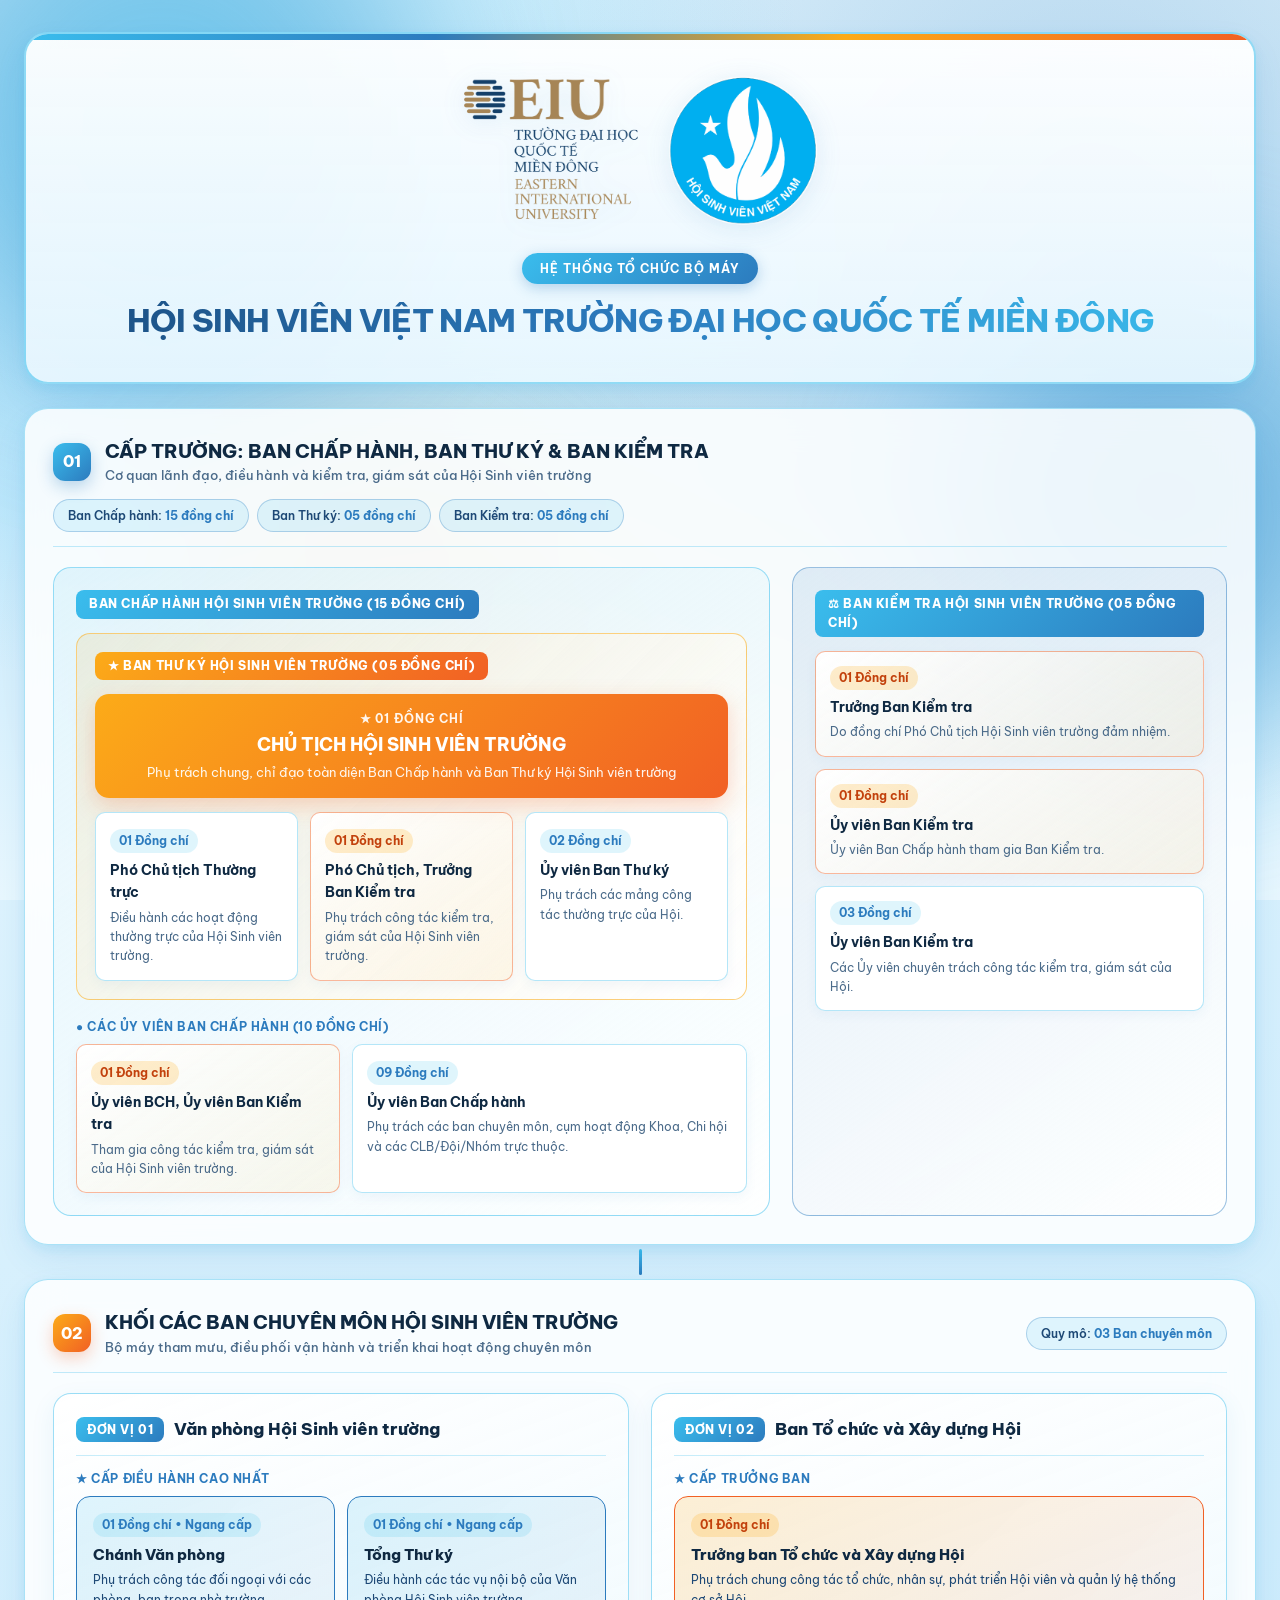
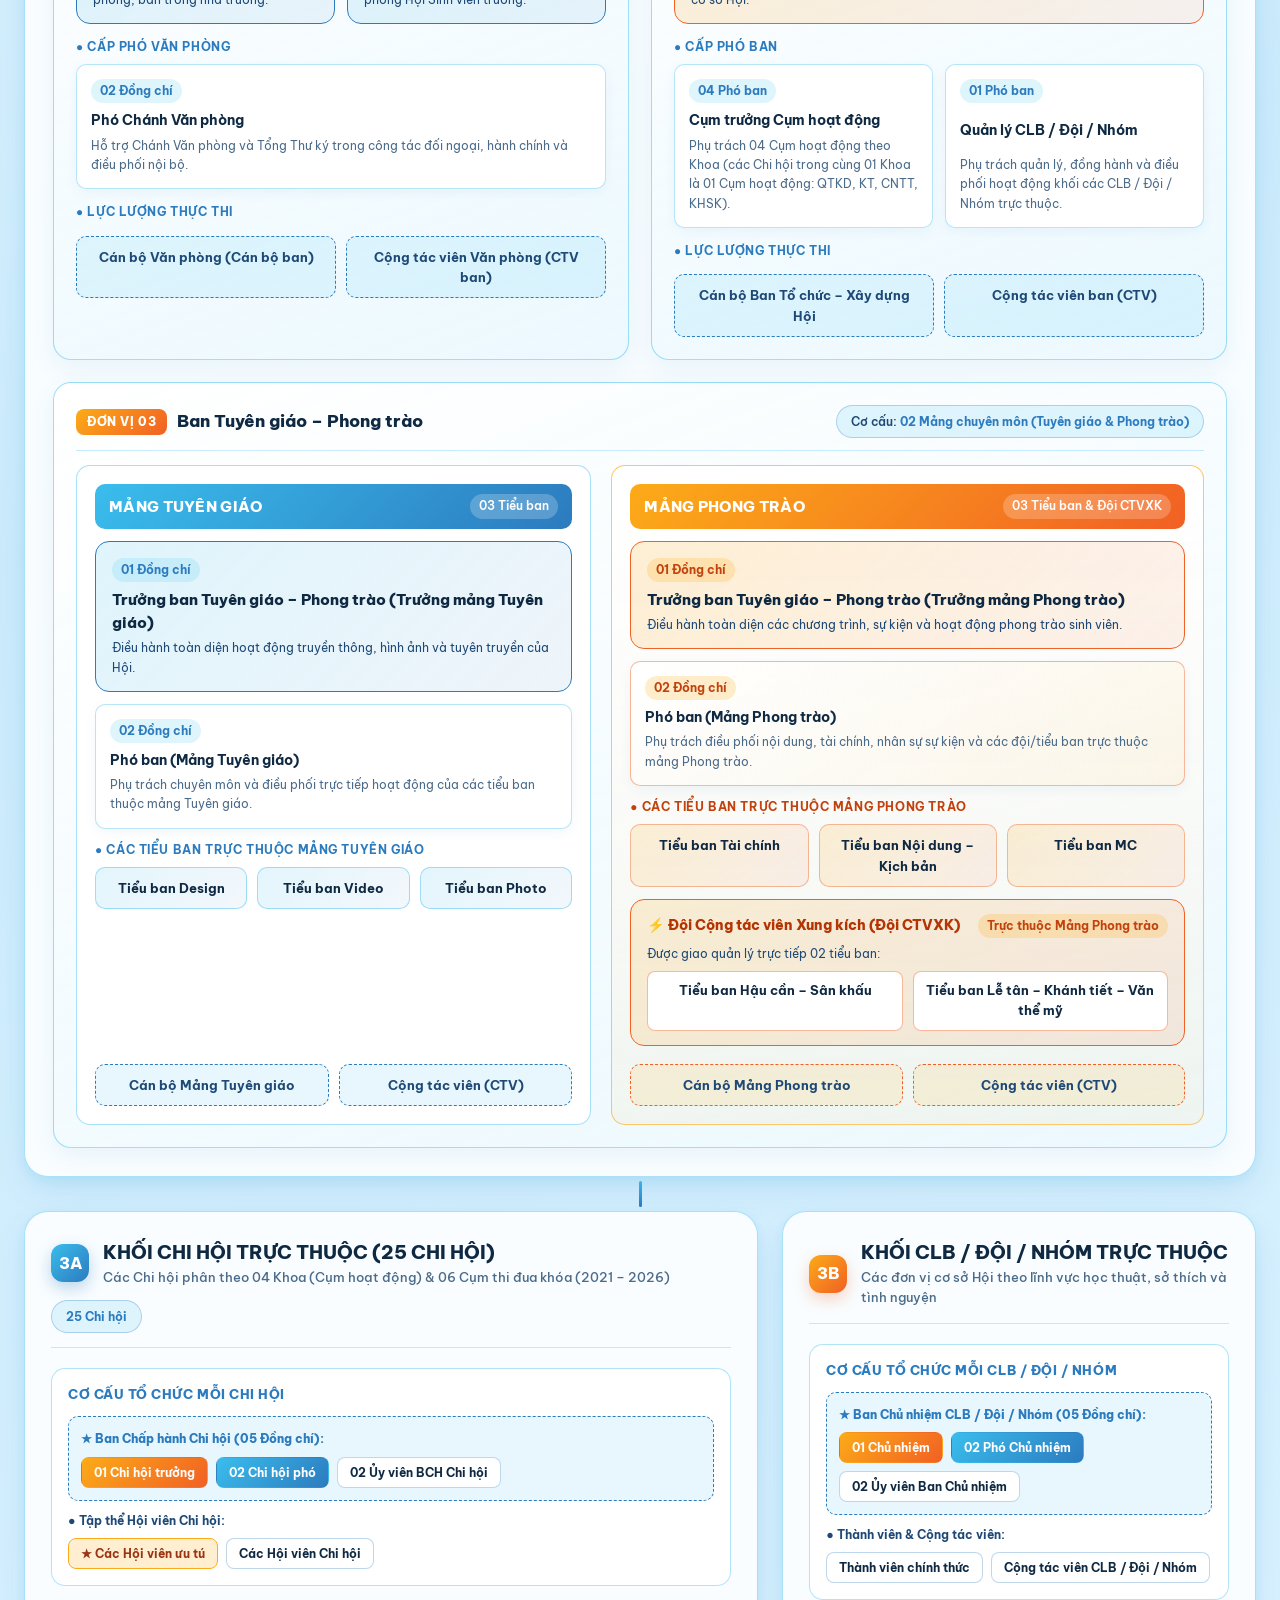
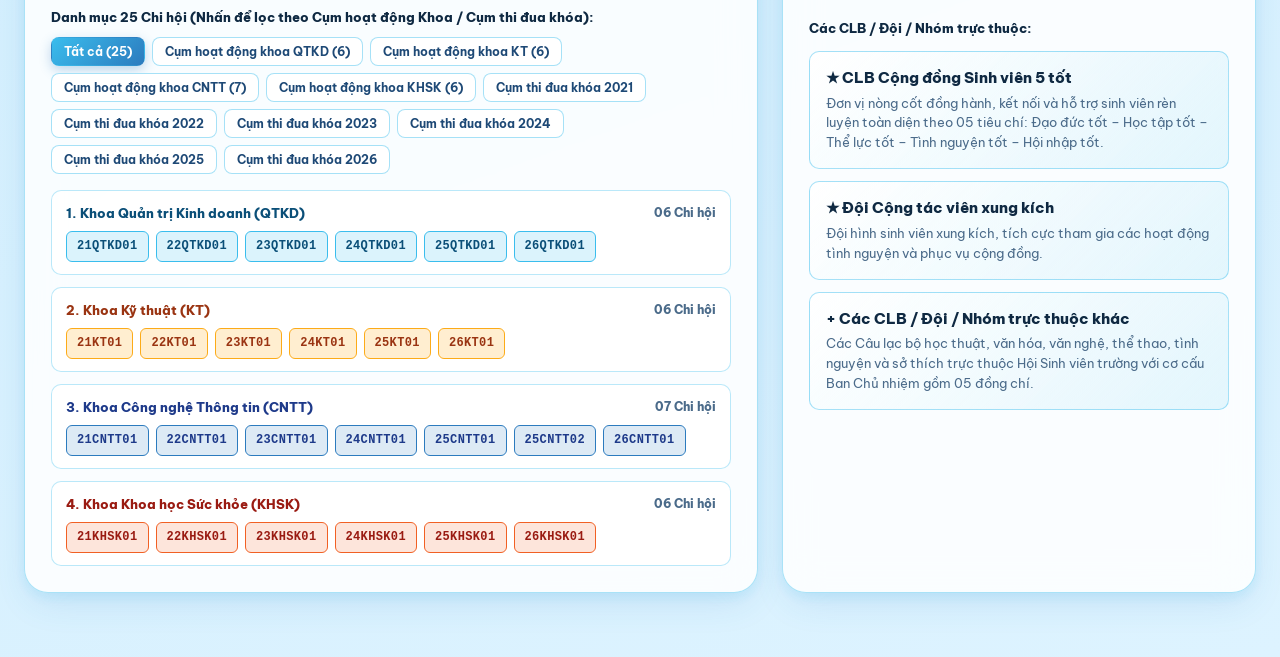
<file: .history/Hệ thống tổ chức HSV trường_20261026163927.html>
<!DOCTYPE html>
<html lang="vi">
<head>
  <meta charset="UTF-8" />
  <meta name="viewport" content="width=device-width, initial-scale=1.0" />
  <title>Sơ Đồ Tổ Chức Hội Sinh Viên Trường ĐH Quốc Tế Miền Đông (HSV EIU)</title>
  <link rel="preconnect" href="https://fonts.googleapis.com">
  <link rel="preconnect" href="https://fonts.gstatic.com" crossorigin>
  <link href="https://fonts.googleapis.com/css2?family=Be+Vietnam+Pro:ital,wght@0,300;0,400;0,500;0,600;0,700;0,800;1,400&display=swap" rel="stylesheet">
  <style>
    :root {
      /* Bảng màu chủ đạo từ thiết kế */
      --sky-cyan: #3ABDED;       /* C:64 M:05 Y:00 K:00 */
      --ocean-blue: #2C7BBE;     /* C:82 M:48 Y:00 K:00 */
      --amber-gold: #FCAB18;     /* C:00 M:37 Y:100 K:00 */
      --coral-orange: #F16024;   /* C:00 M:78 Y:98 K:00 */

      /* Hệ màu nền & chữ tông Xanh bầu trời (Sky Blue Theme) */
      --bg-sky-light: #E8F7FE;
      --bg-sky-mid: #CBEBFC;
      --bg-sky-deep: #B3E2FA;
      --card-glass: rgba(255, 255, 255, 0.86);
      --card-glass-hover: rgba(255, 255, 255, 0.96);
      --card-border: rgba(58, 189, 237, 0.42);
      --card-border-strong: rgba(44, 123, 190, 0.55);

      --text-primary: #0F2942;
      --text-secondary: #1E4976;
      --text-muted: #4B6B8A;

      --grad-sky-ocean: linear-gradient(135deg, #3ABDED 0%, #2C7BBE 100%);
      --grad-ocean-sky: linear-gradient(135deg, #2C7BBE 0%, #3ABDED 100%);
      --grad-amber-coral: linear-gradient(135deg, #FCAB18 0%, #F16024 100%);
      --grad-sky-amber: linear-gradient(135deg, #3ABDED 0%, #2C7BBE 55%, #FCAB18 100%);
      --grad-soft-sky: linear-gradient(145deg, rgba(58, 189, 237, 0.16), rgba(44, 123, 190, 0.08));
      --grad-soft-warm: linear-gradient(145deg, rgba(252, 171, 24, 0.18), rgba(241, 96, 36, 0.10));

      --shadow-soft: 0 14px 36px -8px rgba(44, 123, 190, 0.16), 0 4px 12px rgba(58, 189, 237, 0.12);
      --shadow-hover: 0 18px 42px -6px rgba(44, 123, 190, 0.25);

      --radius-xl: 24px;
      --radius-lg: 18px;
      --radius-md: 14px;
      --radius-sm: 10px;
    }

    * {
      box-sizing: border-box;
      margin: 0;
      padding: 0;
    }

    body {
      font-family: "Be Vietnam Pro", sans-serif;
      background: linear-gradient(160deg, var(--bg-sky-light) 0%, var(--bg-sky-mid) 50%, #DDF3FF 100%);
      color: var(--text-primary);
      min-height: 100vh;
      overflow-x: hidden;
      position: relative;
      line-height: 1.55;
      padding: 32px 24px 64px;
    }

    /* Hiệu ứng nền bầu trời chuyển sắc (Sky Ambient Background) */
    .ambient-bg {
      position: fixed;
      inset: 0;
      z-index: -1;
      overflow: hidden;
      background:
        radial-gradient(circle at 15% 10%, rgba(58, 189, 237, 0.35) 0%, transparent 45%),
        radial-gradient(circle at 85% 20%, rgba(44, 123, 190, 0.25) 0%, transparent 50%),
        radial-gradient(circle at 50% 85%, rgba(252, 171, 24, 0.15) 0%, transparent 45%),
        linear-gradient(180deg, #E3F5FE 0%, #C8EAFC 55%, #E8F7FE 100%);
    }

    .orb {
      position: absolute;
      border-radius: 50%;
      filter: blur(85px);
      opacity: 0.45;
      animation: floatOrb 18s infinite alternate ease-in-out;
    }

    .orb-1 {
      width: 520px;
      height: 520px;
      background: radial-gradient(circle, var(--sky-cyan), var(--ocean-blue));
      top: -140px;
      left: -100px;
    }

    .orb-2 {
      width: 460px;
      height: 460px;
      background: radial-gradient(circle, var(--ocean-blue), var(--sky-cyan));
      top: 32%;
      right: -120px;
      animation-delay: -5s;
    }

    .orb-3 {
      width: 420px;
      height: 420px;
      background: radial-gradient(circle, var(--amber-gold), var(--coral-orange));
      bottom: 5%;
      left: 12%;
      opacity: 0.22;
      animation-delay: -9s;
    }

    @keyframes floatOrb {
      0% { transform: translate(0, 0) scale(1); }
      100% { transform: translate(30px, 40px) scale(1.06); }
    }

    .container {
      max-width: 1400px;
      margin: 0 auto;
    }

    /* Khung Glassmorphism sáng trên nền xanh bầu trời */
    .glass {
      background: var(--card-glass);
      backdrop-filter: blur(18px);
      -webkit-backdrop-filter: blur(18px);
      border: 1.5px solid var(--card-border);
      box-shadow: var(--shadow-soft);
      border-radius: var(--radius-xl);
      position: relative;
      transition: all 0.28s cubic-bezier(0.16, 1, 0.3, 1);
    }

    .glass-interactive:hover {
      transform: translateY(-3px);
      background: var(--card-glass-hover);
      border-color: var(--ocean-blue);
      box-shadow: var(--shadow-hover);
    }

    /* HEADER & LOGO CĂN GIỮA */
    .header-card {
      padding: 32px 36px 30px;
      text-align: center;
      margin-bottom: 24px;
      background: linear-gradient(180deg, rgba(255, 255, 255, 0.95) 0%, rgba(235, 248, 255, 0.9) 100%);
      border: 2px solid rgba(58, 189, 237, 0.55);
      overflow: hidden;
    }

    .header-card::after {
      content: "";
      position: absolute;
      top: 0;
      left: 0;
      right: 0;
      height: 6px;
      background: linear-gradient(90deg, var(--sky-cyan), var(--ocean-blue), var(--amber-gold), var(--coral-orange));
    }

    .logo-wrapper {
      display: flex;
      justify-content: center;
      align-items: center;
      margin-bottom: 16px;
    }

    .logo-wrapper img {
      max-width: 390px;
      width: 100%;
      height: auto;
      object-fit: contain;
      filter: drop-shadow(0 4px 12px rgba(44, 123, 190, 0.12));
    }

    .org-badge {
      display: inline-flex;
      align-items: center;
      gap: 8px;
      padding: 6px 18px;
      border-radius: 999px;
      font-size: 0.78rem;
      font-weight: 700;
      letter-spacing: 0.08em;
      text-transform: uppercase;
      background: var(--grad-sky-ocean);
      color: #ffffff;
      box-shadow: 0 4px 14px rgba(44, 123, 190, 0.3);
      margin-bottom: 12px;
    }

    .header-card h1 {
      font-size: clamp(1.4rem, 2.5vw, 2.15rem);
      font-weight: 800;
      letter-spacing: -0.02em;
      background: linear-gradient(90deg, #1B4F82 0%, var(--ocean-blue) 50%, var(--sky-cyan) 100%);
      -webkit-background-clip: text;
      -webkit-text-fill-color: transparent;
      margin-bottom: 6px;
    }

    .header-card p {
      color: var(--text-secondary);
      font-size: 0.95rem;
      font-weight: 500;
      max-width: 780px;
      margin: 0 auto;
    }

    /* Trục nối giữa các tầng */
    .tree-connector {
      display: flex;
      flex-direction: column;
      align-items: center;
      margin: 4px 0;
    }

    .tree-line {
      width: 3px;
      height: 26px;
      border-radius: 999px;
      background: linear-gradient(to bottom, var(--sky-cyan), var(--ocean-blue));
    }

    /* Banner tiêu đề mỗi tầng */
    .level-banner {
      display: flex;
      align-items: center;
      justify-content: space-between;
      flex-wrap: wrap;
      gap: 12px;
      margin-bottom: 20px;
      padding-bottom: 14px;
      border-bottom: 1.5px solid rgba(58, 189, 237, 0.3);
    }

    .level-title {
      display: flex;
      align-items: center;
      gap: 14px;
    }

    .level-number {
      width: 38px;
      height: 38px;
      border-radius: 12px;
      background: var(--grad-sky-ocean);
      color: #ffffff;
      font-weight: 800;
      font-size: 1rem;
      display: flex;
      align-items: center;
      justify-content: center;
      box-shadow: 0 6px 16px rgba(44, 123, 190, 0.3);
      flex-shrink: 0;
    }

    .level-number.warm {
      background: var(--grad-amber-coral);
      box-shadow: 0 6px 16px rgba(241, 96, 36, 0.28);
    }

    .level-title h2 {
      font-size: 1.18rem;
      font-weight: 800;
      color: var(--text-primary);
    }

    .level-title span {
      font-size: 0.83rem;
      color: var(--text-muted);
      display: block;
      font-weight: 500;
    }

    .stat-chip {
      padding: 6px 14px;
      border-radius: 999px;
      font-size: 0.78rem;
      font-weight: 600;
      background: rgba(58, 189, 237, 0.14);
      border: 1px solid rgba(44, 123, 190, 0.3);
      color: var(--text-secondary);
    }

    .stat-chip strong {
      color: var(--ocean-blue);
    }

    /* ================================================================= */
    /* TẦNG 1: CẤP TRƯỜNG (BCH, BTK & BKT)                               */
    /* ================================================================= */
    .level-1-wrapper {
      padding: 28px;
    }

    .leadership-grid {
      display: grid;
      grid-template-columns: 1.65fr 1fr;
      gap: 22px;
      align-items: stretch;
    }

    .bch-container {
      padding: 22px;
      border-radius: var(--radius-lg);
      background: linear-gradient(145deg, rgba(58, 189, 237, 0.12), rgba(255, 255, 255, 0.75));
      border: 1.5px solid rgba(58, 189, 237, 0.5);
    }

    .box-badge {
      display: inline-flex;
      align-items: center;
      gap: 6px;
      font-size: 0.75rem;
      font-weight: 800;
      text-transform: uppercase;
      letter-spacing: 0.05em;
      padding: 5px 13px;
      border-radius: 8px;
      margin-bottom: 14px;
    }

    .badge-sky {
      background: var(--grad-sky-ocean);
      color: #ffffff;
    }

    .badge-warm {
      background: var(--grad-amber-coral);
      color: #ffffff;
    }

    .btk-nested-box {
      padding: 18px;
      border-radius: var(--radius-md);
      background: linear-gradient(135deg, rgba(252, 171, 24, 0.12), rgba(255, 255, 255, 0.9));
      border: 1.5px solid rgba(252, 171, 24, 0.55);
      margin-bottom: 18px;
    }

    .president-card {
      padding: 16px 20px;
      border-radius: var(--radius-md);
      background: linear-gradient(135deg, var(--amber-gold) 0%, var(--coral-orange) 100%);
      color: #ffffff;
      text-align: center;
      margin-bottom: 14px;
      box-shadow: 0 8px 22px rgba(241, 96, 36, 0.25);
    }

    .president-card .role-crown {
      font-size: 0.72rem;
      font-weight: 700;
      text-transform: uppercase;
      letter-spacing: 0.08em;
      color: rgba(255, 255, 255, 0.92);
      display: block;
      margin-bottom: 3px;
    }

    .president-card h4 {
      font-size: 1.12rem;
      font-weight: 800;
      color: #ffffff;
    }

    .president-card p {
      font-size: 0.82rem;
      color: rgba(255, 255, 255, 0.92);
      margin-top: 3px;
    }

    .btk-subgrid {
      display: grid;
      grid-template-columns: repeat(3, 1fr);
      gap: 12px;
    }

    .role-card {
      padding: 14px;
      border-radius: var(--radius-sm);
      background: #ffffff;
      border: 1px solid rgba(58, 189, 237, 0.38);
      box-shadow: 0 4px 12px rgba(44, 123, 190, 0.06);
      display: flex;
      flex-direction: column;
      justify-content: space-between;
    }

    .role-card.warm-accent {
      border-color: rgba(241, 96, 36, 0.45);
      background: linear-gradient(145deg, #ffffff, rgba(252, 171, 24, 0.08));
    }

    .role-count {
      display: inline-block;
      font-size: 0.72rem;
      font-weight: 700;
      padding: 3px 9px;
      border-radius: 999px;
      background: rgba(58, 189, 237, 0.16);
      color: var(--ocean-blue);
      width: fit-content;
      margin-bottom: 6px;
    }

    .role-count.warm {
      background: rgba(252, 171, 24, 0.22);
      color: #C2410C;
    }

    .role-card h5 {
      font-size: 0.9rem;
      font-weight: 700;
      color: var(--text-primary);
      margin-bottom: 4px;
    }

    .role-card p {
      font-size: 0.78rem;
      color: var(--text-muted);
    }

    .bch-remaining-grid {
      display: grid;
      grid-template-columns: 1fr 1.5fr;
      gap: 12px;
    }

    .bkt-container {
      padding: 22px;
      border-radius: var(--radius-lg);
      background: linear-gradient(145deg, rgba(44, 123, 190, 0.12), rgba(255, 255, 255, 0.78));
      border: 1.5px solid rgba(44, 123, 190, 0.45);
      display: flex;
      flex-direction: column;
      justify-content: flex-start;
    }

    .bkt-stack {
      display: flex;
      flex-direction: column;
      gap: 12px;
    }

    /* ================================================================= */
    /* TẦNG 2: CÁC BAN CHUYÊN MÔN (THIẾT KẾ CHI TIẾT)                     */
    /* ================================================================= */
    .support-section {
      padding: 28px;
    }

    .dept-top-grid {
      display: grid;
      grid-template-columns: 1fr 1fr;
      gap: 22px;
      margin-bottom: 22px;
    }

    .dept-card {
      padding: 22px;
      border-radius: var(--radius-lg);
      background: linear-gradient(160deg, rgba(255, 255, 255, 0.92), rgba(232, 247, 254, 0.78));
      border: 1.5px solid rgba(58, 189, 237, 0.48);
      box-shadow: 0 8px 24px rgba(44, 123, 190, 0.08);
      display: flex;
      flex-direction: column;
      gap: 14px;
    }

    .dept-header {
      display: flex;
      align-items: center;
      justify-content: space-between;
      flex-wrap: wrap;
      gap: 8px;
      padding-bottom: 12px;
      border-bottom: 1.5px solid rgba(58, 189, 237, 0.28);
    }

    .dept-header-left {
      display: flex;
      align-items: center;
      gap: 10px;
    }

    .dept-badge {
      padding: 4px 11px;
      border-radius: 8px;
      font-size: 0.72rem;
      font-weight: 800;
      text-transform: uppercase;
      letter-spacing: 0.05em;
      background: var(--grad-sky-ocean);
      color: #fff;
    }

    .dept-badge.warm {
      background: var(--grad-amber-coral);
    }

    .dept-header h3 {
      font-size: 1.08rem;
      font-weight: 800;
      color: var(--text-primary);
    }

    .tier-label {
      font-size: 0.74rem;
      font-weight: 700;
      text-transform: uppercase;
      letter-spacing: 0.05em;
      color: var(--ocean-blue);
      margin-bottom: 8px;
      display: flex;
      align-items: center;
      gap: 6px;
    }

    /* Cấp trưởng ngang hàng (Văn phòng) */
    .co-leaders-grid {
      display: grid;
      grid-template-columns: 1fr 1fr;
      gap: 12px;
    }

    .leader-box {
      padding: 14px 16px;
      border-radius: var(--radius-md);
      background: linear-gradient(135deg, rgba(58, 189, 237, 0.16), rgba(44, 123, 190, 0.08));
      border: 1.5px solid var(--ocean-blue);
    }

    .leader-box.warm {
      background: linear-gradient(135deg, rgba(252, 171, 24, 0.18), rgba(241, 96, 36, 0.08));
      border-color: var(--coral-orange);
    }

    .leader-box h4 {
      font-size: 0.94rem;
      font-weight: 800;
      color: var(--text-primary);
      margin-bottom: 4px;
    }

    .leader-box p {
      font-size: 0.78rem;
      color: var(--text-secondary);
    }

    .deputy-grid-2 {
      display: grid;
      grid-template-columns: 1fr 1fr;
      gap: 12px;
    }

    .member-footer-pills {
      display: flex;
      flex-wrap: wrap;
      gap: 10px;
      padding-top: 6px;
    }

    .staff-pill {
      flex: 1;
      min-width: 160px;
      padding: 10px 14px;
      border-radius: var(--radius-sm);
      background: rgba(58, 189, 237, 0.12);
      border: 1px dashed var(--ocean-blue);
      font-size: 0.82rem;
      font-weight: 700;
      color: var(--text-secondary);
      text-align: center;
    }

    /* Ban Tuyên giáo - Phong trào (2 mảng) */
    .tgpt-wings-grid {
      display: grid;
      grid-template-columns: 1fr 1.15fr;
      gap: 20px;
    }

    .wing-box {
      padding: 18px;
      border-radius: var(--radius-md);
      background: #ffffff;
      border: 1.5px solid rgba(58, 189, 237, 0.45);
      display: flex;
      flex-direction: column;
      gap: 12px;
    }

    .wing-box.movement {
      border-color: rgba(252, 171, 24, 0.65);
      background: linear-gradient(180deg, #ffffff 0%, rgba(252, 171, 24, 0.06) 100%);
    }

    .wing-header {
      display: flex;
      align-items: center;
      justify-content: space-between;
      padding: 10px 14px;
      border-radius: var(--radius-sm);
      background: var(--grad-sky-ocean);
      color: #ffffff;
    }

    .wing-header.warm {
      background: var(--grad-amber-coral);
    }

    .wing-header h4 {
      font-size: 0.95rem;
      font-weight: 800;
      letter-spacing: 0.02em;
    }

    .wing-header span {
      font-size: 0.74rem;
      font-weight: 600;
      background: rgba(255, 255, 255, 0.22);
      padding: 3px 9px;
      border-radius: 999px;
    }

    .subteam-grid-3 {
      display: grid;
      grid-template-columns: repeat(3, 1fr);
      gap: 10px;
    }

    .subteam-chip {
      padding: 10px 12px;
      border-radius: var(--radius-sm);
      background: linear-gradient(135deg, rgba(58, 189, 237, 0.14), rgba(44, 123, 190, 0.06));
      border: 1px solid rgba(58, 189, 237, 0.45);
      text-align: center;
      font-size: 0.82rem;
      font-weight: 700;
      color: var(--text-primary);
    }

    .subteam-chip.warm {
      background: linear-gradient(135deg, rgba(252, 171, 24, 0.16), rgba(241, 96, 36, 0.08));
      border-color: rgba(241, 96, 36, 0.4);
    }

    /* Đội CTVXK trực thuộc Mảng Phong trào */
    .ctvxk-nested-card {
      padding: 14px 16px;
      border-radius: var(--radius-md);
      background: linear-gradient(135deg, rgba(252, 171, 24, 0.16), rgba(241, 96, 36, 0.1));
      border: 1.5px solid var(--coral-orange);
    }

    .ctvxk-nested-card .ctvxk-title {
      display: flex;
      align-items: center;
      justify-content: space-between;
      flex-wrap: wrap;
      gap: 6px;
      font-size: 0.88rem;
      font-weight: 800;
      color: #B43403;
      margin-bottom: 6px;
    }

    .ctvxk-subteams {
      display: grid;
      grid-template-columns: 1fr 1fr;
      gap: 10px;
      margin-top: 8px;
    }

    .ctvxk-subchip {
      padding: 9px 12px;
      border-radius: 8px;
      background: #ffffff;
      border: 1px solid rgba(241, 96, 36, 0.45);
      font-size: 0.8rem;
      font-weight: 700;
      color: var(--text-primary);
      text-align: center;
    }

    /* ================================================================= */
    /* TẦNG 3: CÁC CƠ SỞ HỘI TRỰC THUỘC (CHI HỘI & CLB/ĐỘI/NHÓM)          */
    /* ================================================================= */
    .grassroots-grid {
      display: grid;
      grid-template-columns: 1.55fr 1fr;
      gap: 24px;
    }

    .grassroots-panel {
      padding: 26px;
    }

    .anatomy-box {
      padding: 16px;
      border-radius: var(--radius-md);
      background: rgba(255, 255, 255, 0.88);
      border: 1.5px solid rgba(58, 189, 237, 0.4);
      margin-bottom: 18px;
    }

    .anatomy-title {
      font-size: 0.84rem;
      font-weight: 800;
      color: var(--ocean-blue);
      margin-bottom: 10px;
      text-transform: uppercase;
      letter-spacing: 0.04em;
    }

    .anatomy-bch-box {
      padding: 12px;
      border-radius: var(--radius-sm);
      background: rgba(58, 189, 237, 0.12);
      border: 1px dashed var(--ocean-blue);
      margin-bottom: 10px;
    }

    .anatomy-pills {
      display: flex;
      flex-wrap: wrap;
      gap: 8px;
      margin-top: 8px;
    }

    .pill {
      padding: 5px 12px;
      border-radius: 8px;
      font-size: 0.77rem;
      font-weight: 700;
      background: #ffffff;
      border: 1px solid rgba(44, 123, 190, 0.3);
      color: var(--text-primary);
    }

    .pill.leader {
      background: var(--grad-amber-coral);
      border-color: transparent;
      color: #ffffff;
    }

    .pill.deputy {
      background: var(--grad-sky-ocean);
      border-color: transparent;
      color: #ffffff;
    }

    .pill.elite {
      background: rgba(252, 171, 24, 0.2);
      border-color: var(--amber-gold);
      color: #9A3412;
    }

    /* Bộ lọc 25 Chi hội */
    .filter-controls {
      display: flex;
      flex-wrap: wrap;
      gap: 7px;
      margin-bottom: 16px;
    }

    .filter-btn {
      padding: 6px 12px;
      border-radius: 8px;
      font-family: inherit;
      font-size: 0.75rem;
      font-weight: 700;
      color: var(--text-secondary);
      background: #ffffff;
      border: 1px solid rgba(58, 189, 237, 0.45);
      cursor: pointer;
      transition: all 0.2s ease;
    }

    .filter-btn:hover,
    .filter-btn.active {
      background: var(--grad-sky-ocean);
      color: #ffffff;
      border-color: transparent;
      box-shadow: 0 4px 12px rgba(44, 123, 190, 0.3);
    }

    .filter-btn.cohort-btn:hover,
    .filter-btn.cohort-btn.active {
      background: var(--grad-amber-coral);
      color: #ffffff;
      border-color: transparent;
      box-shadow: 0 4px 12px rgba(241, 96, 36, 0.3);
    }

    .faculty-group {
      margin-bottom: 12px;
      padding: 12px 14px;
      border-radius: var(--radius-sm);
      background: rgba(255, 255, 255, 0.85);
      border: 1px solid rgba(58, 189, 237, 0.35);
    }

    .faculty-header {
      display: flex;
      justify-content: space-between;
      align-items: center;
      font-size: 0.82rem;
      font-weight: 800;
      margin-bottom: 8px;
      color: var(--text-primary);
    }

    .chi-hoi-chips {
      display: flex;
      flex-wrap: wrap;
      gap: 7px;
    }

    .ch-chip {
      padding: 5px 10px;
      border-radius: 6px;
      font-size: 0.75rem;
      font-weight: 700;
      font-family: monospace;
      letter-spacing: 0.03em;
      transition: all 0.2s ease;
    }

    .ch-chip.qtkd {
      background: rgba(58, 189, 237, 0.18);
      border: 1px solid var(--sky-cyan);
      color: #0B4F78;
    }

    .ch-chip.kt {
      background: rgba(252, 171, 24, 0.2);
      border: 1px solid var(--amber-gold);
      color: #9A3412;
    }

    .ch-chip.cntt {
      background: rgba(44, 123, 190, 0.16);
      border: 1px solid var(--ocean-blue);
      color: #1E3A8A;
    }

    .ch-chip.khsk {
      background: rgba(241, 96, 36, 0.16);
      border: 1px solid var(--coral-orange);
      color: #9A1B12;
    }

    .ch-chip.dimmed {
      opacity: 0.18;
      transform: scale(0.94);
    }

    .clb-list {
      display: flex;
      flex-direction: column;
      gap: 12px;
      margin-top: 12px;
    }

    .clb-card {
      padding: 15px 16px;
      border-radius: var(--radius-sm);
      background: linear-gradient(135deg, #ffffff 0%, rgba(58, 189, 237, 0.12) 100%);
      border: 1px solid rgba(58, 189, 237, 0.45);
    }

    .clb-card h5 {
      font-size: 0.92rem;
      font-weight: 800;
      color: var(--text-primary);
      margin-bottom: 4px;
    }

    .clb-card p {
      font-size: 0.8rem;
      color: var(--text-muted);
    }

    @media (max-width: 1080px) {
      .leadership-grid,
      .dept-top-grid,
      .tgpt-wings-grid,
      .grassroots-grid {
        grid-template-columns: 1fr;
      }
      .btk-subgrid,
      .bch-remaining-grid,
      .co-leaders-grid,
      .deputy-grid-2,
      .subteam-grid-3,
      .ctvxk-subteams {
        grid-template-columns: 1fr;
      }
    }
  </style>
</head>
<body>

  <!-- Nền Xanh Bầu Trời Phối Gradient -->
  <div class="ambient-bg">
    <div class="orb orb-1"></div>
    <div class="orb orb-2"></div>
    <div class="orb orb-3"></div>
  </div>

  <div class="container">

    <!-- ================================================================= -->
    <!-- HEADER: LOGO CĂN GIỮA & TIÊU ĐỀ                                    -->
    <!-- ================================================================= -->
    <header class="glass header-card">
      <div class="logo-wrapper">
        <img src="[data-uri]" alt="Logo EIU và Hội Sinh Viên Việt Nam" />
      </div>
      <div class="org-badge">Hệ thống Tổ chức Bộ máy</div>
      <h1>HỘI SINH VIÊN VIỆT NAM TRƯỜNG ĐẠI HỌC QUỐC TẾ MIỀN ĐÔNG</h1>
    </header>

    <!-- ================================================================= -->
    <!-- TẦNG 1: CẤP TRƯỜNG (BCH, BTK & BKT)                               -->
    <!-- ================================================================= -->
    <section class="glass level-1-wrapper">
      <div class="level-banner">
        <div class="level-title">
          <div class="level-number">01</div>
          <div>
            <h2>CẤP TRƯỜNG: BAN CHẤP HÀNH, BAN THƯ KÝ & BAN KIỂM TRA</h2>
            <span>Cơ quan lãnh đạo, điều hành và kiểm tra, giám sát của Hội Sinh viên trường</span>
          </div>
        </div>
        <div style="display: flex; gap: 8px; flex-wrap: wrap;">
          <span class="stat-chip">Ban Chấp hành: <strong>15 đồng chí</strong></span>
          <span class="stat-chip">Ban Thư ký: <strong>05 đồng chí</strong></span>
          <span class="stat-chip">Ban Kiểm tra: <strong>05 đồng chí</strong></span>
        </div>
      </div>

      <div class="leadership-grid">

        <!-- KHỐI TRÁI: BAN CHẤP HÀNH (15 Đ/C) & BAN THƯ KÝ (05 Đ/C) -->
        <div class="bch-container">
          <span class="box-badge badge-sky">Ban Chấp hành Hội Sinh viên trường (15 Đồng chí)</span>

          <!-- BAN THƯ KÝ (05 Đ/C) -->
          <div class="btk-nested-box">
            <span class="box-badge badge-warm">★ Ban Thư ký Hội Sinh viên trường (05 Đồng chí)</span>

            <!-- CHỦ TỊCH -->
            <div class="president-card glass-interactive">
              <span class="role-crown">★ 01 Đồng chí</span>
              <h4>CHỦ TỊCH HỘI SINH VIÊN TRƯỜNG</h4>
              <p>Phụ trách chung, chỉ đạo toàn diện Ban Chấp hành và Ban Thư ký Hội Sinh viên trường</p>
            </div>

            <!-- 2 PHÓ CHỦ TỊCH & 2 ỦY VIÊN BTK -->
            <div class="btk-subgrid">
              <div class="role-card glass-interactive">
                <div>
                  <span class="role-count">01 Đồng chí</span>
                  <h5>Phó Chủ tịch Thường trực</h5>
                  <p>Điều hành các hoạt động thường trực của Hội Sinh viên trường.</p>
                </div>
              </div>

              <div class="role-card warm-accent glass-interactive">
                <div>
                  <span class="role-count warm">01 Đồng chí</span>
                  <h5>Phó Chủ tịch, Trưởng Ban Kiểm tra</h5>
                  <p>Phụ trách công tác kiểm tra, giám sát của Hội Sinh viên trường.</p>
                </div>
              </div>

              <div class="role-card glass-interactive">
                <div>
                  <span class="role-count">02 Đồng chí</span>
                  <h5>Ủy viên Ban Thư ký</h5>
                  <p>Phụ trách các mảng công tác thường trực của Hội.</p>
                </div>
              </div>
            </div>
          </div>

          <!-- 10 ỦY VIÊN BCH CÒN LẠI -->
          <div class="tier-label">● Các Ủy viên Ban Chấp hành (10 Đồng chí)</div>
          <div class="bch-remaining-grid">
            <div class="role-card warm-accent glass-interactive">
              <div>
                <span class="role-count warm">01 Đồng chí</span>
                <h5>Ủy viên BCH, Ủy viên Ban Kiểm tra</h5>
                <p>Tham gia công tác kiểm tra, giám sát của Hội Sinh viên trường.</p>
              </div>
            </div>

            <div class="role-card glass-interactive">
              <div>
                <span class="role-count">09 Đồng chí</span>
                <h5>Ủy viên Ban Chấp hành</h5>
                <p>Phụ trách các ban chuyên môn, cụm hoạt động Khoa, Chi hội và các CLB/Đội/Nhóm trực thuộc.</p>
              </div>
            </div>
          </div>
        </div>

        <!-- KHỐI PHẢI: BAN KIỂM TRA (05 Đ/C) -->
        <div class="bkt-container">
          <span class="box-badge badge-sky">⚖ Ban Kiểm tra Hội Sinh viên trường (05 Đồng chí)</span>

          <div class="bkt-stack">
            <div class="role-card warm-accent glass-interactive">
              <span class="role-count warm">01 Đồng chí</span>
              <h5>Trưởng Ban Kiểm tra</h5>
              <p>Do đồng chí Phó Chủ tịch Hội Sinh viên trường đảm nhiệm.</p>
            </div>

            <div class="role-card warm-accent glass-interactive">
              <span class="role-count warm">01 Đồng chí</span>
              <h5>Ủy viên Ban Kiểm tra</h5>
              <p>Ủy viên Ban Chấp hành tham gia Ban Kiểm tra.</p>
            </div>

            <div class="role-card glass-interactive">
              <span class="role-count">03 Đồng chí</span>
              <h5>Ủy viên Ban Kiểm tra</h5>
              <p>Các Ủy viên chuyên trách công tác kiểm tra, giám sát của Hội.</p>
            </div>
          </div>
        </div>

      </div>
    </section>

    <!-- CONNECTOR: TẦNG 1 -> TẦNG 2 -->
    <div class="tree-connector">
      <div class="tree-line"></div>
    </div>

    <!-- ================================================================= -->
    <!-- TẦNG 2: CÁC ĐƠN VỊ CHUYÊN MÔN TRỰC THUỘC (03 BAN CHUYÊN MÔN)      -->
    <!-- ================================================================= -->
    <section class="glass support-section">
      <div class="level-banner">
        <div class="level-title">
          <div class="level-number warm">02</div>
          <div>
            <h2>KHỐI CÁC BAN CHUYÊN MÔN HỘI SINH VIÊN TRƯỜNG</h2>
            <span>Bộ máy tham mưu, điều phối vận hành và triển khai hoạt động chuyên môn</span>
          </div>
        </div>
        <span class="stat-chip">Quy mô: <strong>03 Ban chuyên môn</strong></span>
      </div>

      <!-- HÀNG TRÊN: VĂN PHÒNG & BAN TỔ CHỨC - XÂY DỰNG HỘI -->
      <div class="dept-top-grid">

        <!-- 1. VĂN PHÒNG HỘI SINH VIÊN TRƯỜNG -->
        <div class="dept-card glass-interactive">
          <div class="dept-header">
            <div class="dept-header-left">
              <span class="dept-badge">Đơn vị 01</span>
              <h3>Văn phòng Hội Sinh viên trường</h3>
            </div>
          </div>

          <div>
            <div class="tier-label">★ Cấp điều hành cao nhất</div>
            <div class="co-leaders-grid">
              <div class="leader-box">
                <span class="role-count">01 Đồng chí • Ngang cấp</span>
                <h4>Chánh Văn phòng</h4>
                <p>Phụ trách công tác đối ngoại với các phòng, ban trong nhà trường.</p>
              </div>
              <div class="leader-box">
                <span class="role-count">01 Đồng chí • Ngang cấp</span>
                <h4>Tổng Thư ký</h4>
                <p>Điều hành các tác vụ nội bộ của Văn phòng Hội Sinh viên trường.</p>
              </div>
            </div>
          </div>

          <div>
            <div class="tier-label">● Cấp Phó Văn phòng</div>
            <div class="role-card">
              <span class="role-count">02 Đồng chí</span>
              <h5>Phó Chánh Văn phòng</h5>
              <p>Hỗ trợ Chánh Văn phòng và Tổng Thư ký trong công tác đối ngoại, hành chính và điều phối nội bộ.</p>
            </div>
          </div>

          <div>
            <div class="tier-label">● Lực lượng thực thi</div>
            <div class="member-footer-pills">
              <div class="staff-pill">Cán bộ Văn phòng (Cán bộ ban)</div>
              <div class="staff-pill">Cộng tác viên Văn phòng (CTV ban)</div>
            </div>
          </div>
        </div>

        <!-- 2. BAN TỔ CHỨC VÀ XÂY DỰNG HỘI -->
        <div class="dept-card glass-interactive">
          <div class="dept-header">
            <div class="dept-header-left">
              <span class="dept-badge">Đơn vị 02</span>
              <h3>Ban Tổ chức và Xây dựng Hội</h3>
            </div>
          </div>

          <div>
            <div class="tier-label">★ Cấp Trưởng ban</div>
            <div class="leader-box warm">
              <span class="role-count warm">01 Đồng chí</span>
              <h4>Trưởng ban Tổ chức và Xây dựng Hội</h4>
              <p>Phụ trách chung công tác tổ chức, nhân sự, phát triển Hội viên và quản lý hệ thống cơ sở Hội.</p>
            </div>
          </div>

          <div>
            <div class="tier-label">● Cấp Phó ban</div>
            <div class="deputy-grid-2">
              <div class="role-card">
                <span class="role-count">04 Phó ban</span>
                <h5>Cụm trưởng Cụm hoạt động</h5>
                <p>Phụ trách 04 Cụm hoạt động theo Khoa (các Chi hội trong cùng 01 Khoa là 01 Cụm hoạt động: QTKD, KT, CNTT, KHSK).</p>
              </div>
              <div class="role-card">
                <span class="role-count">01 Phó ban</span>
                <h5>Quản lý CLB / Đội / Nhóm</h5>
                <p>Phụ trách quản lý, đồng hành và điều phối hoạt động khối các CLB / Đội / Nhóm trực thuộc.</p>
              </div>
            </div>
          </div>

          <div>
            <div class="tier-label">● Lực lượng thực thi</div>
            <div class="member-footer-pills">
              <div class="staff-pill">Cán bộ Ban Tổ chức – Xây dựng Hội</div>
              <div class="staff-pill">Cộng tác viên ban (CTV)</div>
            </div>
          </div>
        </div>

      </div>

      <!-- HÀNG DƯỚI: 3. BAN TUYÊN GIÁO - PHONG TRÀO (2 MẢNG) -->
      <div class="dept-card">
        <div class="dept-header">
          <div class="dept-header-left">
            <span class="dept-badge warm">Đơn vị 03</span>
            <h3>Ban Tuyên giáo – Phong trào</h3>
          </div>
          <span class="stat-chip">Cơ cấu: <strong>02 Mảng chuyên môn (Tuyên giáo & Phong trào)</strong></span>
        </div>

        <div class="tgpt-wings-grid">

          <!-- MẢNG 1: MẢNG TUYÊN GIÁO -->
          <div class="wing-box">
            <div class="wing-header">
              <h4>MẢNG TUYÊN GIÁO</h4>
              <span>03 Tiểu ban</span>
            </div>

            <div class="leader-box">
              <span class="role-count">01 Đồng chí</span>
              <h4>Trưởng ban Tuyên giáo – Phong trào (Trưởng mảng Tuyên giáo)</h4>
              <p>Điều hành toàn diện hoạt động truyền thông, hình ảnh và tuyên truyền của Hội.</p>
            </div>

            <div class="role-card">
              <span class="role-count">02 Đồng chí</span>
              <h5>Phó ban (Mảng Tuyên giáo)</h5>
              <p>Phụ trách chuyên môn và điều phối trực tiếp hoạt động của các tiểu ban thuộc mảng Tuyên giáo.</p>
            </div>

            <div>
              <div class="tier-label">● Các Tiểu ban trực thuộc Mảng Tuyên giáo</div>
              <div class="subteam-grid-3">
                <div class="subteam-chip">Tiểu ban Design</div>
                <div class="subteam-chip">Tiểu ban Video</div>
                <div class="subteam-chip">Tiểu ban Photo</div>
              </div>
            </div>

            <div class="member-footer-pills" style="margin-top: auto;">
              <div class="staff-pill">Cán bộ Mảng Tuyên giáo</div>
              <div class="staff-pill">Cộng tác viên (CTV)</div>
            </div>
          </div>

          <!-- MẢNG 2: MẢNG PHONG TRÀO -->
          <div class="wing-box movement">
            <div class="wing-header warm">
              <h4>MẢNG PHONG TRÀO</h4>
              <span>03 Tiểu ban & Đội CTVXK</span>
            </div>

            <div class="leader-box warm">
              <span class="role-count warm">01 Đồng chí</span>
              <h4>Trưởng ban Tuyên giáo – Phong trào (Trưởng mảng Phong trào)</h4>
              <p>Điều hành toàn diện các chương trình, sự kiện và hoạt động phong trào sinh viên.</p>
            </div>

            <div class="role-card warm-accent">
              <span class="role-count warm">02 Đồng chí</span>
              <h5>Phó ban (Mảng Phong trào)</h5>
              <p>Phụ trách điều phối nội dung, tài chính, nhân sự sự kiện và các đội/tiểu ban trực thuộc mảng Phong trào.</p>
            </div>

            <div>
              <div class="tier-label" style="color: #C2410C;">● Các Tiểu ban trực thuộc Mảng Phong trào</div>
              <div class="subteam-grid-3">
                <div class="subteam-chip warm">Tiểu ban Tài chính</div>
                <div class="subteam-chip warm">Tiểu ban Nội dung – Kịch bản</div>
                <div class="subteam-chip warm">Tiểu ban MC</div>
              </div>
            </div>

            <!-- ĐỘI CTVXK TRỰC THUỘC MẢNG PHONG TRÀO -->
            <div class="ctvxk-nested-card">
              <div class="ctvxk-title">
                <span>⚡ Đội Cộng tác viên Xung kích (Đội CTVXK)</span>
                <span class="role-count warm" style="margin-bottom: 0;">Trực thuộc Mảng Phong trào</span>
              </div>
              <p style="font-size: 0.78rem; color: var(--text-secondary);">
                Được giao quản lý trực tiếp 02 tiểu ban:
              </p>
              <div class="ctvxk-subteams">
                <div class="ctvxk-subchip">Tiểu ban Hậu cần – Sân khấu</div>
                <div class="ctvxk-subchip">Tiểu ban Lễ tân – Khánh tiết – Văn thể mỹ</div>
              </div>
            </div>

            <div class="member-footer-pills" style="margin-top: auto;">
              <div class="staff-pill" style="border-color: var(--coral-orange); background: rgba(252, 171, 24, 0.12);">Cán bộ Mảng Phong trào</div>
              <div class="staff-pill" style="border-color: var(--coral-orange); background: rgba(252, 171, 24, 0.12);">Cộng tác viên (CTV)</div>
            </div>
          </div>

        </div>
      </div>
    </section>

    <!-- CONNECTOR: TẦNG 2 -> TẦNG 3 -->
    <div class="tree-connector">
      <div class="tree-line"></div>
    </div>

    <!-- ================================================================= -->
    <!-- TẦNG 3: CÁC CƠ SỞ HỘI TRỰC THUỘC (CHI HỘI & CLB/ĐỘI/NHÓM)          -->
    <!-- ================================================================= -->
    <section class="grassroots-grid">

      <!-- NHÁNH 3A: HỆ THỐNG 25 CHI HỘI -->
      <div class="glass grassroots-panel">
        <div class="level-banner">
          <div class="level-title">
            <div class="level-number">3A</div>
            <div>
              <h2>KHỐI CHI HỘI TRỰC THUỘC (25 CHI HỘI)</h2>
              <span>Các Chi hội phân theo 04 Khoa (Cụm hoạt động) & 06 Cụm thi đua khóa (2021 – 2026)</span>
            </div>
          </div>
          <span class="stat-chip"><strong>25 Chi hội</strong></span>
        </div>

        <!-- CƠ CẤU TỔ CHỨC MỖI CHI HỘI -->
        <div class="anatomy-box">
          <div class="anatomy-title">Cơ cấu tổ chức mỗi Chi hội</div>

          <div class="anatomy-bch-box">
            <div style="font-size: 0.78rem; font-weight: 800; color: var(--ocean-blue);">
              ★ Ban Chấp hành Chi hội (05 Đồng chí):
            </div>
            <div class="anatomy-pills">
              <span class="pill leader">01 Chi hội trưởng</span>
              <span class="pill deputy">02 Chi hội phó</span>
              <span class="pill">02 Ủy viên BCH Chi hội</span>
            </div>
          </div>

          <div style="font-size: 0.78rem; font-weight: 700; color: var(--text-secondary); margin-bottom: 6px;">
            ● Tập thể Hội viên Chi hội:
          </div>
          <div class="anatomy-pills">
            <span class="pill elite">★ Các Hội viên ưu tú</span>
            <span class="pill">Các Hội viên Chi hội</span>
          </div>
        </div>

        <!-- BỘ LỌC TƯƠNG TÁC 25 CHI HỘI -->
        <div style="margin-bottom: 8px;">
          <span style="font-size: 0.82rem; font-weight: 800; color: var(--text-primary);">Danh mục 25 Chi hội (Nhấn để lọc theo Cụm hoạt động Khoa / Cụm thi đua khóa):</span>
        </div>

        <div class="filter-controls" id="filterBar">
          <button class="filter-btn active" data-filter="all">Tất cả (25)</button>
          <button class="filter-btn" data-filter="QTKD">Cụm hoạt động khoa QTKD (6)</button>
          <button class="filter-btn" data-filter="KT">Cụm hoạt động khoa KT (6)</button>
          <button class="filter-btn" data-filter="CNTT">Cụm hoạt động khoa CNTT (7)</button>
          <button class="filter-btn" data-filter="KHSK">Cụm hoạt động khoa KHSK (6)</button>
          <button class="filter-btn cohort-btn" data-filter="21">Cụm thi đua khóa 2021</button>
          <button class="filter-btn cohort-btn" data-filter="22">Cụm thi đua khóa 2022</button>
          <button class="filter-btn cohort-btn" data-filter="23">Cụm thi đua khóa 2023</button>
          <button class="filter-btn cohort-btn" data-filter="24">Cụm thi đua khóa 2024</button>
          <button class="filter-btn cohort-btn" data-filter="25">Cụm thi đua khóa 2025</button>
          <button class="filter-btn cohort-btn" data-filter="26">Cụm thi đua khóa 2026</button>
        </div>

        <!-- 4 KHOA (4 CỤM HOẠT ĐỘNG) -->
        <div class="faculty-group">
          <div class="faculty-header">
            <span style="color: #0B4F78;">1. Khoa Quản trị Kinh doanh (QTKD)</span>
            <span style="font-size: 0.75rem; color: var(--text-muted);">06 Chi hội</span>
          </div>
          <div class="chi-hoi-chips">
            <span class="ch-chip qtkd" data-faculty="QTKD" data-cohort="21">21QTKD01</span>
            <span class="ch-chip qtkd" data-faculty="QTKD" data-cohort="22">22QTKD01</span>
            <span class="ch-chip qtkd" data-faculty="QTKD" data-cohort="23">23QTKD01</span>
            <span class="ch-chip qtkd" data-faculty="QTKD" data-cohort="24">24QTKD01</span>
            <span class="ch-chip qtkd" data-faculty="QTKD" data-cohort="25">25QTKD01</span>
            <span class="ch-chip qtkd" data-faculty="QTKD" data-cohort="26">26QTKD01</span>
          </div>
        </div>

        <div class="faculty-group">
          <div class="faculty-header">
            <span style="color: #9A3412;">2. Khoa Kỹ thuật (KT)</span>
            <span style="font-size: 0.75rem; color: var(--text-muted);">06 Chi hội</span>
          </div>
          <div class="chi-hoi-chips">
            <span class="ch-chip kt" data-faculty="KT" data-cohort="21">21KT01</span>
            <span class="ch-chip kt" data-faculty="KT" data-cohort="22">22KT01</span>
            <span class="ch-chip kt" data-faculty="KT" data-cohort="23">23KT01</span>
            <span class="ch-chip kt" data-faculty="KT" data-cohort="24">24KT01</span>
            <span class="ch-chip kt" data-faculty="KT" data-cohort="25">25KT01</span>
            <span class="ch-chip kt" data-faculty="KT" data-cohort="26">26KT01</span>
          </div>
        </div>

        <div class="faculty-group">
          <div class="faculty-header">
            <span style="color: #1E3A8A;">3. Khoa Công nghệ Thông tin (CNTT)</span>
            <span style="font-size: 0.75rem; color: var(--text-muted);">07 Chi hội</span>
          </div>
          <div class="chi-hoi-chips">
            <span class="ch-chip cntt" data-faculty="CNTT" data-cohort="21">21CNTT01</span>
            <span class="ch-chip cntt" data-faculty="CNTT" data-cohort="22">22CNTT01</span>
            <span class="ch-chip cntt" data-faculty="CNTT" data-cohort="23">23CNTT01</span>
            <span class="ch-chip cntt" data-faculty="CNTT" data-cohort="24">24CNTT01</span>
            <span class="ch-chip cntt" data-faculty="CNTT" data-cohort="25">25CNTT01</span>
            <span class="ch-chip cntt" data-faculty="CNTT" data-cohort="25">25CNTT02</span>
            <span class="ch-chip cntt" data-faculty="CNTT" data-cohort="26">26CNTT01</span>
          </div>
        </div>

        <div class="faculty-group" style="margin-bottom: 0;">
          <div class="faculty-header">
            <span style="color: #9A1B12;">4. Khoa Khoa học Sức khỏe (KHSK)</span>
            <span style="font-size: 0.75rem; color: var(--text-muted);">06 Chi hội</span>
          </div>
          <div class="chi-hoi-chips">
            <span class="ch-chip khsk" data-faculty="KHSK" data-cohort="21">21KHSK01</span>
            <span class="ch-chip khsk" data-faculty="KHSK" data-cohort="22">22KHSK01</span>
            <span class="ch-chip khsk" data-faculty="KHSK" data-cohort="23">23KHSK01</span>
            <span class="ch-chip khsk" data-faculty="KHSK" data-cohort="24">24KHSK01</span>
            <span class="ch-chip khsk" data-faculty="KHSK" data-cohort="25">25KHSK01</span>
            <span class="ch-chip khsk" data-faculty="KHSK" data-cohort="26">26KHSK01</span>
          </div>
        </div>
      </div>

      <!-- NHÁNH 3B: KHỐI CÂU LẠC BỘ / ĐỘI / NHÓM -->
      <div class="glass grassroots-panel">
        <div class="level-banner">
          <div class="level-title">
            <div class="level-number warm">3B</div>
            <div>
              <h2>KHỐI CLB / ĐỘI / NHÓM TRỰC THUỘC</h2>
              <span>Các đơn vị cơ sở Hội theo lĩnh vực học thuật, sở thích và tình nguyện</span>
            </div>
          </div>
        </div>

        <!-- CƠ CẤU TỔ CHỨC MỖI CLB/ĐỘI/NHÓM -->
        <div class="anatomy-box">
          <div class="anatomy-title">Cơ cấu tổ chức mỗi CLB / Đội / Nhóm</div>

          <div class="anatomy-bch-box">
            <div style="font-size: 0.78rem; font-weight: 800; color: var(--ocean-blue);">
              ★ Ban Chủ nhiệm CLB / Đội / Nhóm (05 Đồng chí):
            </div>
            <div class="anatomy-pills">
              <span class="pill leader">01 Chủ nhiệm</span>
              <span class="pill deputy">02 Phó Chủ nhiệm</span>
              <span class="pill">02 Ủy viên Ban Chủ nhiệm</span>
            </div>
          </div>

          <div style="font-size: 0.78rem; font-weight: 700; color: var(--text-secondary); margin-bottom: 6px;">
            ● Thành viên & Cộng tác viên:
          </div>
          <div class="anatomy-pills">
            <span class="pill">Thành viên chính thức</span>
            <span class="pill">Cộng tác viên CLB / Đội / Nhóm</span>
          </div>
        </div>

        <div style="font-size: 0.82rem; font-weight: 800; color: var(--text-primary); margin-bottom: 10px;">
          Các CLB / Đội / Nhóm trực thuộc:
        </div>

        <div class="clb-list">
          <div class="clb-card glass-interactive">
            <h5>★ CLB Cộng đồng Sinh viên 5 tốt</h5>
            <p>Đơn vị nòng cốt đồng hành, kết nối và hỗ trợ sinh viên rèn luyện toàn diện theo 05 tiêu chí: Đạo đức tốt – Học tập tốt – Thể lực tốt – Tình nguyện tốt – Hội nhập tốt.</p>
          </div>

          <div class="clb-card glass-interactive">
            <h5>★ Đội Cộng tác viên xung kích</h5>
            <p>Đội hình sinh viên xung kích, tích cực tham gia các hoạt động tình nguyện và phục vụ cộng đồng.</p>
          </div>

          <div class="clb-card glass-interactive">
            <h5>+ Các CLB / Đội / Nhóm trực thuộc khác</h5>
            <p>Các Câu lạc bộ học thuật, văn hóa, văn nghệ, thể thao, tình nguyện và sở thích trực thuộc Hội Sinh viên trường với cơ cấu Ban Chủ nhiệm gồm 05 đồng chí.</p>
          </div>
        </div>
      </div>

    </section>

  </div>

  <!-- Script lọc danh mục 25 Chi hội -->
  <script>
    const filterButtons = document.querySelectorAll(".filter-btn");
    const chips = document.querySelectorAll(".ch-chip");

    filterButtons.forEach(btn => {
      btn.addEventListener("click", () => {
        filterButtons.forEach(b => b.classList.remove("active"));
        btn.classList.add("active");

        const filterValue = btn.getAttribute("data-filter");

        chips.forEach(chip => {
          const faculty = chip.getAttribute("data-faculty");
          const cohort = chip.getAttribute("data-cohort");

          if (
            filterValue === "all" ||
            faculty === filterValue ||
            cohort === filterValue
          ) {
            chip.classList.remove("dimmed");
          } else {
            chip.classList.add("dimmed");
          }
        });
      });
    });
  </script>
</body>
</html>
</file>
<file: css/style.css>
:root {
  --sky-cyan: #3ABDED;
  --ocean-blue: #2C7BBE;
  --amber-gold: #FCAB18;
  --coral-orange: #F16024;
  --bg-sky-light: #E8F7FE;
  --bg-sky-mid: #CBEBFC;
  --bg-sky-deep: #B3E2FA;
  --card-glass: rgba(255, 255, 255, 0.86);
  --card-glass-hover: rgba(255, 255, 255, 0.96);
  --card-border: rgba(58, 189, 237, 0.42);
  --card-border-strong: rgba(44, 123, 190, 0.55);
  --text-primary: #0F2942;
  --text-secondary: #1E4976;
  --text-muted: #4B6B8A;
  --grad-sky-ocean: linear-gradient(135deg, #3ABDED 0%, #2C7BBE 100%);
  --grad-ocean-sky: linear-gradient(135deg, #2C7BBE 0%, #3ABDED 100%);
  --grad-amber-coral: linear-gradient(135deg, #FCAB18 0%, #F16024 100%);
  --grad-sky-amber: linear-gradient(135deg, #3ABDED 0%, #2C7BBE 55%, #FCAB18 100%);
  --grad-soft-sky: linear-gradient(145deg, rgba(58, 189, 237, 0.16), rgba(44, 123, 190, 0.08));
  --grad-soft-warm: linear-gradient(145deg, rgba(252, 171, 24, 0.18), rgba(241, 96, 36, 0.10));
  --shadow-soft: 0 14px 36px -8px rgba(44, 123, 190, 0.16), 0 4px 12px rgba(58, 189, 237, 0.12);
  --shadow-hover: 0 18px 42px -6px rgba(44, 123, 190, 0.25);
  --radius-xl: 24px;
  --radius-lg: 18px;
  --radius-md: 14px;
  --radius-sm: 10px;
}

* {
  box-sizing: border-box;
  margin: 0;
  padding: 0;
}

body {
  font-family: "Be Vietnam Pro", sans-serif;
  background: linear-gradient(160deg, var(--bg-sky-light) 0%, var(--bg-sky-mid) 50%, #DDF3FF 100%);
  color: var(--text-primary);
  min-height: 100vh;
  overflow-x: hidden;
  position: relative;
  line-height: 1.55;
  padding: 32px 24px 64px;
}

.ambient-bg {
  position: fixed;
  inset: 0;
  z-index: -1;
  overflow: hidden;
  background:
  radial-gradient(circle at 15% 10%, rgba(58, 189, 237, 0.35) 0%, transparent 45%),
  radial-gradient(circle at 85% 20%, rgba(44, 123, 190, 0.25) 0%, transparent 50%),
  radial-gradient(circle at 50% 85%, rgba(252, 171, 24, 0.15) 0%, transparent 45%),
  linear-gradient(180deg, #E3F5FE 0%, #C8EAFC 55%, #E8F7FE 100%);
}

.orb {
  position: absolute;
  border-radius: 50%;
  filter: blur(85px);
  opacity: 0.45;
  animation: floatOrb 18s infinite alternate ease-in-out;
}

.orb-1 {
  width: 520px;
  height: 520px;
  background: radial-gradient(circle, var(--sky-cyan), var(--ocean-blue));
  top: -140px;
  left: -100px;
}

.orb-2 {
  width: 460px;
  height: 460px;
  background: radial-gradient(circle, var(--ocean-blue), var(--sky-cyan));
  top: 32%;
  right: -120px;
  animation-delay: -5s;
}

.orb-3 {
  width: 420px;
  height: 420px;
  background: radial-gradient(circle, var(--amber-gold), var(--coral-orange));
  bottom: 5%;
  left: 12%;
  opacity: 0.22;
  animation-delay: -9s;
}

@keyframes floatOrb {
  0% {
    transform: translate(0, 0) scale(1);
  }

  100% {
    transform: translate(30px, 40px) scale(1.06);
  }
}

.container {
  max-width: 1400px;
  margin: 0 auto;
}

.glass {
  background: var(--card-glass);
  backdrop-filter: blur(18px);
  -webkit-backdrop-filter: blur(18px);
  border: 1.5px solid var(--card-border);
  box-shadow: var(--shadow-soft);
  border-radius: var(--radius-xl);
  position: relative;
  transition: all 0.28s cubic-bezier(0.16, 1, 0.3, 1);
}

.glass-interactive:hover {
  transform: translateY(-3px);
  background: var(--card-glass-hover);
  border-color: var(--ocean-blue);
  box-shadow: var(--shadow-hover);
}

.header-card {
  padding: 32px 36px 30px;
  text-align: center;
  margin-bottom: 24px;
  background: linear-gradient(180deg, rgba(255, 255, 255, 0.95) 0%, rgba(235, 248, 255, 0.9) 100%);
  border: 2px solid rgba(58, 189, 237, 0.55);
  overflow: hidden;
}

.header-card::after {
  content: "";
  position: absolute;
  top: 0;
  left: 0;
  right: 0;
  height: 6px;
  background: linear-gradient(90deg, var(--sky-cyan), var(--ocean-blue), var(--amber-gold), var(--coral-orange));
}

.logo-wrapper {
  display: flex;
  justify-content: center;
  align-items: center;
  margin-bottom: 16px;
}

.logo-wrapper img {
  max-width: 390px;
  width: 100%;
  height: auto;
  object-fit: contain;
  filter: drop-shadow(0 4px 12px rgba(44, 123, 190, 0.12));
}

.org-badge {
  display: inline-flex;
  align-items: center;
  gap: 8px;
  padding: 6px 18px;
  border-radius: 999px;
  font-size: 0.78rem;
  font-weight: 700;
  letter-spacing: 0.08em;
  text-transform: uppercase;
  background: var(--grad-sky-ocean);
  color: #ffffff;
  box-shadow: 0 4px 14px rgba(44, 123, 190, 0.3);
  margin-bottom: 12px;
}

.header-card h1 {
  font-size: clamp(1.4rem, 2.5vw, 2.15rem);
  font-weight: 800;
  letter-spacing: -0.02em;
  background: linear-gradient(90deg, #1B4F82 0%, var(--ocean-blue) 50%, var(--sky-cyan) 100%);
  -webkit-background-clip: text;
  -webkit-text-fill-color: transparent;
  margin-bottom: 6px;
}

.header-card p {
  color: var(--text-secondary);
  font-size: 0.95rem;
  font-weight: 500;
  max-width: 780px;
  margin: 0 auto;
}

.tree-connector {
  display: flex;
  flex-direction: column;
  align-items: center;
  margin: 4px 0;
}

.tree-line {
  width: 3px;
  height: 26px;
  border-radius: 999px;
  background: linear-gradient(to bottom, var(--sky-cyan), var(--ocean-blue));
}

.level-banner {
  display: flex;
  align-items: center;
  justify-content: space-between;
  flex-wrap: wrap;
  gap: 12px;
  margin-bottom: 20px;
  padding-bottom: 14px;
  border-bottom: 1.5px solid rgba(58, 189, 237, 0.3);
}

.level-title {
  display: flex;
  align-items: center;
  gap: 14px;
}

.level-number {
  width: 38px;
  height: 38px;
  border-radius: 12px;
  background: var(--grad-sky-ocean);
  color: #ffffff;
  font-weight: 800;
  font-size: 1rem;
  display: flex;
  align-items: center;
  justify-content: center;
  box-shadow: 0 6px 16px rgba(44, 123, 190, 0.3);
  flex-shrink: 0;
}

.level-number.warm {
  background: var(--grad-amber-coral);
  box-shadow: 0 6px 16px rgba(241, 96, 36, 0.28);
}

.level-title h2 {
  font-size: 1.18rem;
  font-weight: 800;
  color: var(--text-primary);
}

.level-title span {
  font-size: 0.83rem;
  color: var(--text-muted);
  display: block;
  font-weight: 500;
}

.stat-chip {
  padding: 6px 14px;
  border-radius: 999px;
  font-size: 0.78rem;
  font-weight: 600;
  background: rgba(58, 189, 237, 0.14);
  border: 1px solid rgba(44, 123, 190, 0.3);
  color: var(--text-secondary);
}

.stat-chip strong {
  color: var(--ocean-blue);
}

.level-1-wrapper {
  padding: 28px;
}

.leadership-grid {
  display: grid;
  grid-template-columns: 1.65fr 1fr;
  gap: 22px;
  align-items: stretch;
}

.bch-container {
  padding: 22px;
  border-radius: var(--radius-lg);
  background: linear-gradient(145deg, rgba(58, 189, 237, 0.12), rgba(255, 255, 255, 0.75));
  border: 1.5px solid rgba(58, 189, 237, 0.5);
}

.box-badge {
  display: inline-flex;
  align-items: center;
  gap: 6px;
  font-size: 0.75rem;
  font-weight: 800;
  text-transform: uppercase;
  letter-spacing: 0.05em;
  padding: 5px 13px;
  border-radius: 8px;
  margin-bottom: 14px;
}

.badge-sky {
  background: var(--grad-sky-ocean);
  color: #ffffff;
}

.badge-warm {
  background: var(--grad-amber-coral);
  color: #ffffff;
}

.btk-nested-box {
  padding: 18px;
  border-radius: var(--radius-md);
  background: linear-gradient(135deg, rgba(252, 171, 24, 0.12), rgba(255, 255, 255, 0.9));
  border: 1.5px solid rgba(252, 171, 24, 0.55);
  margin-bottom: 18px;
}

.president-card {
  padding: 16px 20px;
  border-radius: var(--radius-md);
  background: linear-gradient(135deg, var(--amber-gold) 0%, var(--coral-orange) 100%);
  color: #ffffff;
  text-align: center;
  margin-bottom: 14px;
  box-shadow: 0 8px 22px rgba(241, 96, 36, 0.25);
}

.president-card .role-crown {
  font-size: 0.72rem;
  font-weight: 700;
  text-transform: uppercase;
  letter-spacing: 0.08em;
  color: rgba(255, 255, 255, 0.92);
  display: block;
  margin-bottom: 3px;
}

.president-card h4 {
  font-size: 1.12rem;
  font-weight: 800;
  color: #ffffff;
}

.president-card p {
  font-size: 0.82rem;
  color: rgba(255, 255, 255, 0.92);
  margin-top: 3px;
}

.btk-subgrid {
  display: grid;
  grid-template-columns: repeat(3, 1fr);
  gap: 12px;
}

.role-card {
  padding: 14px;
  border-radius: var(--radius-sm);
  background: #ffffff;
  border: 1px solid rgba(58, 189, 237, 0.38);
  box-shadow: 0 4px 12px rgba(44, 123, 190, 0.06);
  display: flex;
  flex-direction: column;
  justify-content: space-between;
}

.role-card.warm-accent {
  border-color: rgba(241, 96, 36, 0.45);
  background: linear-gradient(145deg, #ffffff, rgba(252, 171, 24, 0.08));
}

.role-count {
  display: inline-block;
  font-size: 0.72rem;
  font-weight: 700;
  padding: 3px 9px;
  border-radius: 999px;
  background: rgba(58, 189, 237, 0.16);
  color: var(--ocean-blue);
  width: fit-content;
  margin-bottom: 6px;
}

.role-count.warm {
  background: rgba(252, 171, 24, 0.22);
  color: #C2410C;
}

.role-card h5 {
  font-size: 0.9rem;
  font-weight: 700;
  color: var(--text-primary);
  margin-bottom: 4px;
}

.role-card p {
  font-size: 0.78rem;
  color: var(--text-muted);
}

.bch-remaining-grid {
  display: grid;
  grid-template-columns: 1fr 1.5fr;
  gap: 12px;
}

.bkt-container {
  padding: 22px;
  border-radius: var(--radius-lg);
  background: linear-gradient(145deg, rgba(44, 123, 190, 0.12), rgba(255, 255, 255, 0.78));
  border: 1.5px solid rgba(44, 123, 190, 0.45);
  display: flex;
  flex-direction: column;
  justify-content: flex-start;
}

.bkt-stack {
  display: flex;
  flex-direction: column;
  gap: 12px;
}

.support-section {
  padding: 28px;
}

.dept-top-grid {
  display: grid;
  grid-template-columns: 1fr 1fr;
  gap: 22px;
  margin-bottom: 22px;
}

.dept-card {
  padding: 22px;
  border-radius: var(--radius-lg);
  background: linear-gradient(160deg, rgba(255, 255, 255, 0.92), rgba(232, 247, 254, 0.78));
  border: 1.5px solid rgba(58, 189, 237, 0.48);
  box-shadow: 0 8px 24px rgba(44, 123, 190, 0.08);
  display: flex;
  flex-direction: column;
  gap: 14px;
}

.dept-header {
  display: flex;
  align-items: center;
  justify-content: space-between;
  flex-wrap: wrap;
  gap: 8px;
  padding-bottom: 12px;
  border-bottom: 1.5px solid rgba(58, 189, 237, 0.28);
}

.dept-header-left {
  display: flex;
  align-items: center;
  gap: 10px;
}

.dept-badge {
  padding: 4px 11px;
  border-radius: 8px;
  font-size: 0.72rem;
  font-weight: 800;
  text-transform: uppercase;
  letter-spacing: 0.05em;
  background: var(--grad-sky-ocean);
  color: #fff;
}

.dept-badge.warm {
  background: var(--grad-amber-coral);
}

.dept-header h3 {
  font-size: 1.08rem;
  font-weight: 800;
  color: var(--text-primary);
}

.tier-label {
  font-size: 0.74rem;
  font-weight: 700;
  text-transform: uppercase;
  letter-spacing: 0.05em;
  color: var(--ocean-blue);
  margin-bottom: 8px;
  display: flex;
  align-items: center;
  gap: 6px;
}

.co-leaders-grid {
  display: grid;
  grid-template-columns: 1fr 1fr;
  gap: 12px;
}

.leader-box {
  padding: 14px 16px;
  border-radius: var(--radius-md);
  background: linear-gradient(135deg, rgba(58, 189, 237, 0.16), rgba(44, 123, 190, 0.08));
  border: 1.5px solid var(--ocean-blue);
}

.leader-box.warm {
  background: linear-gradient(135deg, rgba(252, 171, 24, 0.18), rgba(241, 96, 36, 0.08));
  border-color: var(--coral-orange);
}

.leader-box h4 {
  font-size: 0.94rem;
  font-weight: 800;
  color: var(--text-primary);
  margin-bottom: 4px;
}

.leader-box p {
  font-size: 0.78rem;
  color: var(--text-secondary);
}

.deputy-grid-2 {
  display: grid;
  grid-template-columns: 1fr 1fr;
  gap: 12px;
}

.member-footer-pills {
  display: flex;
  flex-wrap: wrap;
  gap: 10px;
  padding-top: 6px;
}

.staff-pill {
  flex: 1;
  min-width: 160px;
  padding: 10px 14px;
  border-radius: var(--radius-sm);
  background: rgba(58, 189, 237, 0.12);
  border: 1px dashed var(--ocean-blue);
  font-size: 0.82rem;
  font-weight: 700;
  color: var(--text-secondary);
  text-align: center;
}

.tgpt-wings-grid {
  display: grid;
  grid-template-columns: 1fr 1.15fr;
  gap: 20px;
}

.wing-box {
  padding: 18px;
  border-radius: var(--radius-md);
  background: #ffffff;
  border: 1.5px solid rgba(58, 189, 237, 0.45);
  display: flex;
  flex-direction: column;
  gap: 12px;
}

.wing-box.movement {
  border-color: rgba(252, 171, 24, 0.65);
  background: linear-gradient(180deg, #ffffff 0%, rgba(252, 171, 24, 0.06) 100%);
}

.wing-header {
  display: flex;
  align-items: center;
  justify-content: space-between;
  padding: 10px 14px;
  border-radius: var(--radius-sm);
  background: var(--grad-sky-ocean);
  color: #ffffff;
}

.wing-header.warm {
  background: var(--grad-amber-coral);
}

.wing-header h4 {
  font-size: 0.95rem;
  font-weight: 800;
  letter-spacing: 0.02em;
}

.wing-header span {
  font-size: 0.74rem;
  font-weight: 600;
  background: rgba(255, 255, 255, 0.22);
  padding: 3px 9px;
  border-radius: 999px;
}

.subteam-grid-3 {
  display: grid;
  grid-template-columns: repeat(3, 1fr);
  gap: 10px;
}

.subteam-chip {
  padding: 10px 12px;
  border-radius: var(--radius-sm);
  background: linear-gradient(135deg, rgba(58, 189, 237, 0.14), rgba(44, 123, 190, 0.06));
  border: 1px solid rgba(58, 189, 237, 0.45);
  text-align: center;
  font-size: 0.82rem;
  font-weight: 700;
  color: var(--text-primary);
}

.subteam-chip.warm {
  background: linear-gradient(135deg, rgba(252, 171, 24, 0.16), rgba(241, 96, 36, 0.08));
  border-color: rgba(241, 96, 36, 0.4);
}

.ctvxk-nested-card {
  padding: 14px 16px;
  border-radius: var(--radius-md);
  background: linear-gradient(135deg, rgba(252, 171, 24, 0.16), rgba(241, 96, 36, 0.1));
  border: 1.5px solid var(--coral-orange);
}

.ctvxk-nested-card .ctvxk-title {
  display: flex;
  align-items: center;
  justify-content: space-between;
  flex-wrap: wrap;
  gap: 6px;
  font-size: 0.88rem;
  font-weight: 800;
  color: #B43403;
  margin-bottom: 6px;
}

.ctvxk-subteams {
  display: grid;
  grid-template-columns: 1fr 1fr;
  gap: 10px;
  margin-top: 8px;
}

.ctvxk-subchip {
  padding: 9px 12px;
  border-radius: 8px;
  background: #ffffff;
  border: 1px solid rgba(241, 96, 36, 0.45);
  font-size: 0.8rem;
  font-weight: 700;
  color: var(--text-primary);
  text-align: center;
}

.grassroots-grid {
  display: grid;
  grid-template-columns: 1.55fr 1fr;
  gap: 24px;
}

.grassroots-panel {
  padding: 26px;
}

.anatomy-box {
  padding: 16px;
  border-radius: var(--radius-md);
  background: rgba(255, 255, 255, 0.88);
  border: 1.5px solid rgba(58, 189, 237, 0.4);
  margin-bottom: 18px;
}

.anatomy-title {
  font-size: 0.84rem;
  font-weight: 800;
  color: var(--ocean-blue);
  margin-bottom: 10px;
  text-transform: uppercase;
  letter-spacing: 0.04em;
}

.anatomy-bch-box {
  padding: 12px;
  border-radius: var(--radius-sm);
  background: rgba(58, 189, 237, 0.12);
  border: 1px dashed var(--ocean-blue);
  margin-bottom: 10px;
}

.anatomy-pills {
  display: flex;
  flex-wrap: wrap;
  gap: 8px;
  margin-top: 8px;
}

.pill {
  padding: 5px 12px;
  border-radius: 8px;
  font-size: 0.77rem;
  font-weight: 700;
  background: #ffffff;
  border: 1px solid rgba(44, 123, 190, 0.3);
  color: var(--text-primary);
}

.pill.leader {
  background: var(--grad-amber-coral);
  border-color: transparent;
  color: #ffffff;
}

.pill.deputy {
  background: var(--grad-sky-ocean);
  border-color: transparent;
  color: #ffffff;
}

.pill.elite {
  background: rgba(252, 171, 24, 0.2);
  border-color: var(--amber-gold);
  color: #9A3412;
}

.filter-controls {
  display: flex;
  flex-wrap: wrap;
  gap: 7px;
  margin-bottom: 16px;
}

.filter-btn {
  padding: 6px 12px;
  border-radius: 8px;
  font-family: inherit;
  font-size: 0.75rem;
  font-weight: 700;
  color: var(--text-secondary);
  background: #ffffff;
  border: 1px solid rgba(58, 189, 237, 0.45);
  cursor: pointer;
  transition: all 0.2s ease;
}

.filter-btn:hover,
.filter-btn.active {
  background: var(--grad-sky-ocean);
  color: #ffffff;
  border-color: transparent;
  box-shadow: 0 4px 12px rgba(44, 123, 190, 0.3);
}

.filter-btn.cohort-btn:hover,
.filter-btn.cohort-btn.active {
  background: var(--grad-amber-coral);
  color: #ffffff;
  border-color: transparent;
  box-shadow: 0 4px 12px rgba(241, 96, 36, 0.3);
}

.faculty-group {
  margin-bottom: 12px;
  padding: 12px 14px;
  border-radius: var(--radius-sm);
  background: rgba(255, 255, 255, 0.85);
  border: 1px solid rgba(58, 189, 237, 0.35);
}

.faculty-header {
  display: flex;
  justify-content: space-between;
  align-items: center;
  font-size: 0.82rem;
  font-weight: 800;
  margin-bottom: 8px;
  color: var(--text-primary);
}

.chi-hoi-chips {
  display: flex;
  flex-wrap: wrap;
  gap: 7px;
}

.ch-chip {
  padding: 5px 10px;
  border-radius: 6px;
  font-size: 0.75rem;
  font-weight: 700;
  font-family: monospace;
  letter-spacing: 0.03em;
  transition: all 0.2s ease;
}

.ch-chip.qtkd {
  background: rgba(58, 189, 237, 0.18);
  border: 1px solid var(--sky-cyan);
  color: #0B4F78;
}

.ch-chip.kt {
  background: rgba(252, 171, 24, 0.2);
  border: 1px solid var(--amber-gold);
  color: #9A3412;
}

.ch-chip.cntt {
  background: rgba(44, 123, 190, 0.16);
  border: 1px solid var(--ocean-blue);
  color: #1E3A8A;
}

.ch-chip.khsk {
  background: rgba(241, 96, 36, 0.16);
  border: 1px solid var(--coral-orange);
  color: #9A1B12;
}

.ch-chip.dimmed {
  opacity: 0.18;
  transform: scale(0.94);
}

.clb-list {
  display: flex;
  flex-direction: column;
  gap: 12px;
  margin-top: 12px;
}

.clb-card {
  padding: 15px 16px;
  border-radius: var(--radius-sm);
  background: linear-gradient(135deg, #ffffff 0%, rgba(58, 189, 237, 0.12) 100%);
  border: 1px solid rgba(58, 189, 237, 0.45);
}

.clb-card h5 {
  font-size: 0.92rem;
  font-weight: 800;
  color: var(--text-primary);
  margin-bottom: 4px;
}

.clb-card p {
  font-size: 0.8rem;
  color: var(--text-muted);
}

@media (max-width: 1080px) {
  .leadership-grid,
  .dept-top-grid,
  .tgpt-wings-grid,
  .grassroots-grid {
    grid-template-columns: 1fr;
  }

  .btk-subgrid,
  .bch-remaining-grid,
  .co-leaders-grid,
  .deputy-grid-2,
  .subteam-grid-3,
  .ctvxk-subteams {
    grid-template-columns: 1fr;
  }
}
</file>
